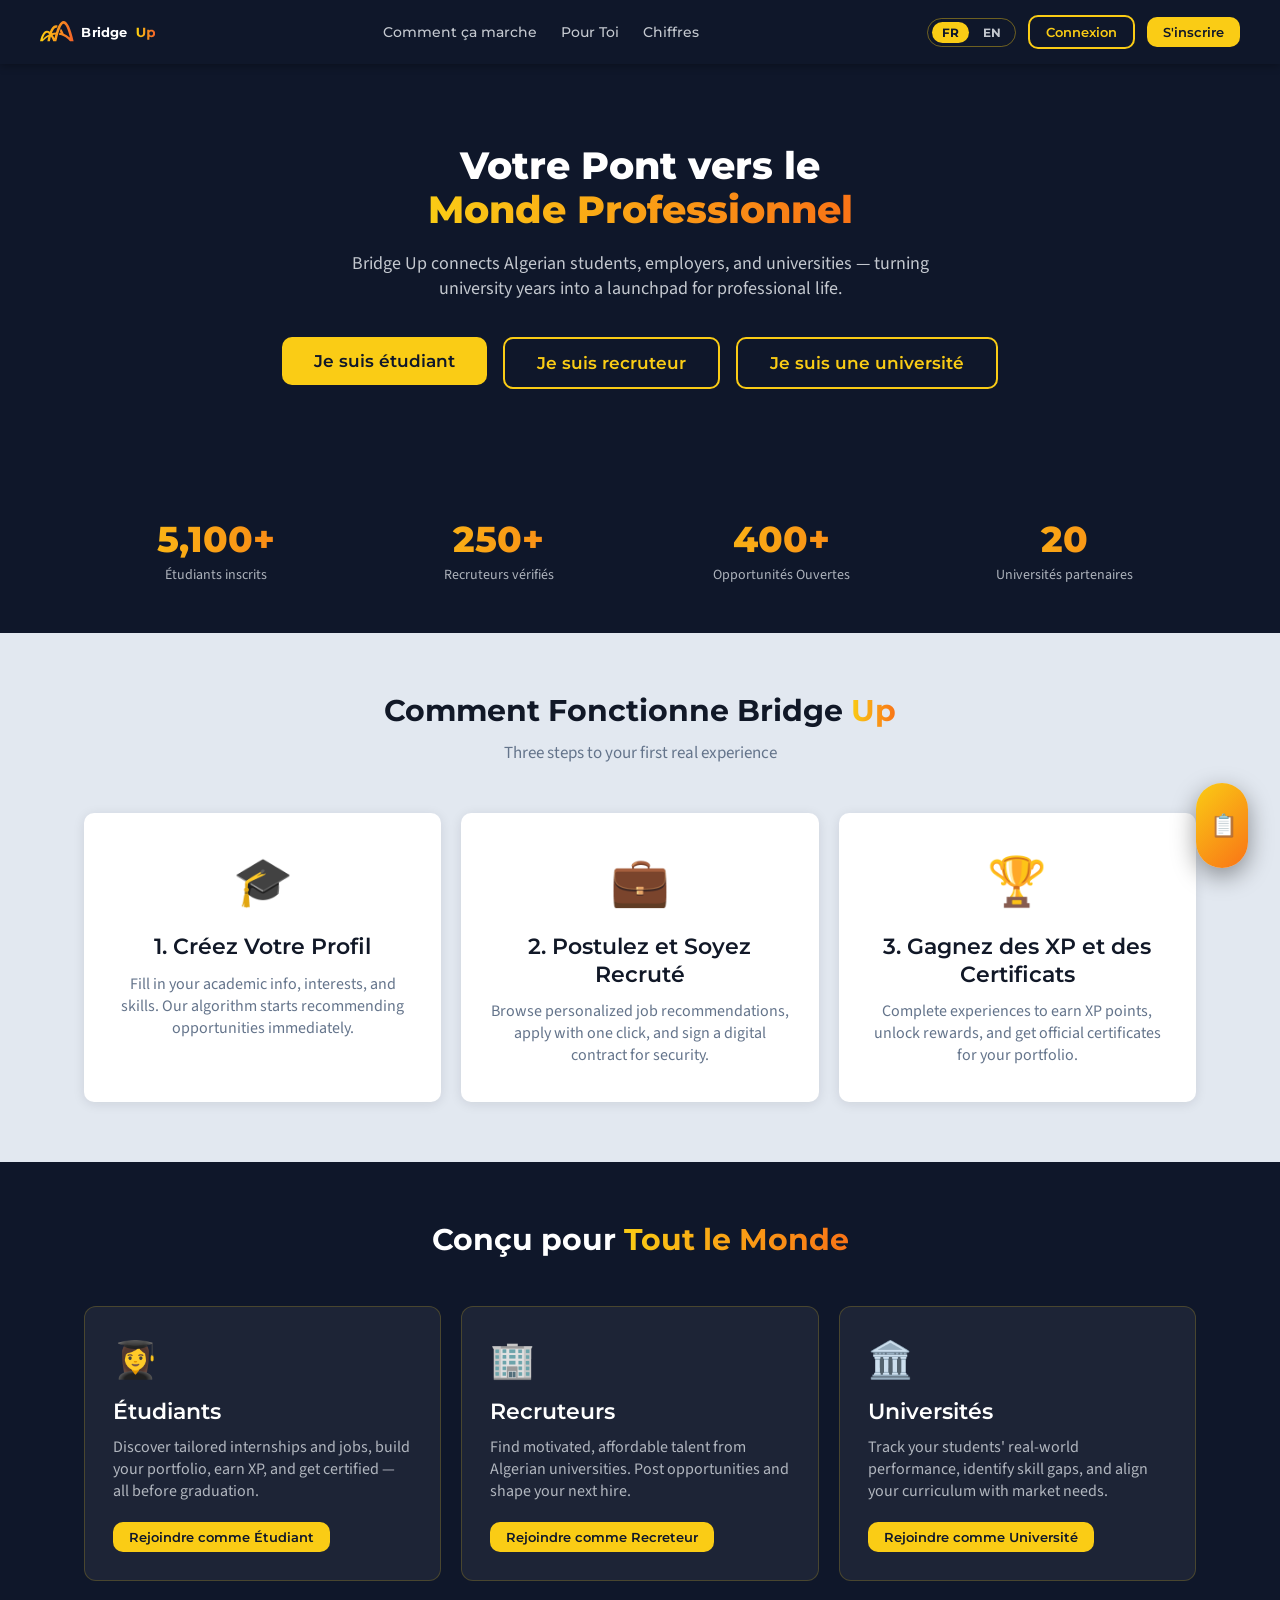
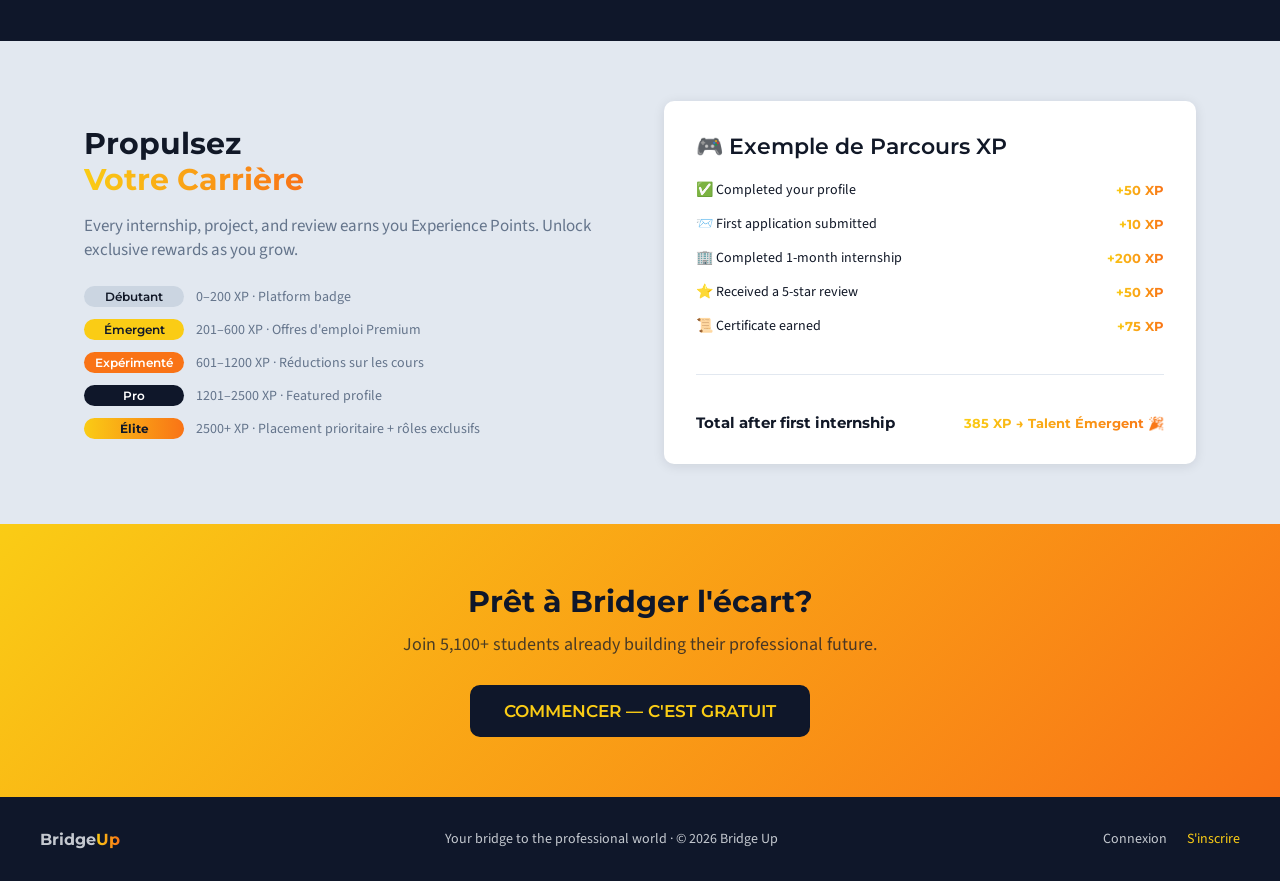
<file: index.html>
<!DOCTYPE html>
<html lang="en">

<head>
  <meta charset="UTF-8" />
  <meta name="viewport" content="width=device-width,initial-scale=1.0" />
  <title>Bridge Up — Your Bridge to the Professional World</title>
  <link rel="stylesheet" href="css/style.css" />
</head>

<body>

  <!-- NAVBAR -->
  <nav class="navbar">
    <div class="nav-brand">
      <svg id="Layer_2" data-name="Layer 2" xmlns="http://www.w3.org/2000/svg"
        xmlns:xlink="http://www.w3.org/1999/xlink" viewBox="0 0 1708.12 444.99" style="height:38px; padding-top:8px;">
        <defs>
          <style>
            .cls-1 {
              fill: url(#linear-gradient-2);
            }

            .cls-2 {
              letter-spacing: 0em;
            }

            .cls-3 {
              fill: url(#linear-gradient-3);
            }

            .cls-4 {
              fill: #fff;
              font-family: Montserrat-Bold, Montserrat;
              font-size: 200px;
              font-weight: 700;
            }

            .cls-5 {
              fill: url(#linear-gradient);
            }
          </style>
          <linearGradient id="linear-gradient" x1="0" y1="150.65" x2="498.5" y2="150.65" gradientUnits="userSpaceOnUse">
            <stop offset="0" stop-color="#fed10e" />
            <stop offset="1" stop-color="#f36129" />
          </linearGradient>
          <linearGradient id="linear-gradient-2" x1="1434.32" y1="187.85" x2="1708.12" y2="187.85"
            xlink:href="#linear-gradient" />
          <linearGradient id="linear-gradient-3" x1="1434.32" y1="187.85" x2="1708.12" y2="187.85"
            xlink:href="#linear-gradient" />
        </defs>
        <g id="Layer_1-2" data-name="Layer 1">
          <g>
            <path class="cls-5"
              d="M349.91,0c-54.11,0-94.7,102.27-113.15,171.58-20.82,0-41.27,5.66-60.2,11.63,15.29-43.63,36.17-84.38,61-84.38,3.62.04,7.22.9,10.77,2.4l13.68-31.37c-8.55-3.64-18.01-6.3-27.44-5.43-39.2,0-67.96,45.59-87.91,96.77-13.16-10.53-27.54-17.2-43.02-17.2-59.38,0-87.34,91.85-103.64,157.3h44.26s27.57-37.09,79.44-66.33c-9.36,37.52-13.63,66.33-13.63,66.33h36.22s5.56-32.58,15.87-71.59c11.4,18.3,23.33,41.86,35.04,71.59h46.78S297.02,41.73,349.45,39.9c37.92-1.33,76.59,130.55,94.43,206-33.86-25.15-61.58-44.21-92.58-56.74h-.01c-10.82-24.02-24.7-52.56-41.52-76.3l-15.06,40.63c7.04,12.46,11.35,22.23,11.53,22.66-5.75-1.04-11.69-1.92-17.87-2.61l-8.13,30.17c109.45,16.21,164.68,97.59,164.68,97.59h53.58C456.08,102.27,404.94,0,349.91,0ZM133.5,199.45c-55.17,28.8-92.37,69.59-92.37,69.59,11.29-37.37,33.2-93.85,62.51-93.85,7.28,0,18.35,5.64,31.48,19.04.92.94,1.86,1.93,2.81,2.95-1.49.75-2.96,1.5-4.43,2.27ZM213.71,255.52c-7.31-14.18-16.16-30.66-26.42-46.52,12.83-3.4,26.48-5.97,40.92-7.42-5.66,20.61-10.46,39.31-14.5,53.94Z" />
            <text class="cls-4" transform="translate(612.04 238.45)">
              <tspan x="0" y="0">B</tspan>
              <tspan class="cls-2" x="153" y="0">r</tspan>
              <tspan x="238.4" y="0">idge</tspan>
            </text>
            <g>
              <path class="cls-1"
                d="M1497.72,240.85c-19.87,0-35.4-5.53-46.6-16.6-11.2-11.07-16.8-26.87-16.8-47.4v-78.4h32.4v77.2c0,13.33,2.73,22.93,8.2,28.8,5.46,5.87,13.13,8.8,23,8.8s17.53-2.93,23-8.8c5.46-5.87,8.2-15.47,8.2-28.8v-77.2h32v78.4c0,20.53-5.6,36.33-16.8,47.4-11.2,11.07-26.73,16.6-46.6,16.6Z" />
              <path class="cls-3"
                d="M1590.92,277.25v-146.4h29.8v22l-.6,32,2,31.8v60.6h-31.2ZM1654.52,240.05c-9.07,0-17-2-23.8-6s-12.1-10.1-15.9-18.3-5.7-18.57-5.7-31.1,1.8-23.07,5.4-31.2c3.6-8.13,8.8-14.2,15.6-18.2,6.8-4,14.93-6,24.4-6,10.13,0,19.23,2.3,27.3,6.9,8.07,4.6,14.47,11.03,19.2,19.3,4.73,8.27,7.1,18,7.1,29.2s-2.37,21.13-7.1,29.4c-4.73,8.27-11.13,14.67-19.2,19.2-8.07,4.53-17.17,6.8-27.3,6.8ZM1649.12,214.45c5.2,0,9.83-1.2,13.9-3.6,4.07-2.4,7.33-5.83,9.8-10.3,2.47-4.46,3.7-9.77,3.7-15.9s-1.23-11.6-3.7-16c-2.47-4.4-5.73-7.8-9.8-10.2-4.07-2.4-8.7-3.6-13.9-3.6s-9.87,1.2-14,3.6c-4.13,2.4-7.4,5.8-9.8,10.2-2.4,4.4-3.6,9.73-3.6,16s1.2,11.43,3.6,15.9c2.4,4.47,5.67,7.9,9.8,10.3,4.13,2.4,8.8,3.6,14,3.6Z" />
            </g>
          </g>
        </g>
      </svg>
    </div>
    <div class="nav-links">
      <a href="#how">How it Works</a>
      <a href="#personas">For You</a>
      <a href="#stats">Numbers</a>
    </div>
    <div class="nav-actions">
      <div id="lang-toggle"></div>
      <a href="login.html"><button class="btn btn-outline btn-sm">Login</button></a>
      <a href="register.html"><button class="btn btn-primary btn-sm">Get Started</button></a>
    </div>
  </nav>

  <!-- HERO -->
  <section class="hero">
    <h1>Your Bridge to the<br><span class="grad-text">Professional World</span></h1>
    <p>Bridge Up connects Algerian students, employers, and universities — turning university years into a launchpad for
      professional life.</p>
    <div class="hero-actions">
      <a href="register.html?role=student"><button class="btn btn-primary btn-lg">I'm a Student</button></a>
      <a href="register.html?role=recruiter"><button class="btn btn-outline btn-lg">I'm a Recruiter</button></a>
      <a href="register.html?role=university"><button class="btn btn-outline btn-lg">I'm a University</button></a>
    </div>
  </section>

  <!-- STATS STRIP -->
  <section style="background:#0F172A;padding:48px 0;" id="stats">
    <div class="container grid-4" style="text-align:center">
      <div>
        <div
          style="font-family:Montserrat,sans-serif;font-weight:800;font-size:36px;background:linear-gradient(90deg,#FACC15,#F97316);-webkit-background-clip:text;-webkit-text-fill-color:transparent;background-clip:text"
          id="counter-students">5,100+</div>
        <div style="color:rgba(241,245,249,0.7);font-size:14px;margin-top:4px">Students Registered</div>
      </div>
      <div>
        <div
          style="font-family:Montserrat,sans-serif;font-weight:800;font-size:36px;background:linear-gradient(90deg,#FACC15,#F97316);-webkit-background-clip:text;-webkit-text-fill-color:transparent;background-clip:text">
          250+</div>
        <div style="color:rgba(241,245,249,0.7);font-size:14px;margin-top:4px">Verified Recruiters</div>
      </div>
      <div>
        <div
          style="font-family:Montserrat,sans-serif;font-weight:800;font-size:36px;background:linear-gradient(90deg,#FACC15,#F97316);-webkit-background-clip:text;-webkit-text-fill-color:transparent;background-clip:text">
          400+</div>
        <div style="color:rgba(241,245,249,0.7);font-size:14px;margin-top:4px">Open Opportunities</div>
      </div>
      <div>
        <div
          style="font-family:Montserrat,sans-serif;font-weight:800;font-size:36px;background:linear-gradient(90deg,#FACC15,#F97316);-webkit-background-clip:text;-webkit-text-fill-color:transparent;background-clip:text">
          20</div>
        <div style="color:rgba(241,245,249,0.7);font-size:14px;margin-top:4px">Partner Universities</div>
      </div>
    </div>
  </section>

  <!-- HOW IT WORKS -->
  <section class="section" id="how">
    <div class="container">
      <div style="text-align:center;margin-bottom:48px">
        <h2>How Bridge <span class="grad-text">Up</span> Works</h2>
        <p style="color:#64748B;margin-top:12px;font-size:17px">Three steps to your first real experience</p>
      </div>
      <div class="grid-3">
        <div class="card" style="text-align:center;padding:36px 28px">
          <div style="font-size:48px;margin-bottom:16px">🎓</div>
          <h3 style="margin-bottom:12px">1. Create Your Profile</h3>
          <p style="color:#64748B">Fill in your academic info, interests, and skills. Our algorithm starts recommending
            opportunities immediately.</p>
        </div>
        <div class="card" style="text-align:center;padding:36px 28px">
          <div style="font-size:48px;margin-bottom:16px">💼</div>
          <h3 style="margin-bottom:12px">2. Apply & Get Hired</h3>
          <p style="color:#64748B">Browse personalized job recommendations, apply with one click, and sign a digital
            contract for security.</p>
        </div>
        <div class="card" style="text-align:center;padding:36px 28px">
          <div style="font-size:48px;margin-bottom:16px">🏆</div>
          <h3 style="margin-bottom:12px">3. Earn XP & Certificates</h3>
          <p style="color:#64748B">Complete experiences to earn XP points, unlock rewards, and get official certificates
            for your portfolio.</p>
        </div>
      </div>
    </div>
  </section>

  <!-- FOR EACH PERSONA -->
  <section class="section" id="personas" style="background:var(--blue)">
    <div class="container">
      <div style="text-align:center;margin-bottom:48px">
        <h2 style="color:#fff">Built for <span class="grad-text">Everyone</span></h2>
      </div>
      <div class="grid-3">
        <div
          style="background:rgba(255,255,255,0.06);border-radius:12px;padding:28px;border:1px solid rgba(250,204,21,0.2)">
          <div style="font-size:36px;margin-bottom:12px">👩‍🎓</div>
          <h3 style="color:#fff;margin-bottom:10px">Students</h3>
          <p style="color:rgba(241,245,249,0.7);margin-bottom:20px">Discover tailored internships and jobs, build your
            portfolio, earn XP, and get certified — all before graduation.</p>
          <a href="register.html?role=student"><button class="btn btn-primary btn-sm">JOIN AS STUDENT</button></a>
        </div>
        <div
          style="background:rgba(255,255,255,0.06);border-radius:12px;padding:28px;border:1px solid rgba(250,204,21,0.2)">
          <div style="font-size:36px;margin-bottom:12px">🏢</div>
          <h3 style="color:#fff;margin-bottom:10px">Recruiters</h3>
          <p style="color:rgba(241,245,249,0.7);margin-bottom:20px">Find motivated, affordable talent from Algerian
            universities. Post opportunities and shape your next hire.</p>
          <a href="register.html?role=recruiter"><button class="btn btn-primary btn-sm">Join as Recruiter</button></a>
        </div>
        <div
          style="background:rgba(255,255,255,0.06);border-radius:12px;padding:28px;border:1px solid rgba(250,204,21,0.2)">
          <div style="font-size:36px;margin-bottom:12px">🏛️</div>
          <h3 style="color:#fff;margin-bottom:10px">Universities</h3>
          <p style="color:rgba(241,245,249,0.7);margin-bottom:20px">Track your students' real-world performance,
            identify skill gaps, and align your curriculum with market needs.</p>
          <a href="register.html?role=university"><button class="btn btn-primary btn-sm">Join as University</button></a>
        </div>
      </div>
    </div>
  </section>

  <!-- XP GAMIFICATION SECTION -->
  <section class="section">
    <div class="container">
      <div class="grid-2" style="align-items:center;gap:48px">
        <div>
          <h2>Level Up Your<br><span class="grad-text">Career Game</span></h2>
          <p style="color:#64748B;margin:16px 0 24px;font-size:17px">Every internship, project, and review earns you
            Experience Points. Unlock exclusive rewards as you grow.</p>
          <div style="display:flex;flex-direction:column;gap:12px">
            <div style="display:flex;align-items:center;gap:12px"><span class="badge badge-gray"
                style="min-width:100px;text-align:center">Starter</span><span style="font-size:14px;color:#64748B">0–200
                XP · Platform badge</span></div>
            <div style="display:flex;align-items:center;gap:12px"><span class="badge badge-yellow"
                style="min-width:100px;text-align:center">Rising Talent</span><span
                style="font-size:14px;color:#64748B">201–600 XP · Premium job listings</span></div>
            <div style="display:flex;align-items:center;gap:12px"><span class="badge badge-orange"
                style="min-width:100px;text-align:center">Experienced</span><span
                style="font-size:14px;color:#64748B">601–1200 XP · Course discounts</span></div>
            <div style="display:flex;align-items:center;gap:12px"><span class="badge badge-blue"
                style="min-width:100px;text-align:center">Pro</span><span style="font-size:14px;color:#64748B">1201–2500
                XP · Featured profile</span></div>
            <div style="display:flex;align-items:center;gap:12px"><span
                style="background:linear-gradient(90deg,#FACC15,#F97316);color:var(--blue);padding:3px 10px;border-radius:20px;font-size:12px;font-weight:700;min-width:100px;text-align:center;font-family:Montserrat,sans-serif">Elite</span><span
                style="font-size:14px;color:#64748B">2500+ XP · Priority placement + exclusive roles</span></div>
          </div>
        </div>
        <div class="card" style="padding:32px">
          <h3 style="margin-bottom:20px">🎮 Sample XP Journey</h3>
          <div style="display:flex;flex-direction:column;gap:14px">
            <div style="display:flex;justify-content:space-between;align-items:center;font-size:14px"><span>✅ Completed
                your profile</span><span class="job-xp">+50 XP</span></div>
            <div style="display:flex;justify-content:space-between;align-items:center;font-size:14px"><span>📨 First
                application submitted</span><span class="job-xp">+10 XP</span></div>
            <div style="display:flex;justify-content:space-between;align-items:center;font-size:14px"><span>🏢 Completed
                1-month internship</span><span class="job-xp">+200 XP</span></div>
            <div style="display:flex;justify-content:space-between;align-items:center;font-size:14px"><span>⭐ Received a
                5-star review</span><span class="job-xp">+50 XP</span></div>
            <div style="display:flex;justify-content:space-between;align-items:center;font-size:14px"><span>📜
                Certificate earned</span><span class="job-xp">+75 XP</span></div>
            <hr class="divider" />
            <div
              style="display:flex;justify-content:space-between;align-items:center;font-size:15px;font-family:Montserrat,sans-serif;font-weight:700">
              <span>Total after first internship</span><span class="job-xp">385 XP → Rising Talent 🎉</span></div>
          </div>
        </div>
      </div>
    </div>
  </section>

  <!-- CTA -->
  <section style="background:linear-gradient(135deg,#FACC15,#F97316);padding:60px 24px;text-align:center">
    <h2 style="color:var(--blue);margin-bottom:12px">Ready to bridge the gap?</h2>
    <p style="color:rgba(15,23,42,0.75);font-size:18px;margin-bottom:28px">Join 5,100+ students already building their
      professional future.</p>
    <a href="register.html"><button class="btn btn-dark btn-lg">GET STARTED — IT'S FREE</button></a>
  </section>

  <!-- FOOTER -->
  <footer
    style="background:var(--blue);color:var(--muted);padding:32px 40px;display:flex;justify-content:space-between;align-items:center;flex-wrap:wrap;gap:16px">
    <div style="font-family:Montserrat,sans-serif;font-weight:700;font-size:16px">Bridge<span
        style="background:linear-gradient(90deg,#FACC15,#F97316);-webkit-background-clip:text;-webkit-text-fill-color:transparent;background-clip:text">Up</span>
    </div>
    <div style="font-size:14px">Your bridge to the professional world · © 2026 Bridge Up</div>
    <div style="display:flex;gap:20px;font-size:14px">
      <a href="login.html" style="color:var(--muted)">Login</a>
      <a href="register.html" style="color:var(--yellow)">Get Started</a>
    </div>
  </footer>
  <script src="translations.js"></script>
  <script src="db.js"></script>
  <script src="app.js"></script>
  <script>
    I18N.init();

    // Inject the toggle into the hardcoded navbar
    const toggleContainer = document.getElementById('lang-toggle');
    if (toggleContainer) {
      toggleContainer.innerHTML = buildLangToggle();
    }

    // Redirect if already logged in
    window.addEventListener("DOMContentLoaded", () => {
      const session = Auth.get();
      if (session) {
        if (session.role === "student") window.location.href = "student-dashboard.html";
        else if (session.role === "recruiter") window.location.href = "recruiter-dashboard.html";
        else if (session.role === "university") window.location.href = "university-dashboard.html";
      }
    });
  </script>
</body>

</html>
</file>
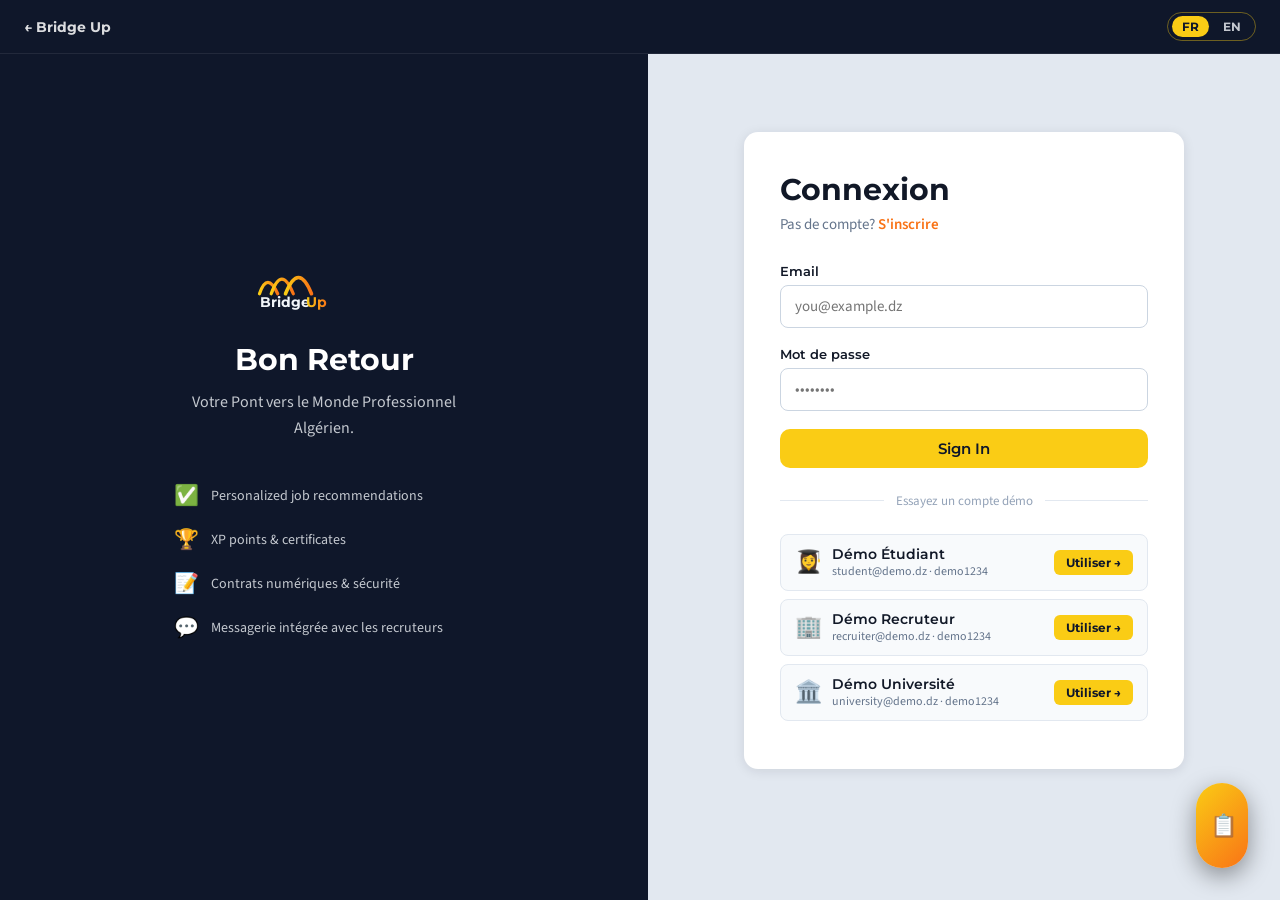
<file: certificate.html>
<!DOCTYPE html>
<html lang="en">

<head>
    <meta charset="UTF-8" />
    <meta name="viewport" content="width=device-width,initial-scale=1.0" />
    <title>Certificate — Bridge Up</title>
    <link rel="stylesheet" href="css/style.css" />
    <style>
        @media print {

            .navbar,
            .btn,
            .no-print {
                display: none !important;
            }

            body {
                background: #fff;
            }

            .certificate-card {
                box-shadow: none;
                border: 3px solid #FACC15;
            }
        }

        .cert-grid {
            display: grid;
            grid-template-columns: repeat(auto-fill, minmax(320px, 1fr));
            gap: 20px;
            margin-bottom: 32px;
        }

        .cert-thumb {
            background: var(--card);
            border-radius: 12px;
            box-shadow: var(--shadow);
            padding: 20px;
            border-left: 4px solid var(--yellow);
            display: flex;
            align-items: center;
            gap: 16px;
            cursor: pointer;
            transition: transform .2s, box-shadow .2s;
        }

        .cert-thumb:hover {
            transform: translateY(-2px);
            box-shadow: 0 6px 20px rgba(15, 23, 42, 0.13);
        }
    </style>
</head>

<body>
    <div id="nav" class="no-print"></div>
    <div class="page-content">

        <!-- LIST VIEW -->
        <div id="listView">
            <div class="section-header" style="margin-bottom:24px">
                <div>
                    <h2>My Certificates</h2>
                    <p style="color:#64748B;margin-top:4px;font-size:15px">Official proof of your completed engagements
                        on Bridge Up.</p>
                </div>
                <div style="display:flex;gap:10px">
                    <select id="certFilter" onchange="filterCerts()"
                        style="padding:8px 14px;border:1.5px solid #CBD5E1;border-radius:8px;font-size:13px;outline:none">
                        <option value="">All Types</option>
                        <option>Internship</option>
                        <option>Freelance Project</option>
                        <option>Part-time</option>
                    </select>
                </div>
            </div>

            <div class="cert-grid" id="certGrid"></div>

            <div style="background:linear-gradient(135deg,#FFFBEB,#FFF7ED);border:1.5px solid var(--yellow);border-radius:12px;padding:24px;text-align:center"
                class="no-print">
                <div style="font-size:36px;margin-bottom:10px">🏆</div>
                <h3 style="margin-bottom:8px">Earn More Certificates</h3>
                <p style="color:#64748B;font-size:14px;margin-bottom:16px">Apply to opportunities, complete them, and
                    collect official certificates for your portfolio.</p>
                <a href="job-listing.html"><button class="btn btn-primary">Browse Opportunities →</button></a>
            </div>
        </div>

        <!-- DETAIL VIEW (printable) -->
        <div id="detailView" style="display:none">
            <div class="no-print" style="display:flex;align-items:center;gap:12px;margin-bottom:24px">
                <button class="btn btn-ghost btn-sm" onclick="showList()">← Back</button>
                <div style="display:flex;gap:10px;margin-left:auto">
                    <button class="btn btn-outline btn-sm" onclick="window.print()">🖨️ Print / PDF</button>
                    <button class="btn btn-primary btn-sm" onclick="showToast('Certificate link copied!','success')">🔗
                        Share Link</button>
                </div>
            </div>

            <div class="certificate-card">
                <!-- Header decoration -->
                <div style="display:flex;justify-content:space-between;align-items:flex-start;margin-bottom:32px">
                    <svg xmlns="http://www.w3.org/2000/svg" viewBox="0 0 220 80" fill="none" style="height:36px">
                        <defs>
                            <linearGradient id="gL" x1="0%" y1="0%" x2="100%" y2="0%">
                                <stop offset="0%" stop-color="#FACC15" />
                                <stop offset="100%" stop-color="#F97316" />
                            </linearGradient>
                        </defs>
                        <path d="M10 55 Q22 20 38 55" stroke="url(#gL)" stroke-width="5" fill="none"
                            stroke-linecap="round" />
                        <path d="M28 55 Q44 10 62 55" stroke="url(#gL)" stroke-width="5" fill="none"
                            stroke-linecap="round" />
                        <path d="M50 55 Q70 5 90 55" stroke="url(#gL)" stroke-width="5.5" fill="none"
                            stroke-linecap="round" /><text x="10" y="75" font-family="Montserrat,sans-serif"
                            font-weight="700" font-size="22" fill="#0F172A">Bridge</text><text x="82" y="75"
                            font-family="Montserrat,sans-serif" font-weight="700" font-size="22"
                            fill="url(#gL)">Up</text>
                    </svg>
                    <div style="text-align:right">
                        <div
                            style="font-size:11px;color:#94A3B8;font-family:Montserrat,sans-serif;font-weight:600;letter-spacing:.5px">
                            CERTIFICATE ID</div>
                        <div style="font-family:Montserrat,sans-serif;font-weight:700;font-size:13px;color:var(--blue)"
                            id="certId">–</div>
                    </div>
                </div>

                <!-- Badge -->
                <div style="display:flex;justify-content:center;margin-bottom:24px">
                    <div
                        style="width:90px;height:90px;border-radius:50%;background:linear-gradient(135deg,var(--yellow),var(--orange));display:flex;align-items:center;justify-content:center;font-size:40px;box-shadow:0 4px 20px rgba(249,115,22,0.35)">
                        🏅</div>
                </div>

                <!-- Title -->
                <div
                    style="font-size:13px;letter-spacing:2px;text-transform:uppercase;color:#94A3B8;font-family:Montserrat,sans-serif;font-weight:600;margin-bottom:10px">
                    Certificate of Completion</div>
                <p style="font-size:15px;color:#64748B;margin-bottom:6px">This certifies that</p>
                <h1 style="font-size:32px;font-family:Montserrat,sans-serif;font-weight:800;color:var(--blue);margin-bottom:6px"
                    id="certStudentName">–</h1>
                <p style="font-size:15px;color:#64748B;margin-bottom:6px">has successfully completed</p>
                <h2 style="font-size:24px;font-family:Montserrat,sans-serif;font-weight:700;margin-bottom:4px"
                    id="certRole">–</h2>
                <div style="font-size:15px;color:#64748B;margin-bottom:4px">at <strong id="certCompany">–</strong></div>
                <div style="font-size:14px;color:#94A3B8;margin-bottom:28px" id="certDuration">–</div>

                <!-- XP badge -->
                <div
                    style="display:inline-flex;align-items:center;gap:8px;background:linear-gradient(90deg,#FACC15,#F97316);padding:8px 20px;border-radius:30px;margin-bottom:28px">
                    <span style="font-size:16px">⚡</span>
                    <span style="font-family:Montserrat,sans-serif;font-weight:700;font-size:15px;color:var(--blue)"
                        id="certXP">+0 XP Earned</span>
                </div>

                <!-- Skills -->
                <div style="margin-bottom:28px">
                    <div
                        style="font-size:12px;color:#94A3B8;font-family:Montserrat,sans-serif;font-weight:600;letter-spacing:.5px;margin-bottom:8px">
                        SKILLS DEMONSTRATED</div>
                    <div id="certSkills" style="display:flex;justify-content:center;flex-wrap:wrap;gap:6px"></div>
                </div>

                <!-- Signatures -->
                <div
                    style="display:flex;justify-content:space-around;flex-wrap:wrap;gap:24px;border-top:1px solid #E2E8F0;padding-top:24px;margin-bottom:16px">
                    <div style="text-align:center">
                        <div
                            style="font-family:'Montserrat',sans-serif;font-size:18px;font-weight:700;color:var(--orange);font-style:italic;margin-bottom:6px">
                            Bridge Up</div>
                        <div style="width:80px;height:1px;background:#CBD5E1;margin:0 auto 6px"></div>
                        <div style="font-size:12px;color:#94A3B8">Platform Director</div>
                    </div>
                    <div style="text-align:center">
                        <div style="font-family:'Montserrat',sans-serif;font-size:18px;font-weight:700;color:var(--blue);font-style:italic;margin-bottom:6px"
                            id="certRecruiterSig">–</div>
                        <div style="width:80px;height:1px;background:#CBD5E1;margin:0 auto 6px"></div>
                        <div style="font-size:12px;color:#94A3B8">Employer Representative</div>
                    </div>
                </div>

                <!-- Footer -->
                <div
                    style="background:#F8FAFC;border-radius:8px;padding:12px 16px;font-size:12px;color:#94A3B8;text-align:center;line-height:1.6">
                    This certificate is issued by Bridge Up and is verifiable at <strong
                        style="color:var(--blue)">bridgeup.dz/verify/<span id="certIdFoot">–</span></strong><br />
                    Issued on <span id="certIssuedDate">–</span> · Valid indefinitely
                </div>
            </div>
        </div>
    </div>

    <div id="toast-container"></div>
    <script src="translations.js"></script>
    <script src="db.js"></script>
    <script src="app.js"></script>
    <script>
        I18N.init();
        let student, certs = [];

        window.addEventListener("DOMContentLoaded", () => {
            const s = Auth.requireAuth(["student"]); if (!s) return;
            document.getElementById("nav").innerHTML = buildNavbar("My Profile", "student");
            student = BridgeDB.getStudentById(s.id) || BridgeDB.students[0];
            const TYPES = ["Internship", "Freelance Project", "Part-time", "Internship", "Internship"];
            certs = Array.from({ length: Math.max(student.certificates, 3) }, (_, i) => {
                const job = BridgeDB.jobs[i * 30 % BridgeDB.jobs.length];
                return { id: `BU-CERT-${Date.now().toString().slice(-6)}-${i}`, title: job.title, company: job.company, type: TYPES[i % TYPES.length], duration: job.duration, xp: job.xpReward, skills: job.requiredSkills, recruiter: BridgeDB.getRecruiterById(job.recruiterId)?.name || "Company HR", issued: `2026-0${Math.min(i + 1, 9)}-15`, idx: i };
            });
            renderCertList(certs);
            const params = new URLSearchParams(location.search);
            if (params.get("show")) openCert(parseInt(params.get("show")) || 0);
        });

        function renderCertList(list) {
            document.getElementById("certGrid").innerHTML = list.map((c, i) => `
    <div class="cert-thumb" onclick="openCert(${c.idx})">
      <div style="width:52px;height:52px;border-radius:12px;background:linear-gradient(135deg,var(--yellow),var(--orange));display:flex;align-items:center;justify-content:center;font-size:26px;flex-shrink:0">🏅</div>
      <div style="flex:1">
        <div style="font-family:Montserrat,sans-serif;font-weight:700;font-size:15px;margin-bottom:3px">${c.title}</div>
        <div style="font-size:13px;color:#64748B;margin-bottom:6px">${c.company} · ${c.type}</div>
        <div style="display:flex;align-items:center;gap:10px">
          <span class="job-xp">+${c.xp} XP</span>
          <span style="font-size:12px;color:#94A3B8">Issued ${c.issued}</span>
        </div>
      </div>
      <button class="btn btn-outline btn-sm no-print" onclick="event.stopPropagation();openCert(${c.idx})">View →</button>
    </div>`).join("") || `<div class="empty-state" style="grid-column:1/-1"><p>No certificates yet. Complete an engagement to earn your first one!</p></div>`;
        }

        function openCert(idx) {
            const c = certs[idx]; if (!c) return;
            document.getElementById("listView").style.display = "none";
            document.getElementById("detailView").style.display = "block";
            const cid = c.id;
            document.getElementById("certId").textContent = cid;
            document.getElementById("certIdFoot").textContent = cid;
            document.getElementById("certStudentName").textContent = student.name;
            document.getElementById("certRole").textContent = c.title;
            document.getElementById("certCompany").textContent = c.company;
            document.getElementById("certDuration").textContent = `Duration: ${c.duration}`;
            document.getElementById("certXP").textContent = `+${c.xp} XP Earned`;
            document.getElementById("certSkills").innerHTML = c.skills.map(s => `<span class="tag">${s}</span>`).join("");
            document.getElementById("certRecruiterSig").textContent = c.recruiter;
            document.getElementById("certIssuedDate").textContent = new Date(c.issued).toLocaleDateString("en-GB", { day: "2-digit", month: "long", year: "numeric" });
        }

        function showList() {
            document.getElementById("listView").style.display = "block";
            document.getElementById("detailView").style.display = "none";
        }

        function filterCerts() {
            const f = document.getElementById("certFilter").value;
            renderCertList(f ? certs.filter(c => c.type === f) : certs);
        }
    </script>
</body>

</html>
</file>
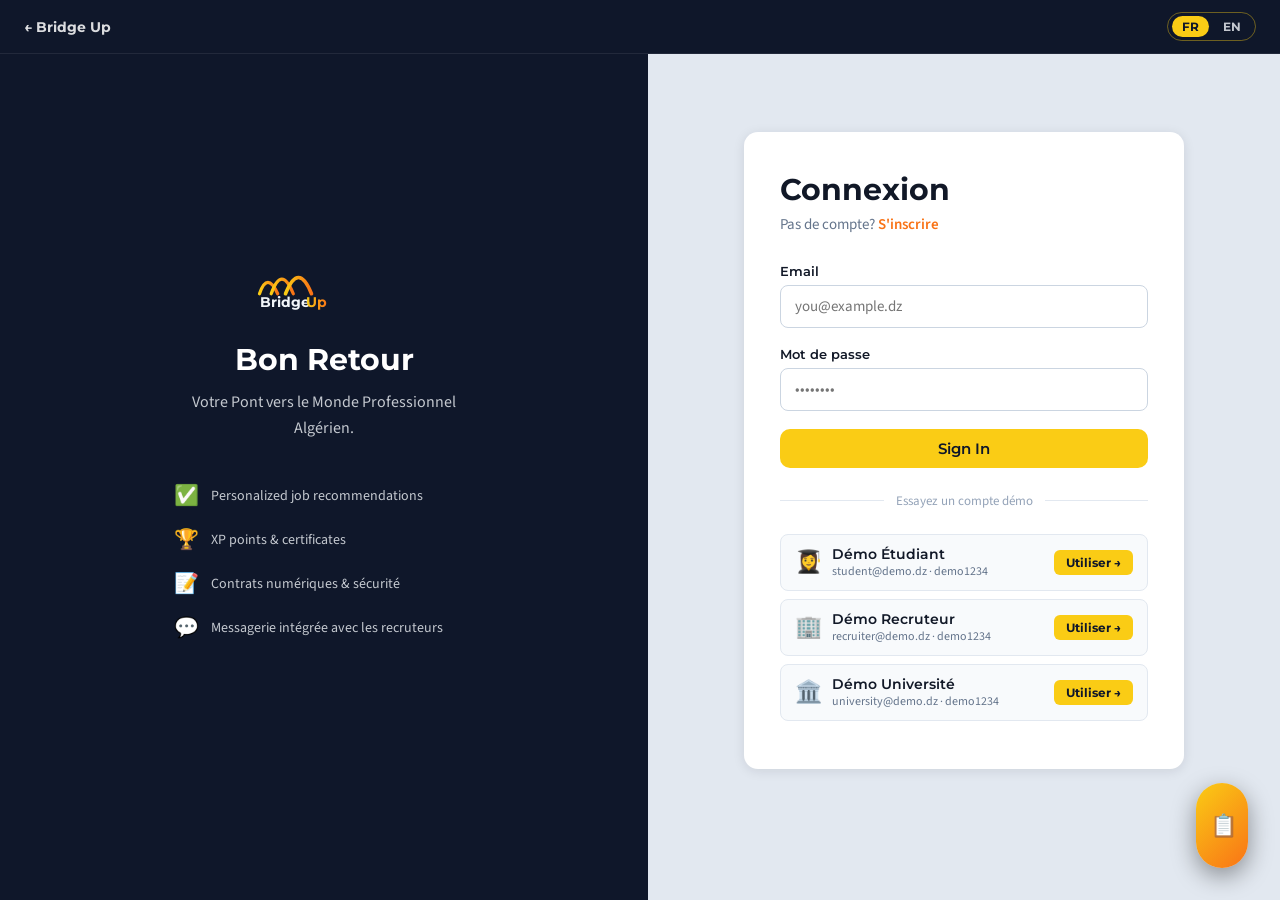
<file: chat.html>
<!DOCTYPE html>
<html lang="en">

<head>
    <meta charset="UTF-8" />
    <meta name="viewport" content="width=device-width,initial-scale=1.0" />
    <title>Messages — Bridge Up</title>
    <link rel="stylesheet" href="css/style.css" />
</head>

<body>
    <div id="nav"></div>
    <div class="chat-layout">
        <div class="chat-sidebar">
            <div style="padding:16px;border-bottom:1px solid #E2E8F0">
                <input type="text" id="contactSearch" placeholder="Search conversations…"
                    style="width:100%;padding:8px 12px;border:1.5px solid #CBD5E1;border-radius:20px;font-size:13px;outline:none"
                    oninput="filterContacts()" />
            </div>
            <div id="contactList"></div>
        </div>
        <div class="chat-main">
            <div
                style="background:var(--card);border-bottom:1px solid #E2E8F0;padding:14px 20px;display:flex;align-items:center;gap:12px">
                <div id="chatHeaderAvatar" class="avatar avatar-sm" style="display:inline-flex"></div>
                <div>
                    <div style="font-family:Montserrat,sans-serif;font-weight:700;font-size:15px" id="chatHeaderName">
                        Select a conversation</div>
                    <div style="font-size:12px;color:var(--success)" id="chatHeaderStatus"></div>
                </div>
            </div>
            <div class="chat-messages" id="chatMessages">
                <div style="text-align:center;color:#94A3B8;margin:auto;padding:40px 20px">
                    <div style="font-size:48px;margin-bottom:12px">💬</div>
                    <p>Select a conversation to start messaging</p>
                </div>
            </div>
            <div class="chat-input-bar">
                <input type="text" id="msgInput" placeholder="Type a message…"
                    onkeydown="if(event.key==='Enter')sendMsg()" />
                <button class="btn btn-ghost btn-sm" onclick="showToast('File attachment coming soon.','info')"
                    title="Attach file">📎</button>
                <button class="btn btn-primary btn-sm" onclick="sendMsg()">Send</button>
            </div>
        </div>
    </div>
    <div id="toast-container"></div>
    <script src="translations.js"></script>
    <script src="db.js"></script>
    <script src="app.js"></script>
    <script>
        I18N.init();
        const CONVOS = [
            { id: 1, name: "Djezzy HR Team", role: "Recruiter", msgs: [{ me: false, text: "Hello! We reviewed your application for the Marketing Intern position.", time: "10:20 AM" }, { me: true, text: "Hi! Thank you so much for reaching out. I'm very excited about this opportunity.", time: "10:25 AM" }, { me: false, text: "We'd like to schedule an interview. Are you available this week?", time: "10:26 AM" }, { me: true, text: "Absolutely! I'm available Tuesday and Thursday afternoon.", time: "10:28 AM" }, { me: false, text: "Perfect. We'll confirm via email. Please bring your CV and portfolio.", time: "10:30 AM" }], unread: 2 },
            { id: 2, name: "Sonatrach Recruitment", role: "Recruiter", msgs: [{ me: false, text: "Your profile came up in our talent search for engineering interns.", time: "Yesterday" }, { me: true, text: "Thank you! I would love to learn more about the opportunity.", time: "Yesterday" }, { me: false, text: "We're looking for students with AutoCAD experience. Do you have that?", time: "Yesterday" }], unread: 1 },
            { id: 3, name: "Cevital HR", role: "Recruiter", msgs: [{ me: true, text: "Hello, I applied to the Finance Analyst Intern position last week.", time: "Mon" }, { me: false, text: "Hi! Yes, we received your application. We'll review it shortly.", time: "Mon" }], unread: 0 },
            { id: 4, name: "Université Badji Mokhtar", role: "University", msgs: [{ me: false, text: "Hello! We noticed you've been very active on Bridge Up. Keep it up!", time: "Sun" }, { me: true, text: "Thank you! The platform has been incredibly helpful.", time: "Sun" }], unread: 0 },
            { id: 5, name: "Amine Benali", role: "Student", msgs: [{ me: false, text: "Hey, did you apply to the Djezzy internship too?", time: "Sat" }, { me: true, text: "Yes! Did you get a response?", time: "Sat" }, { me: false, text: "Not yet. Let's keep each other posted.", time: "Sat" }], unread: 0 },
        ];
        let activeConvo = null;

        window.addEventListener("DOMContentLoaded", () => {
            const s = Auth.requireAuth(["student", "recruiter", "university"]); if (!s) return;
            document.getElementById("nav").innerHTML = buildNavbar("Messages", s.role);
            renderContacts(CONVOS);
        });

        function renderContacts(list) {
            document.getElementById("contactList").innerHTML = list.map(c => `
    <div class="chat-contact ${activeConvo?.id === c.id ? 'active' : ''}" onclick="openConvo(${c.id})">
      <div class="avatar avatar-sm" style="display:inline-flex">${avatarInitials(c.name)}</div>
      <div style="flex:1;min-width:0">
        <div style="font-family:Montserrat,sans-serif;font-weight:600;font-size:14px;white-space:nowrap;overflow:hidden;text-overflow:ellipsis">${c.name}</div>
        <div style="font-size:12px;color:#94A3B8;white-space:nowrap;overflow:hidden;text-overflow:ellipsis">${c.msgs[c.msgs.length - 1].text}</div>
      </div>
      ${c.unread ? `<div class="unread">${c.unread}</div>` : ""}
    </div>`).join("");
        }

        function openConvo(id) {
            activeConvo = CONVOS.find(c => c.id === id); if (!activeConvo) return;
            activeConvo.unread = 0;
            renderContacts(CONVOS);
            document.getElementById("chatHeaderAvatar").textContent = avatarInitials(activeConvo.name);
            document.getElementById("chatHeaderName").textContent = activeConvo.name;
            document.getElementById("chatHeaderStatus").textContent = "● Online";
            renderMessages();
        }

        function renderMessages() {
            document.getElementById("chatMessages").innerHTML = activeConvo.msgs.map(m => `
    <div class="msg ${m.me ? 'me' : 'them'}">
      <div class="msg-bubble">${m.text}</div>
      <div class="msg-time">${m.time}</div>
    </div>`).join("");
            document.getElementById("chatMessages").scrollTop = 9999;
        }

        function sendMsg() {
            const inp = document.getElementById("msgInput"), txt = inp.value.trim();
            if (!txt || !activeConvo) return;
            activeConvo.msgs.push({ me: true, text: txt, time: new Date().toLocaleTimeString([], { hour: "2-digit", minute: "2-digit" }) });
            inp.value = ""; renderMessages();
            setTimeout(() => {
                const replies = ["Got it, thanks!", "Sure, I'll get back to you shortly.", "That sounds great!", "Let me check and confirm.", "Perfect, talk soon!"];
                activeConvo.msgs.push({ me: false, text: replies[Math.floor(Math.random() * replies.length)], time: new Date().toLocaleTimeString([], { hour: "2-digit", minute: "2-digit" }) });
                renderMessages();
            }, 1200);
        }

        function filterContacts() {
            const q = document.getElementById("contactSearch").value.toLowerCase();
            renderContacts(CONVOS.filter(c => c.name.toLowerCase().includes(q)));
        }
    </script>
</body>

</html>
</file>
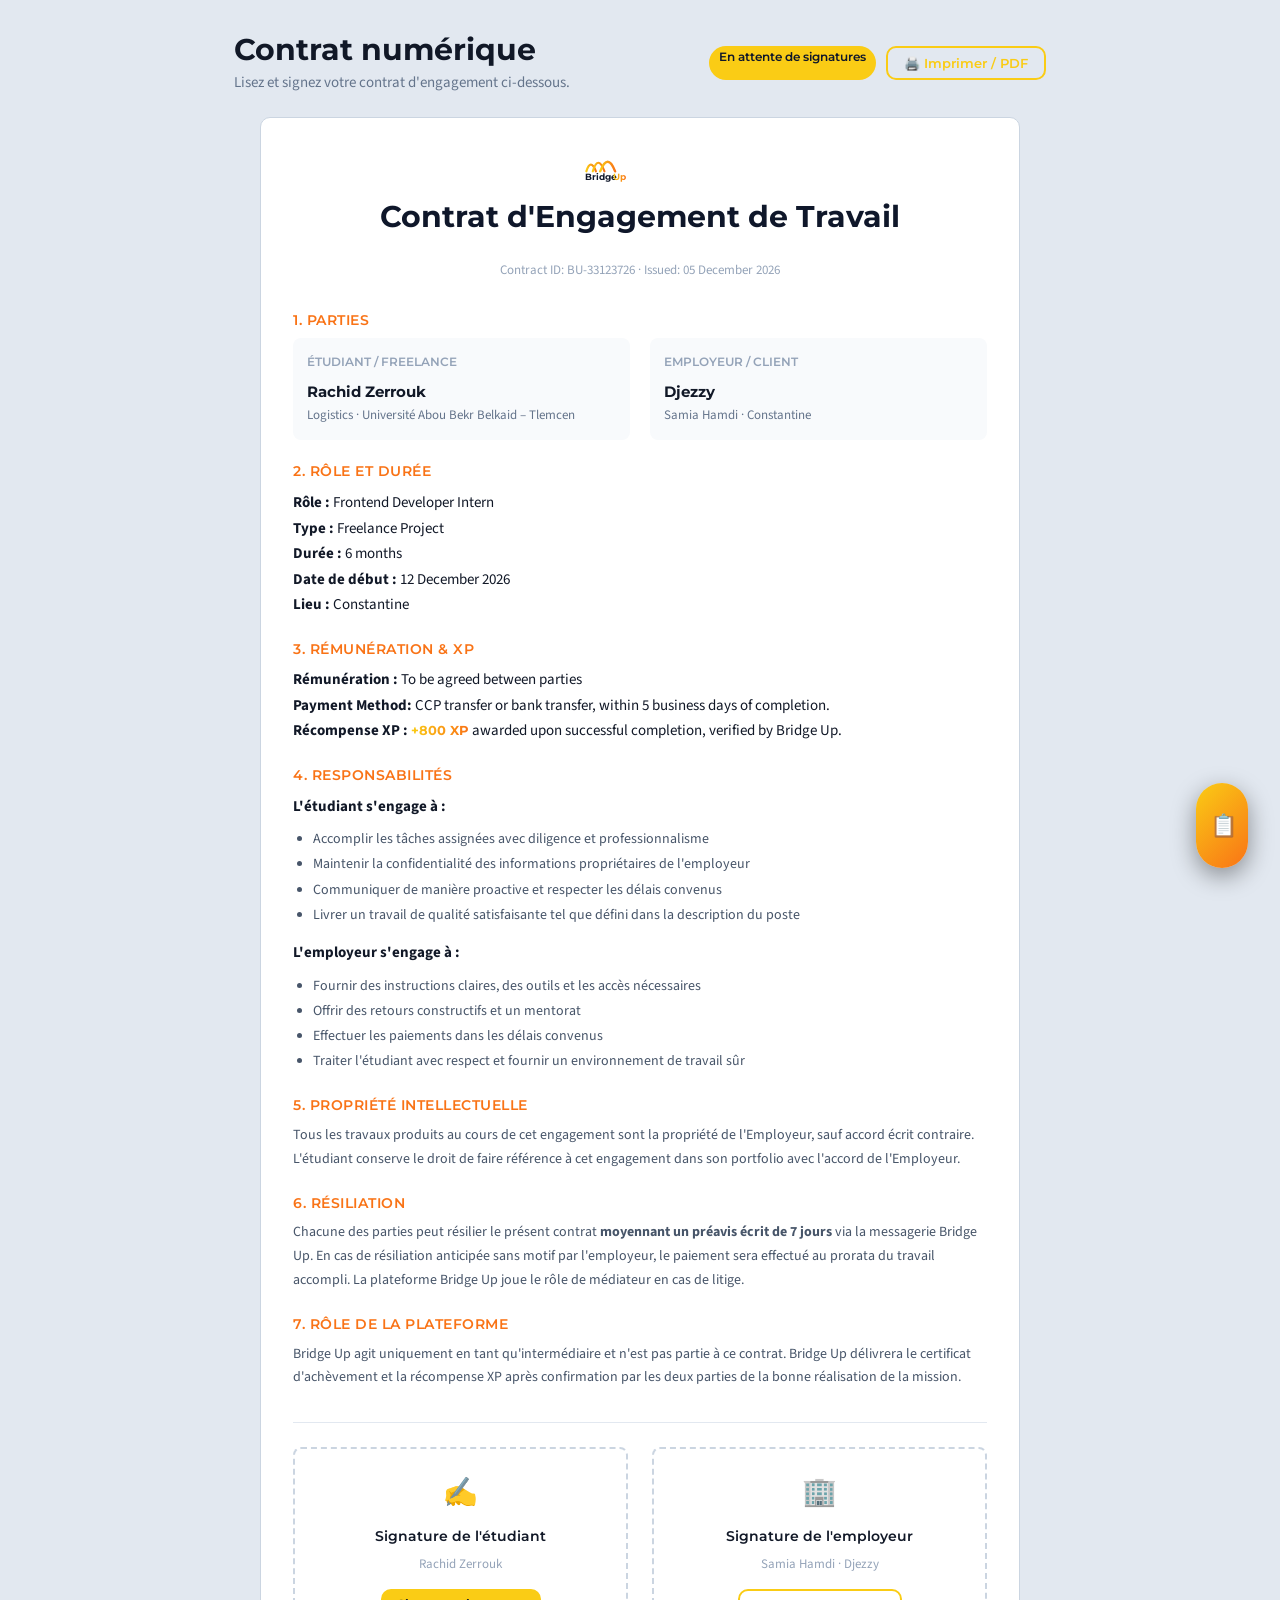
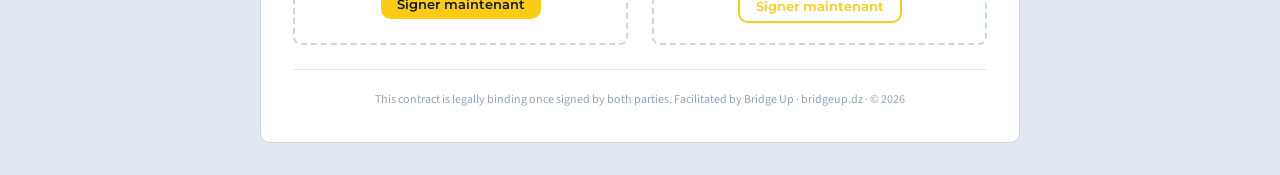
<file: contract.html>
<!DOCTYPE html>
<html lang="en">

<head>
    <meta charset="UTF-8" />
    <meta name="viewport" content="width=device-width,initial-scale=1.0" />
    <title>Contract — Bridge Up</title>
    <link rel="stylesheet" href="css/style.css" />
</head>

<body>
    <div id="nav"></div>
    <div class="page-content" style="max-width:860px">
        <div
            style="display:flex;align-items:center;justify-content:space-between;flex-wrap:wrap;gap:12px;margin-bottom:24px">
            <div>
                <h2>Digital Contract</h2>
                <p style="color:#64748B;margin-top:4px;font-size:15px">Review and sign your engagement contract below.
                </p>
            </div>
            <div style="display:flex;gap:10px">
                <span id="contractStatus" class="badge badge-yellow">Awaiting Signatures</span>
                <button class="btn btn-outline btn-sm" onclick="printContract()">🖨️ Print / PDF</button>
            </div>
        </div>
        <div class="contract-box">
            <div style="text-align:center;margin-bottom:28px">
                <svg xmlns="http://www.w3.org/2000/svg" viewBox="0 0 220 60" fill="none"
                    style="height:32px;margin-bottom:8px">
                    <defs>
                        <linearGradient id="gL" x1="0%" y1="0%" x2="100%" y2="0%">
                            <stop offset="0%" stop-color="#FACC15" />
                            <stop offset="100%" stop-color="#F97316" />
                        </linearGradient>
                    </defs>
                    <path d="M10 40 Q18 15 28 40" stroke="url(#gL)" stroke-width="4" fill="none"
                        stroke-linecap="round" />
                    <path d="M22 40 Q32 8 44 40" stroke="url(#gL)" stroke-width="4" fill="none"
                        stroke-linecap="round" />
                    <path d="M36 40 Q50 4 64 40" stroke="url(#gL)" stroke-width="4.5" fill="none"
                        stroke-linecap="round" /><text x="8" y="56" font-family="Montserrat,sans-serif"
                        font-weight="700" font-size="16" fill="#0F172A">Bridge</text><text x="60" y="56"
                        font-family="Montserrat,sans-serif" font-weight="700" font-size="16" fill="url(#gL)">Up</text>
                </svg>
                <h2>Work Engagement Contract</h2>
                <div style="font-size:13px;color:#94A3B8;margin-top:4px">Contract ID: BU-<span id="contractId">–</span>
                    · Issued: <span id="contractDate">–</span></div>
            </div>

            <div class="contract-section">
                <h4>1. Parties</h4>
                <div class="grid-2">
                    <div style="background:#F8FAFC;border-radius:8px;padding:14px">
                        <div
                            style="font-size:12px;color:#94A3B8;font-family:Montserrat,sans-serif;font-weight:600;margin-bottom:6px">
                            STUDENT / FREELANCER</div>
                        <div style="font-family:Montserrat,sans-serif;font-weight:700" id="cStudent">–</div>
                        <div style="font-size:13px;color:#64748B" id="cStudentDetail">–</div>
                    </div>
                    <div style="background:#F8FAFC;border-radius:8px;padding:14px">
                        <div
                            style="font-size:12px;color:#94A3B8;font-family:Montserrat,sans-serif;font-weight:600;margin-bottom:6px">
                            EMPLOYER / CLIENT</div>
                        <div style="font-family:Montserrat,sans-serif;font-weight:700" id="cEmployer">–</div>
                        <div style="font-size:13px;color:#64748B" id="cEmployerDetail">–</div>
                    </div>
                </div>
            </div>

            <div class="contract-section">
                <h4>2. Role & Duration</h4>
                <p><strong>Role:</strong> <span id="cRole">–</span></p>
                <p><strong>Type:</strong> <span id="cType">–</span></p>
                <p><strong>Duration:</strong> <span id="cDuration">–</span></p>
                <p><strong>Start Date:</strong> <span id="cStart">–</span></p>
                <p><strong>Location:</strong> <span id="cLocation">–</span></p>
            </div>

            <div class="contract-section">
                <h4>3. Compensation & XP</h4>
                <p><strong>Compensation:</strong> <span id="cComp">–</span></p>
                <p><strong>Payment Method:</strong> CCP transfer or bank transfer, within 5 business days of completion.
                </p>
                <p><strong>XP Reward:</strong> <span id="cXP" class="job-xp">–</span> awarded upon successful
                    completion, verified by Bridge Up.</p>
            </div>

            <div class="contract-section">
                <h4>4. Responsibilities</h4>
                <p><strong>Student agrees to:</strong></p>
                <ul style="margin:8px 0 0 20px;color:#475569;font-size:14px;line-height:1.8">
                    <li>Complete assigned tasks diligently and professionally</li>
                    <li>Maintain confidentiality of employer's proprietary information</li>
                    <li>Communicate proactively and meet agreed deadlines</li>
                    <li>Deliver work of satisfactory quality as defined in the job description</li>
                </ul>
                <p style="margin-top:12px"><strong>Employer agrees to:</strong></p>
                <ul style="margin:8px 0 0 20px;color:#475569;font-size:14px;line-height:1.8">
                    <li>Provide clear instructions, tools, and necessary access</li>
                    <li>Offer constructive feedback and mentorship</li>
                    <li>Make timely payment as agreed</li>
                    <li>Treat the student with respect and provide a safe work environment</li>
                </ul>
            </div>

            <div class="contract-section">
                <h4>5. Intellectual Property</h4>
                <p style="color:#475569;font-size:14px;line-height:1.7">All work produced during this engagement is the
                    property of the Employer, unless otherwise agreed in writing. The Student retains the right to
                    reference this engagement in their portfolio with the Employer's consent.</p>
            </div>

            <div class="contract-section">
                <h4>6. Termination</h4>
                <p style="color:#475569;font-size:14px;line-height:1.7">Either party may terminate this contract with
                    <strong>7 days written notice</strong> via Bridge Up messaging. Early termination without cause by
                    the Employer will result in pro-rated payment for work completed. The Bridge Up platform serves as
                    mediator in any disputes.</p>
            </div>

            <div class="contract-section">
                <h4>7. Platform Role</h4>
                <p style="color:#475569;font-size:14px;line-height:1.7">Bridge Up acts as a facilitator only and is not
                    a party to this contract. Bridge Up will issue the Certificate of Completion and XP reward upon
                    confirmation from both parties that the engagement was successfully completed.</p>
            </div>

            <div class="sign-area">
                <div class="sign-box" id="signStudent">
                    <div style="font-size:28px;margin-bottom:8px">✍️</div>
                    <div style="font-family:Montserrat,sans-serif;font-weight:600;font-size:14px;margin-bottom:4px">
                        Student Signature</div>
                    <div style="font-size:13px;color:#94A3B8;margin-bottom:14px" id="signStudentName">–</div>
                    <button class="btn btn-primary btn-sm" id="signStudentBtn" onclick="sign('student')">Sign
                        Now</button>
                    <div id="signStudentStatus" style="display:none;margin-top:8px">
                        <div
                            style="color:var(--success);font-weight:700;font-family:Montserrat,sans-serif;font-size:13px">
                            ✅ Signed</div>
                        <div style="font-size:12px;color:#94A3B8" id="signStudentDate"></div>
                    </div>
                </div>
                <div class="sign-box" id="signEmployer">
                    <div style="font-size:28px;margin-bottom:8px">🏢</div>
                    <div style="font-family:Montserrat,sans-serif;font-weight:600;font-size:14px;margin-bottom:4px">
                        Employer Signature</div>
                    <div style="font-size:13px;color:#94A3B8;margin-bottom:14px" id="signEmployerName">–</div>
                    <button class="btn btn-outline btn-sm" id="signEmployerBtn" onclick="sign('employer')">Sign
                        Now</button>
                    <div id="signEmployerStatus" style="display:none;margin-top:8px">
                        <div
                            style="color:var(--success);font-weight:700;font-family:Montserrat,sans-serif;font-size:13px">
                            ✅ Signed</div>
                        <div style="font-size:12px;color:#94A3B8" id="signEmployerDate"></div>
                    </div>
                </div>
            </div>

            <div style="text-align:center;margin-top:24px;padding-top:20px;border-top:1px solid #E2E8F0">
                <div style="font-size:12px;color:#94A3B8">This contract is legally binding once signed by both parties.
                    Facilitated by Bridge Up · bridgeup.dz · © 2026</div>
            </div>
        </div>
    </div>

    <!-- FULLY SIGNED MODAL -->
    <div class="modal-overlay" id="signedModal">
        <div class="modal" style="text-align:center">
            <div style="font-size:64px;margin-bottom:16px">🎊</div>
            <h2 style="margin-bottom:10px">Contract Fully Signed!</h2>
            <p style="color:#64748B;margin-bottom:8px">Both parties have signed. The engagement is now officially
                active.</p>
            <p style="color:#64748B;margin-bottom:24px">A certificate will be issued automatically upon completion.</p>
            <div style="display:flex;gap:10px;justify-content:center;flex-wrap:wrap">
                <button class="btn btn-outline" onclick="location.href='student-dashboard.html'">Go to
                    Dashboard</button>
                <button class="btn btn-primary" onclick="location.href='chat.html'">💬 Message Employer</button>
            </div>
        </div>
    </div>

    <div id="toast-container"></div>
    <script src="translations.js"></script>
    <script src="db.js"></script>
    <script src="app.js"></script>
    <script>
        I18N.init();
        let signed = { student: false, employer: false };

        window.addEventListener("DOMContentLoaded", () => {
            const s = Auth.get();
            document.getElementById("nav").innerHTML = buildNavbar("", s ? s.role : "");

            const params = new URLSearchParams(location.search);
            const jobId = params.get("job") || BridgeDB.jobs[0].id;
            const job = BridgeDB.getJobById(jobId) || BridgeDB.jobs[0];
            const student = BridgeDB.getStudentById(s?.id) || BridgeDB.students[0];
            const recruiter = BridgeDB.getRecruiterById(job.recruiterId) || BridgeDB.recruiters[0];

            document.getElementById("contractId").textContent = `${Date.now().toString().slice(-8)}`;
            document.getElementById("contractDate").textContent = new Date().toLocaleDateString("en-GB", { day: "2-digit", month: "long", year: "numeric" });
            document.getElementById("cStudent").textContent = student.name;
            document.getElementById("cStudentDetail").textContent = `${student.field} · ${student.university}`;
            document.getElementById("cEmployer").textContent = recruiter.company;
            document.getElementById("cEmployerDetail").textContent = `${recruiter.name} · ${recruiter.city}`;
            document.getElementById("cRole").textContent = job.title;
            document.getElementById("cType").textContent = job.type;
            document.getElementById("cDuration").textContent = job.duration;
            document.getElementById("cLocation").textContent = job.location;
            document.getElementById("cComp").textContent = job.type === "Internship" ? "Unpaid internship (educational engagement)" : "To be agreed between parties";
            document.getElementById("cXP").textContent = `+${job.xpReward} XP`;
            document.getElementById("cStart").textContent = new Date(Date.now() + 7 * 86400000).toLocaleDateString("en-GB", { day: "2-digit", month: "long", year: "numeric" });
            document.getElementById("signStudentName").textContent = student.name;
            document.getElementById("signEmployerName").textContent = recruiter.name + " · " + recruiter.company;
        });

        function sign(party) {
            const now = new Date().toLocaleString("en-GB", { day: "2-digit", month: "short", year: "numeric", hour: "2-digit", minute: "2-digit" });
            signed[party] = true;
            if (party === "student") {
                document.getElementById("signStudentBtn").style.display = "none";
                document.getElementById("signStudentStatus").style.display = "block";
                document.getElementById("signStudentDate").textContent = now;
                document.getElementById("signStudent").classList.add("signed");
                showToast("You've signed the contract! ✅", "success");
            } else {
                document.getElementById("signEmployerBtn").style.display = "none";
                document.getElementById("signEmployerStatus").style.display = "block";
                document.getElementById("signEmployerDate").textContent = now;
                document.getElementById("signEmployer").classList.add("signed");
                showToast("Employer signature recorded! ✅", "success");
            }
            if (signed.student && signed.employer) {
                document.getElementById("contractStatus").textContent = "Fully Signed ✅";
                document.getElementById("contractStatus").className = "badge badge-green";
                setTimeout(() => openModal("signedModal"), 600);
            } else {
                document.getElementById("contractStatus").textContent = "Partially Signed";
                document.getElementById("contractStatus").className = "badge badge-orange";
            }
        }

        function printContract() { window.print(); showToast("Opening print dialog…", "info"); }
    </script>
</body>

</html>
</file>
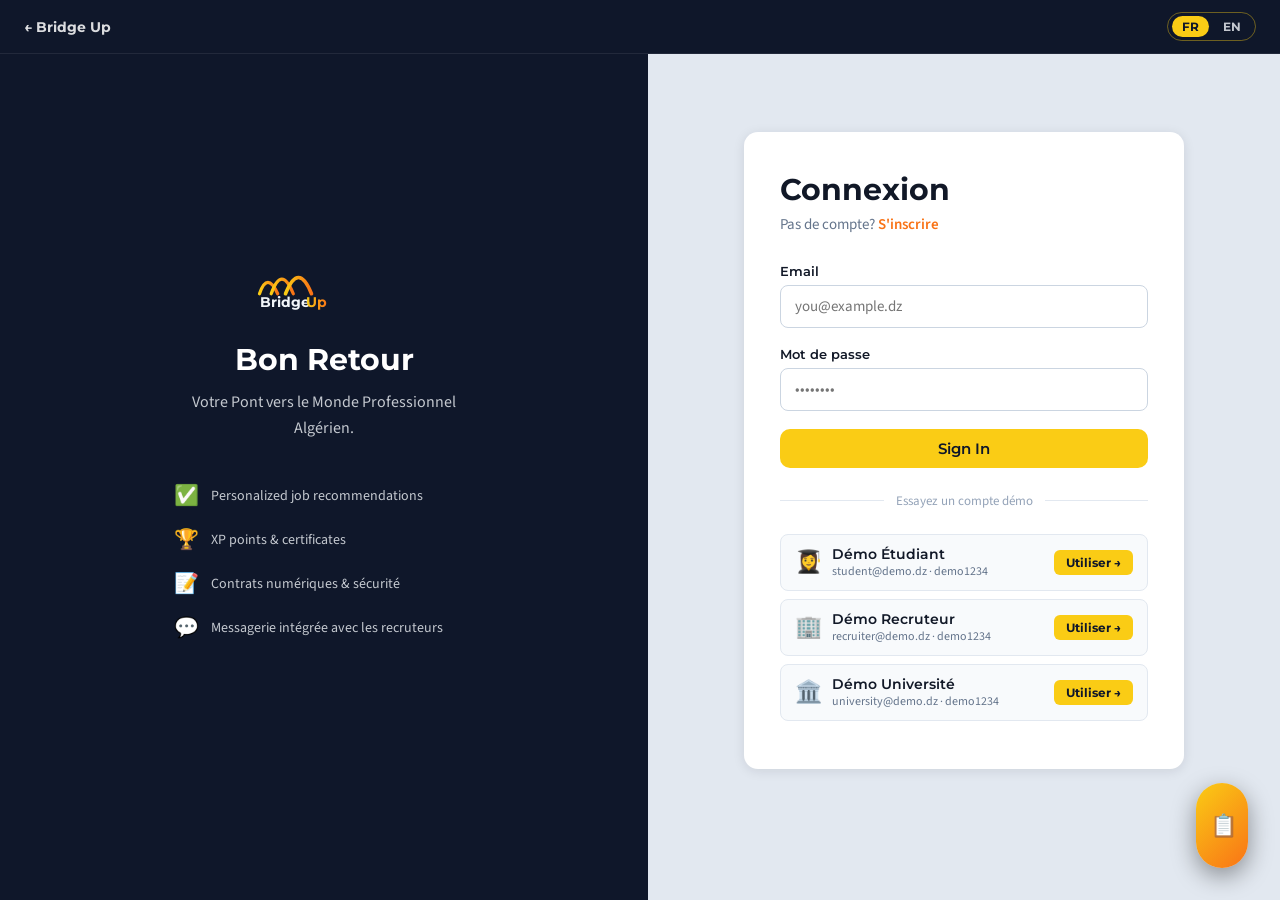
<file: job-listing.html>
<!DOCTYPE html>
<html lang="en">

<head>
    <meta charset="UTF-8" />
    <meta name="viewport" content="width=device-width,initial-scale=1.0" />
    <title>Job Listing — Bridge Up</title>
    <link rel="stylesheet" href="css/style.css" />
</head>

<body>
    <div id="nav"></div>
    <div class="page-content">
        <!-- Browse mode (no ?id) -->
        <div id="browseMode">
            <div class="section-header" style="margin-bottom:16px">
                <h2>Explore Opportunities</h2>
            </div>
            <div style="display:flex;gap:12px;flex-wrap:wrap;margin-bottom:16px">
                <div class="search-bar" style="flex:1;min-width:240px">
                    <svg width="18" height="18" viewBox="0 0 24 24" fill="none" stroke="currentColor" stroke-width="2">
                        <circle cx="11" cy="11" r="8" />
                        <line x1="21" y1="21" x2="16.65" y2="16.65" />
                    </svg>
                    <input type="text" id="bSearch" placeholder="Search jobs, companies, skills…"
                        oninput="doSearch()" />
                </div>
                <select id="bType" onchange="doSearch()"
                    style="padding:10px 14px;border:1.5px solid #CBD5E1;border-radius:30px;font-size:14px;outline:none">
                    <option value="">All Types</option>
                    <option>Internship</option>
                    <option>Part-time</option>
                    <option>Remote</option>
                    <option>Freelance Project</option>
                    <option>Full-time</option>
                </select>
                <select id="bField" onchange="doSearch()"
                    style="padding:10px 14px;border:1.5px solid #CBD5E1;border-radius:30px;font-size:14px;outline:none">
                    <option value="">All Fields</option>
                    <option>Marketing</option>
                    <option>Computer Science</option>
                    <option>Finance</option>
                    <option>Law</option>
                    <option>HR</option>
                    <option>Engineering</option>
                    <option>Design</option>
                </select>
                <select id="bLoc" onchange="doSearch()"
                    style="padding:10px 14px;border:1.5px solid #CBD5E1;border-radius:30px;font-size:14px;outline:none">
                    <option value="">All Locations</option>
                    <option>Alger</option>
                    <option>Oran</option>
                    <option>Constantine</option>
                    <option>Annaba</option>
                    <option>Sétif</option>
                    <option>Remote</option>
                </select>
            </div>
            <div style="color:#64748B;font-size:14px;margin-bottom:16px" id="resultCount"></div>
            <div id="browseGrid" class="grid-2"></div>
        </div>

        <!-- Detail mode (?id=...) -->
        <div id="detailMode" style="display:none">
            <button onclick="goBack()" class="btn btn-ghost btn-sm" style="margin-bottom:20px">← Back to
                listings</button>
            <div class="grid-2" style="align-items:start">
                <div>
                    <div class="card" style="margin-bottom:16px">
                        <div
                            style="display:flex;align-items:flex-start;justify-content:space-between;gap:12px;margin-bottom:16px">
                            <div>
                                <div style="background:linear-gradient(135deg,var(--blue),#1E3A5F);width:56px;height:56px;border-radius:12px;display:flex;align-items:center;justify-content:center;color:#fff;font-family:Montserrat,sans-serif;font-weight:700;font-size:18px;margin-bottom:12px"
                                    id="companyLogo">–</div>
                                <h2 id="dTitle" style="margin-bottom:4px">–</h2>
                                <div style="color:#64748B;font-size:15px" id="dCompany">–</div>
                            </div>
                            <span id="dTypeBadge" class="badge"></span>
                        </div>
                        <div style="display:flex;flex-wrap:wrap;gap:12px;margin-bottom:16px;font-size:14px;color:#475569"
                            id="dMeta"></div>
                        <div id="dTagsRow" style="display:flex;flex-wrap:wrap;gap:8px;margin-bottom:20px"></div>
                        <div
                            style="display:flex;align-items:center;justify-content:space-between;padding:14px 16px;background:linear-gradient(90deg,#FFFBEB,#FFF7ED);border-radius:10px;margin-bottom:20px">
                            <div>
                                <div
                                    style="font-size:13px;color:#64748B;font-family:Montserrat,sans-serif;font-weight:600">
                                    XP Reward</div>
                                <div id="dXP" class="job-xp" style="font-size:22px"></div>
                            </div>
                            <div>
                                <div
                                    style="font-size:13px;color:#64748B;font-family:Montserrat,sans-serif;font-weight:600">
                                    Applicants</div>
                                <div id="dApps"
                                    style="font-size:22px;font-family:Montserrat,sans-serif;font-weight:700;color:var(--blue)">
                                    –</div>
                            </div>
                            <div>
                                <div
                                    style="font-size:13px;color:#64748B;font-family:Montserrat,sans-serif;font-weight:600">
                                    Deadline</div>
                                <div id="dDeadline"
                                    style="font-size:14px;font-family:Montserrat,sans-serif;font-weight:600;color:var(--blue)">
                                    –</div>
                            </div>
                        </div>
                        <button class="btn btn-primary" style="width:100%;justify-content:center;font-size:16px"
                            onclick="openModal('applyModal')">🚀 Apply Now</button>
                    </div>
                    <div class="card">
                        <h3 style="margin-bottom:14px">About the Company</h3>
                        <div style="display:flex;align-items:center;gap:14px;margin-bottom:12px">
                            <div style="background:linear-gradient(135deg,var(--blue),#1E3A5F);width:44px;height:44px;border-radius:8px;display:flex;align-items:center;justify-content:center;color:#fff;font-family:Montserrat,sans-serif;font-weight:700;font-size:14px"
                                id="cLogo2">–</div>
                            <div>
                                <div style="font-family:Montserrat,sans-serif;font-weight:700" id="cName">–</div>
                                <div style="font-size:13px;color:#64748B" id="cIndustry">–</div>
                            </div>
                        </div>
                        <p style="font-size:14px;color:#475569;line-height:1.6" id="cDesc">–</p>
                    </div>
                </div>
                <div>
                    <div class="card" style="margin-bottom:16px">
                        <h3 style="margin-bottom:14px">📋 Job Description</h3>
                        <p id="dDesc" style="color:#475569;line-height:1.7;font-size:15px">–</p>
                    </div>
                    <div class="card" style="margin-bottom:16px">
                        <h3 style="margin-bottom:14px">🛠️ Required Skills</h3>
                        <div id="dSkills" style="display:flex;flex-wrap:wrap;gap:8px"></div>
                    </div>
                    <div class="card">
                        <h3 style="margin-bottom:14px">🎯 Similar Opportunities</h3>
                        <div id="similarJobs"></div>
                    </div>
                </div>
            </div>
        </div>
    </div>

    <!-- APPLY MODAL -->
    <div class="modal-overlay" id="applyModal">
        <div class="modal">
            <div class="modal-header">
                <h3>Apply for <span id="applyJobTitle">this job</span></h3><button class="modal-close"
                    onclick="closeModal('applyModal')">×</button>
            </div>
            <p style="font-size:14px;color:#64748B;margin-bottom:16px">Your profile and CV will be automatically
                attached. Add an optional message to the recruiter.</p>
            <div class="form-group"><label>Cover Letter / Message (optional)</label><textarea id="coverLetter"
                    placeholder="Hi, I'm very excited about this opportunity because…"
                    style="min-height:120px"></textarea></div>
            <div style="display:flex;gap:10px;justify-content:flex-end">
                <button class="btn btn-ghost" onclick="closeModal('applyModal')">Cancel</button>
                <button class="btn btn-primary" onclick="submitApp()">🚀 Submit Application</button>
            </div>
        </div>
    </div>

    <!-- SUCCESS MODAL -->
    <div class="modal-overlay" id="successModal">
        <div class="modal" style="text-align:center">
            <div style="font-size:64px;margin-bottom:16px">🎉</div>
            <h2 style="margin-bottom:10px">Application Sent!</h2>
            <p style="color:#64748B;margin-bottom:8px">Your application has been submitted successfully.</p>
            <p style="color:#64748B;margin-bottom:24px">You earned <span class="job-xp" style="font-size:16px">+10
                    XP</span> for your first application!</p>
            <div style="display:flex;gap:10px;justify-content:center;flex-wrap:wrap">
                <button class="btn btn-outline" onclick="location.href='student-dashboard.html'">Back to
                    Dashboard</button>
                <button class="btn btn-primary" onclick="closeModal('successModal')">Browse More Jobs</button>
            </div>
        </div>
    </div>

    <div id="toast-container"></div>
    <script src="translations.js"></script>
    <script src="db.js"></script>
    <script src="app.js"></script>
    <script>
        I18N.init();
        let currentJob = null;

        window.addEventListener("DOMContentLoaded", () => {
            const s = Auth.requireAuth(["student", "recruiter"]); if (!s) return;
            document.getElementById("nav").innerHTML = buildNavbar("Explore Jobs", s.role);
            const params = new URLSearchParams(location.search);
            const id = params.get("id");
            if (id) { showDetail(id); } else { showBrowse(); }
        });

        function showBrowse() {
            document.getElementById("browseMode").style.display = "block";
            document.getElementById("detailMode").style.display = "none";
            doSearch();
        }

        function doSearch() {
            const q = document.getElementById("bSearch").value, t = document.getElementById("bType").value, f = document.getElementById("bField").value, l = document.getElementById("bLoc").value;
            const results = BridgeDB.searchJobs(q, { type: t || undefined, field: f || undefined, location: l || undefined }).slice(0, 40);
            document.getElementById("resultCount").textContent = `${results.length} opportunities found`;
            document.getElementById("browseGrid").innerHTML = results.length ? results.map(renderJobCard).join("") : `<div class="empty-state" style="grid-column:1/-1"><p>No jobs match your search. Try different filters.</p></div>`;
        }

        function showDetail(id) {
            const job = BridgeDB.getJobById(id);
            if (!job) { showBrowse(); return; }
            currentJob = job;
            document.getElementById("browseMode").style.display = "none";
            document.getElementById("detailMode").style.display = "block";
            document.getElementById("dTitle").textContent = job.title;
            document.getElementById("dCompany").textContent = job.company;
            document.getElementById("companyLogo").textContent = job.company.slice(0, 2).toUpperCase();
            document.getElementById("cLogo2").textContent = job.company.slice(0, 2).toUpperCase();
            document.getElementById("cName").textContent = job.company;
            document.getElementById("cIndustry").textContent = job.industry + " · " + job.city;
            document.getElementById("cDesc").textContent = `${job.company} is a leading organization in ${job.industry} committed to nurturing young Algerian talent.`;
            document.getElementById("dTypeBadge").textContent = job.type;
            document.getElementById("dTypeBadge").className = `badge ${job.type === 'Internship' ? 'badge-blue' : job.type === 'Freelance Project' ? 'badge-orange' : 'badge-gray'}`;
            document.getElementById("dMeta").innerHTML = `<span>📍 ${job.location}</span><span>⏱ ${job.duration}</span><span>🏭 ${job.industry}</span>`;
            document.getElementById("dXP").textContent = `+${job.xpReward} XP`;
            document.getElementById("dApps").textContent = job.applications;
            document.getElementById("dDeadline").textContent = job.deadline;
            document.getElementById("dDesc").textContent = job.description;
            document.getElementById("dSkills").innerHTML = job.requiredSkills.map(s => `<span class="tag">${s}</span>`).join("");
            document.getElementById("dTagsRow").innerHTML = job.requiredSkills.map(s => `<span class="tag">${s}</span>`).join("");
            document.getElementById("applyJobTitle").textContent = job.title;
            const similar = BridgeDB.jobs.filter(j => j.open && j.field === job.field && j.id !== job.id).slice(0, 3);
            document.getElementById("similarJobs").innerHTML = similar.map(j => `<div style="display:flex;align-items:center;justify-content:space-between;padding:10px 0;border-bottom:1px solid #F1F5F9;cursor:pointer" onclick="showDetail('${j.id}')"><div><div style="font-family:Montserrat,sans-serif;font-weight:600;font-size:14px">${j.title}</div><div style="font-size:12px;color:#64748B">${j.company}</div></div><span class="job-xp">+${j.xpReward} XP</span></div>`).join("") || `<p style="color:#94A3B8;font-size:14px">No similar jobs found.</p>`;
        }

        function submitApp() {
            if (!currentJob) return;
            const s = Auth.get();
            const cover = document.getElementById("coverLetter").value;
            BridgeDB.applyToJob(s.id, currentJob.id, cover);
            closeModal("applyModal");
            openModal("successModal");
            document.getElementById("dApps").textContent = currentJob.applications;
        }

        function goBack() { history.back(); }
    </script>
</body>

</html>
</file>
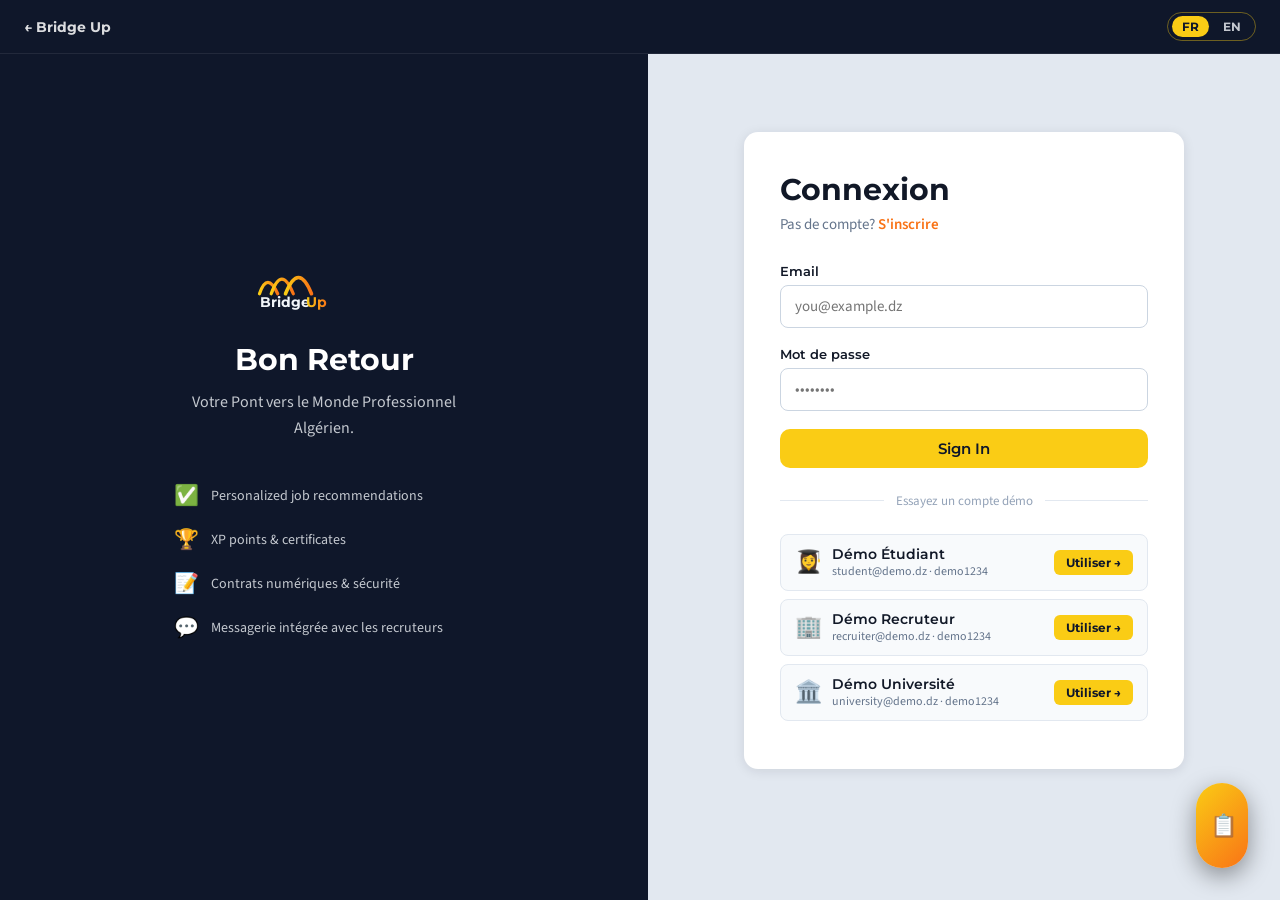
<file: login.html>
<!DOCTYPE html>
<html lang="en">

<head>
    <meta charset="UTF-8" />
    <meta name="viewport" content="width=device-width,initial-scale=1.0" />
    <title>Login — Bridge Up</title>
    <link rel="stylesheet" href="css/style.css" />
    <style>
        .login-wrap {
            min-height: 100vh;
            display: flex;
        }

        .login-left {
            flex: 1;
            background: var(--blue);
            display: flex;
            flex-direction: column;
            align-items: center;
            justify-content: center;
            padding: 48px 40px;
            text-align: center;
        }

        .login-right {
            flex: 1;
            display: flex;
            align-items: center;
            justify-content: center;
            padding: 40px 32px;
        }

        .login-box {
            background: var(--card);
            border-radius: 14px;
            box-shadow: var(--shadow);
            padding: 40px 36px;
            width: 100%;
            max-width: 440px;
        }

        .demo-pill {
            display: flex;
            align-items: center;
            gap: 10px;
            background: #F8FAFC;
            border: 1.5px solid #E2E8F0;
            border-radius: 8px;
            padding: 10px 14px;
            cursor: pointer;
            transition: border-color .2s;
            margin-bottom: 8px;
        }

        .demo-pill:hover {
            border-color: var(--yellow);
        }

        .use-btn {
            margin-left: auto;
            background: var(--yellow);
            color: var(--blue);
            border: none;
            border-radius: 6px;
            padding: 5px 12px;
            font-size: 12px;
            font-weight: 700;
            cursor: pointer;
            font-family: Montserrat, sans-serif;
        }

        @media(max-width:768px) {
            .login-left {
                display: none;
            }
        }
    </style>
</head>

<body>
    <div id="auth-topbar" style="position: absolute; width: 100%"></div>
    <div class="login-wrap">
        <div class="login-left">
            <svg xmlns="http://www.w3.org/2000/svg" viewBox="0 0 220 80" fill="none"
                style="height:52px;margin-bottom:32px">
                <defs>
                    <linearGradient id="gL" x1="0%" y1="0%" x2="100%" y2="0%">
                        <stop offset="0%" stop-color="#FACC15" />
                        <stop offset="100%" stop-color="#F97316" />
                    </linearGradient>
                </defs>
                <path d="M10 55 Q22 20 38 55" stroke="url(#gL)" stroke-width="5" fill="none" stroke-linecap="round" />
                <path d="M28 55 Q44 10 62 55" stroke="url(#gL)" stroke-width="5" fill="none" stroke-linecap="round" />
                <path d="M50 55 Q70 5 90 55" stroke="url(#gL)" stroke-width="5.5" fill="none" stroke-linecap="round" />
                <text x="10" y="75" font-family="Montserrat,sans-serif" font-weight="700" font-size="22"
                    fill="#F1F5F9">Bridge</text><text x="82" y="75" font-family="Montserrat,sans-serif"
                    font-weight="700" font-size="22" fill="url(#gL)">Up</text>
            </svg>
            <h2 style="color:#fff;margin-bottom:12px">Welcome back.</h2>
            <p style="color:var(--muted);font-size:16px;line-height:1.6;max-width:320px">Your bridge to Algeria's
                professional world.</p>
            <div style="margin-top:40px;display:flex;flex-direction:column;gap:16px;width:100%;max-width:300px">
                <div style="display:flex;align-items:center;gap:12px;color:var(--muted);font-size:14px"><span
                        style="color:var(--yellow);font-size:20px">✅</span> Personalized job recommendations</div>
                <div style="display:flex;align-items:center;gap:12px;color:var(--muted);font-size:14px"><span
                        style="color:var(--yellow);font-size:20px">🏆</span> XP points & certificates</div>
                <div style="display:flex;align-items:center;gap:12px;color:var(--muted);font-size:14px"><span
                        style="color:var(--yellow);font-size:20px">📝</span> Digital contracts & security</div>
                <div style="display:flex;align-items:center;gap:12px;color:var(--muted);font-size:14px"><span
                        style="color:var(--yellow);font-size:20px">💬</span> In-app chat with recruiters</div>
            </div>
        </div>
        <div class="login-right">
            <div class="login-box">
                <h2 style="margin-bottom:6px">Sign In</h2>
                <p style="color:#64748B;margin-bottom:28px;font-size:15px">No account? <a href="register.html"
                        style="color:var(--orange);font-weight:600">Get Started</a></p>
                <form id="loginForm">
                    <div class="form-group"><label>Email</label><input type="email" id="loginEmail"
                            placeholder="you@example.dz" required /></div>
                    <div class="form-group"><label>Password</label><input type="password" id="loginPassword"
                            placeholder="••••••••" required /><span class="form-error" id="loginError">Invalid email or
                            password.</span></div>
                    <button type="submit" class="btn btn-primary" style="width:100%;justify-content:center">Sign
                        In</button>
                </form>
                <div style="display:flex;align-items:center;gap:12px;margin:24px 0">
                    <hr style="flex:1;border:none;border-top:1px solid #E2E8F0" /><span
                        style="font-size:13px;color:#94A3B8;white-space:nowrap">Try a demo account</span>
                    <hr style="flex:1;border:none;border-top:1px solid #E2E8F0" />
                </div>
                <div class="demo-pill" onclick="fillDemo('student@demo.dz','demo1234')"><span
                        style="font-size:22px">👩‍🎓</span>
                    <div>
                        <div style="font-family:Montserrat,sans-serif;font-weight:600;font-size:14px">Student Demo</div>
                        <div style="font-size:12px;color:#64748B">student@demo.dz · demo1234</div>
                    </div><button class="use-btn">Use →</button>
                </div>
                <div class="demo-pill" onclick="fillDemo('recruiter@demo.dz','demo1234')"><span
                        style="font-size:22px">🏢</span>
                    <div>
                        <div style="font-family:Montserrat,sans-serif;font-weight:600;font-size:14px">Recruiter Demo
                        </div>
                        <div style="font-size:12px;color:#64748B">recruiter@demo.dz · demo1234</div>
                    </div><button class="use-btn">Use →</button>
                </div>
                <div class="demo-pill" onclick="fillDemo('university@demo.dz','demo1234')"><span
                        style="font-size:22px">🏛️</span>
                    <div>
                        <div style="font-family:Montserrat,sans-serif;font-weight:600;font-size:14px">University Demo
                        </div>
                        <div style="font-size:12px;color:#64748B">university@demo.dz · demo1234</div>
                    </div><button class="use-btn">Use →</button>
                </div>
            </div>
        </div>
    </div>
    <div id="toast-container"></div>
    <script src="translations.js"></script>
    <script src="db.js"></script>
    <script src="app.js"></script>
    <script>
        I18N.init();
        buildAuthPageBar();
        window.addEventListener("DOMContentLoaded", () => { const s = Auth.get(); if (s) go(s.role); });
        function fillDemo(e, p) { document.getElementById("loginEmail").value = e; document.getElementById("loginPassword").value = p; showToast("Demo credentials filled — click Sign In!", "info"); }
        document.getElementById("loginForm").addEventListener("submit", function (e) {
            e.preventDefault();
            const email = document.getElementById("loginEmail").value.trim(), pass = document.getElementById("loginPassword").value;
            const r = BridgeDB.login(email, pass);
            if (r.success) { Auth.save({ role: r.role, id: r.id, email }); showToast("Welcome back!", "success"); setTimeout(() => go(r.role), 800); }
            else document.getElementById("loginError").style.display = "block";
        });
        function go(role) { location.href = role === "student" ? "student-dashboard.html" : role === "recruiter" ? "recruiter-dashboard.html" : "university-dashboard.html"; }
    </script>
</body>

</html>
</file>
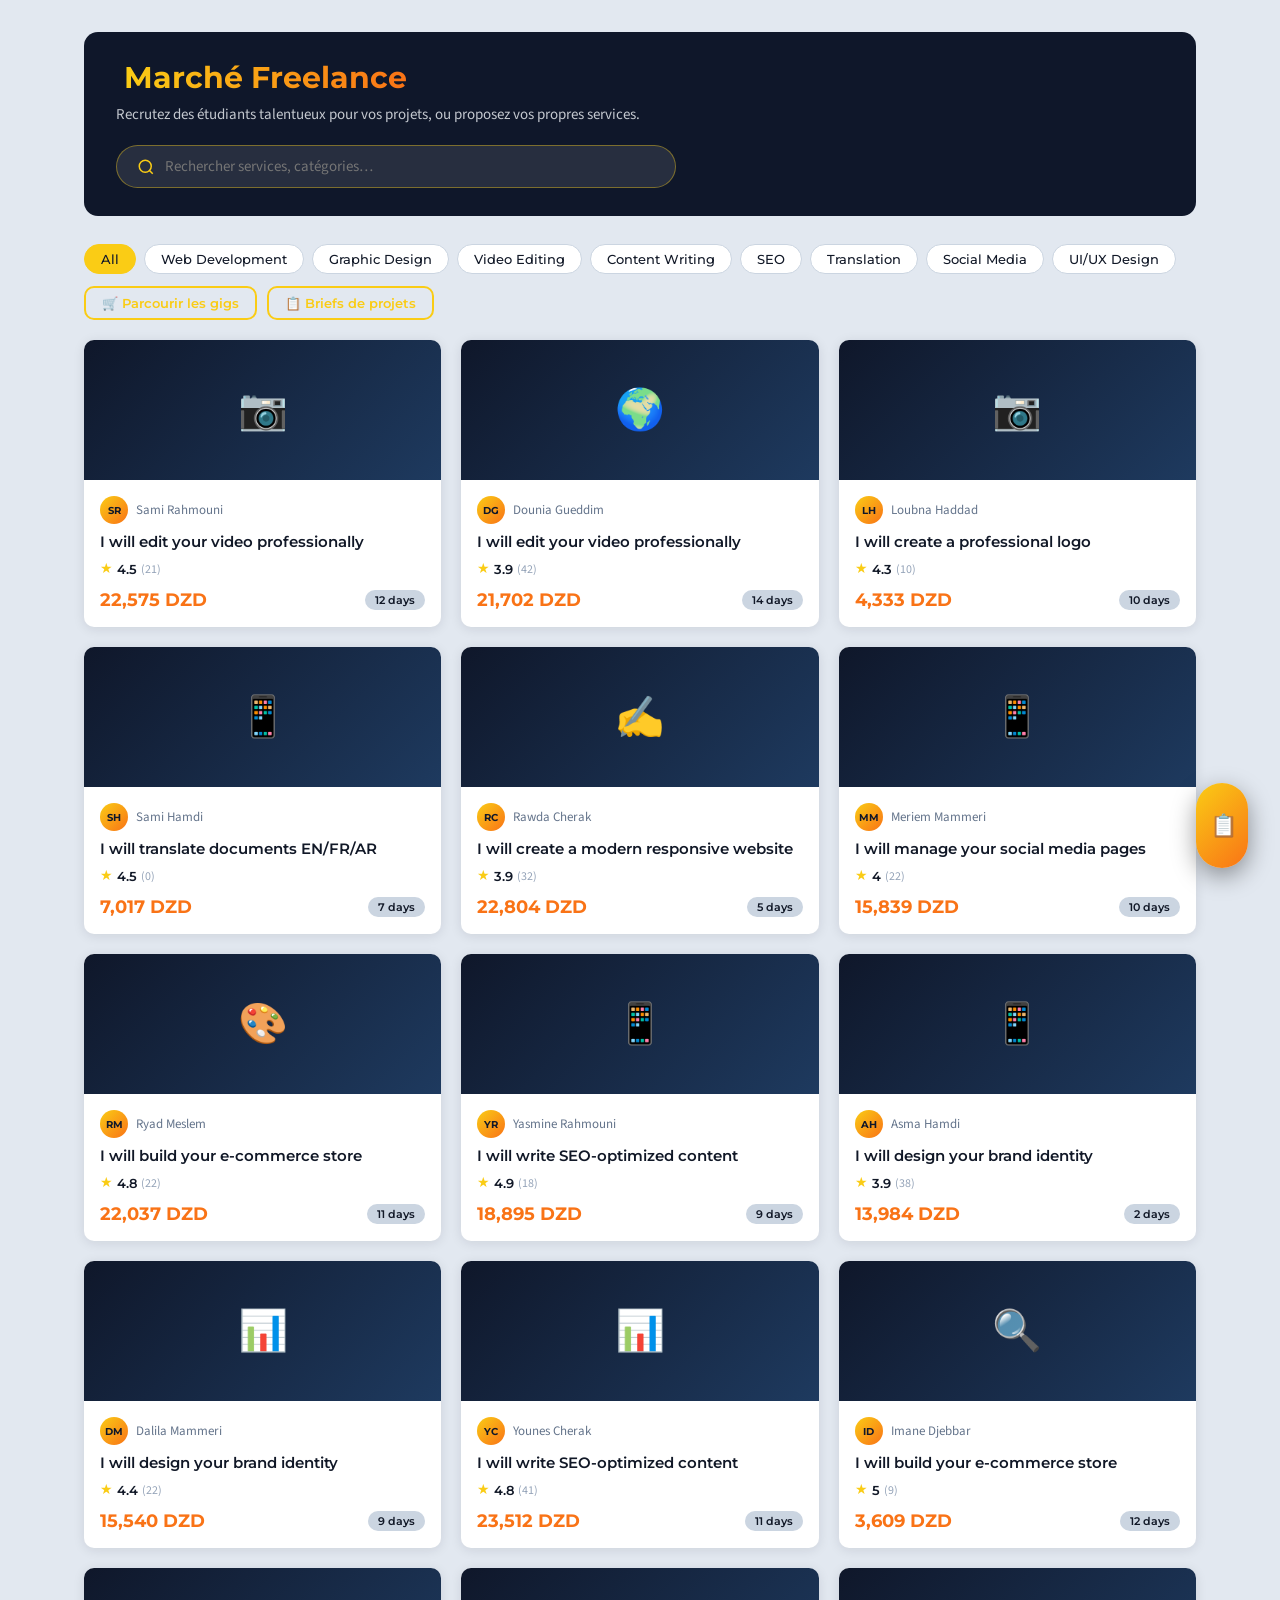
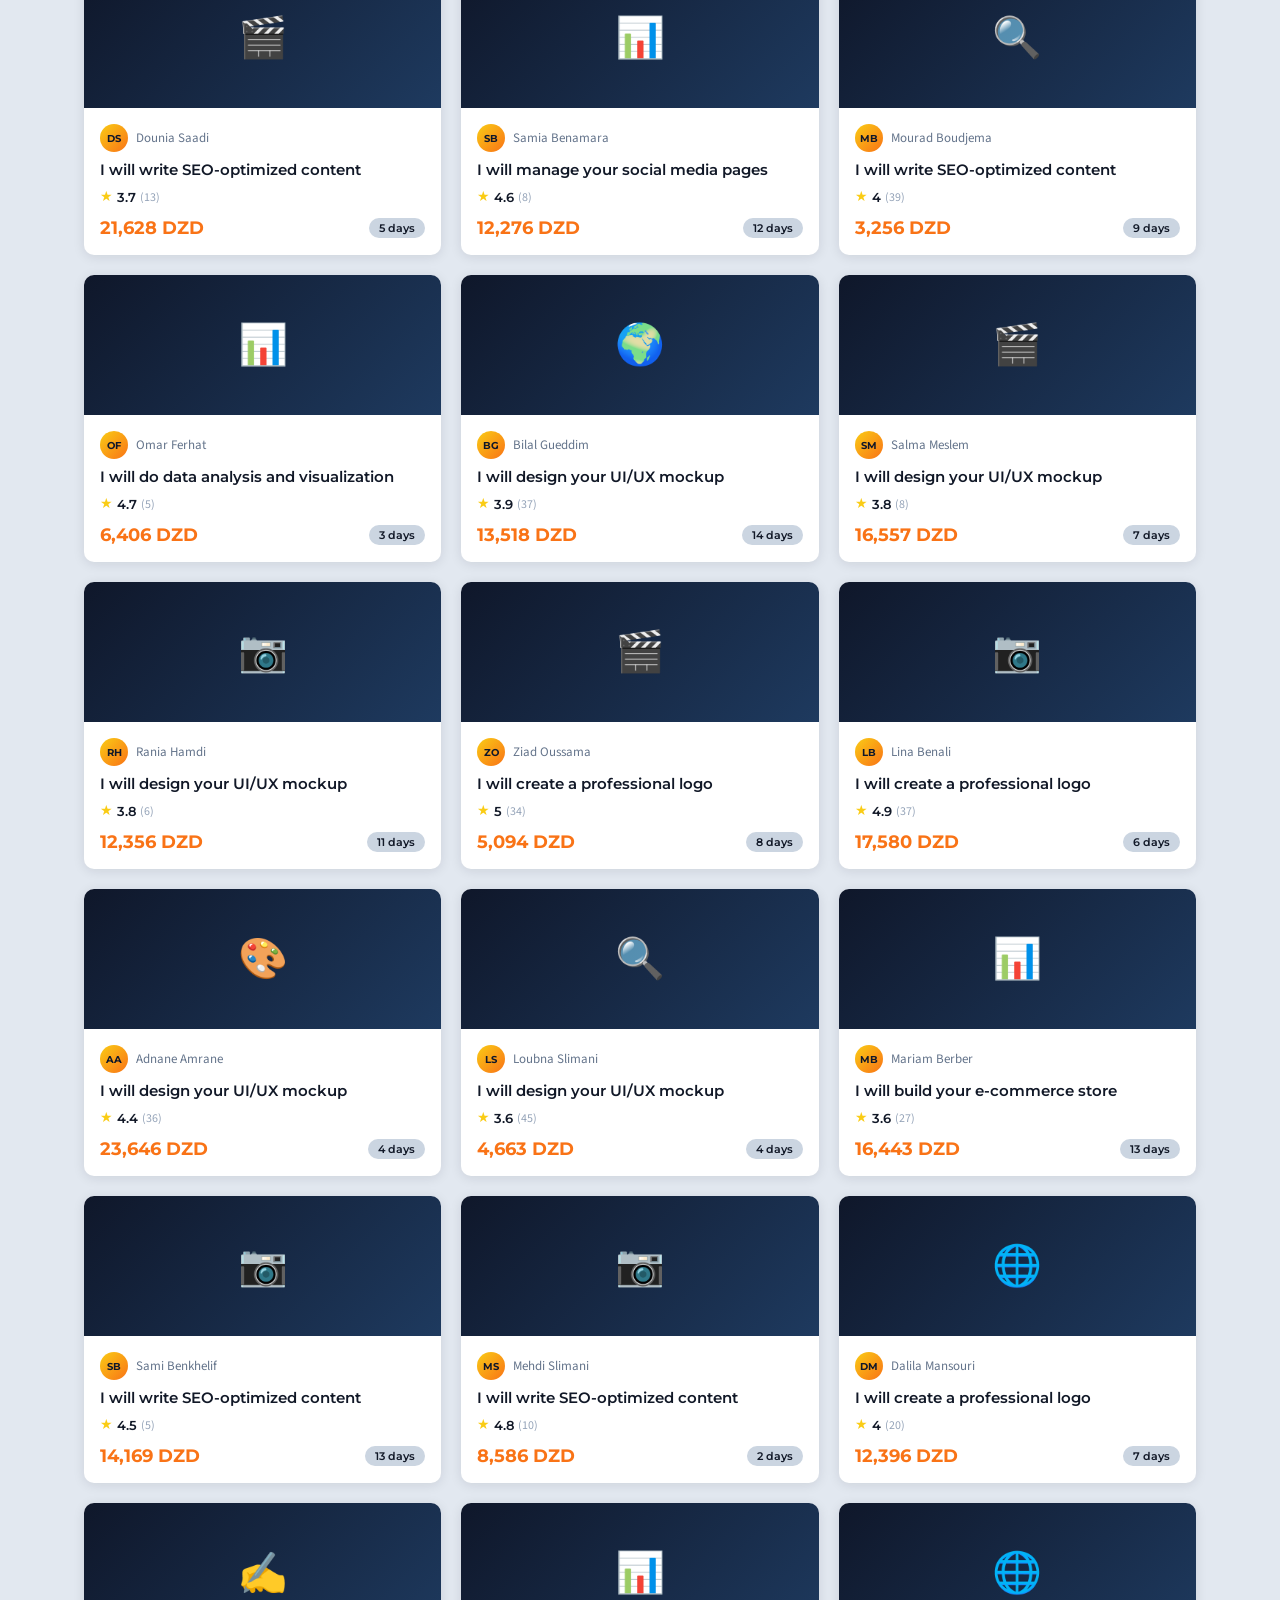
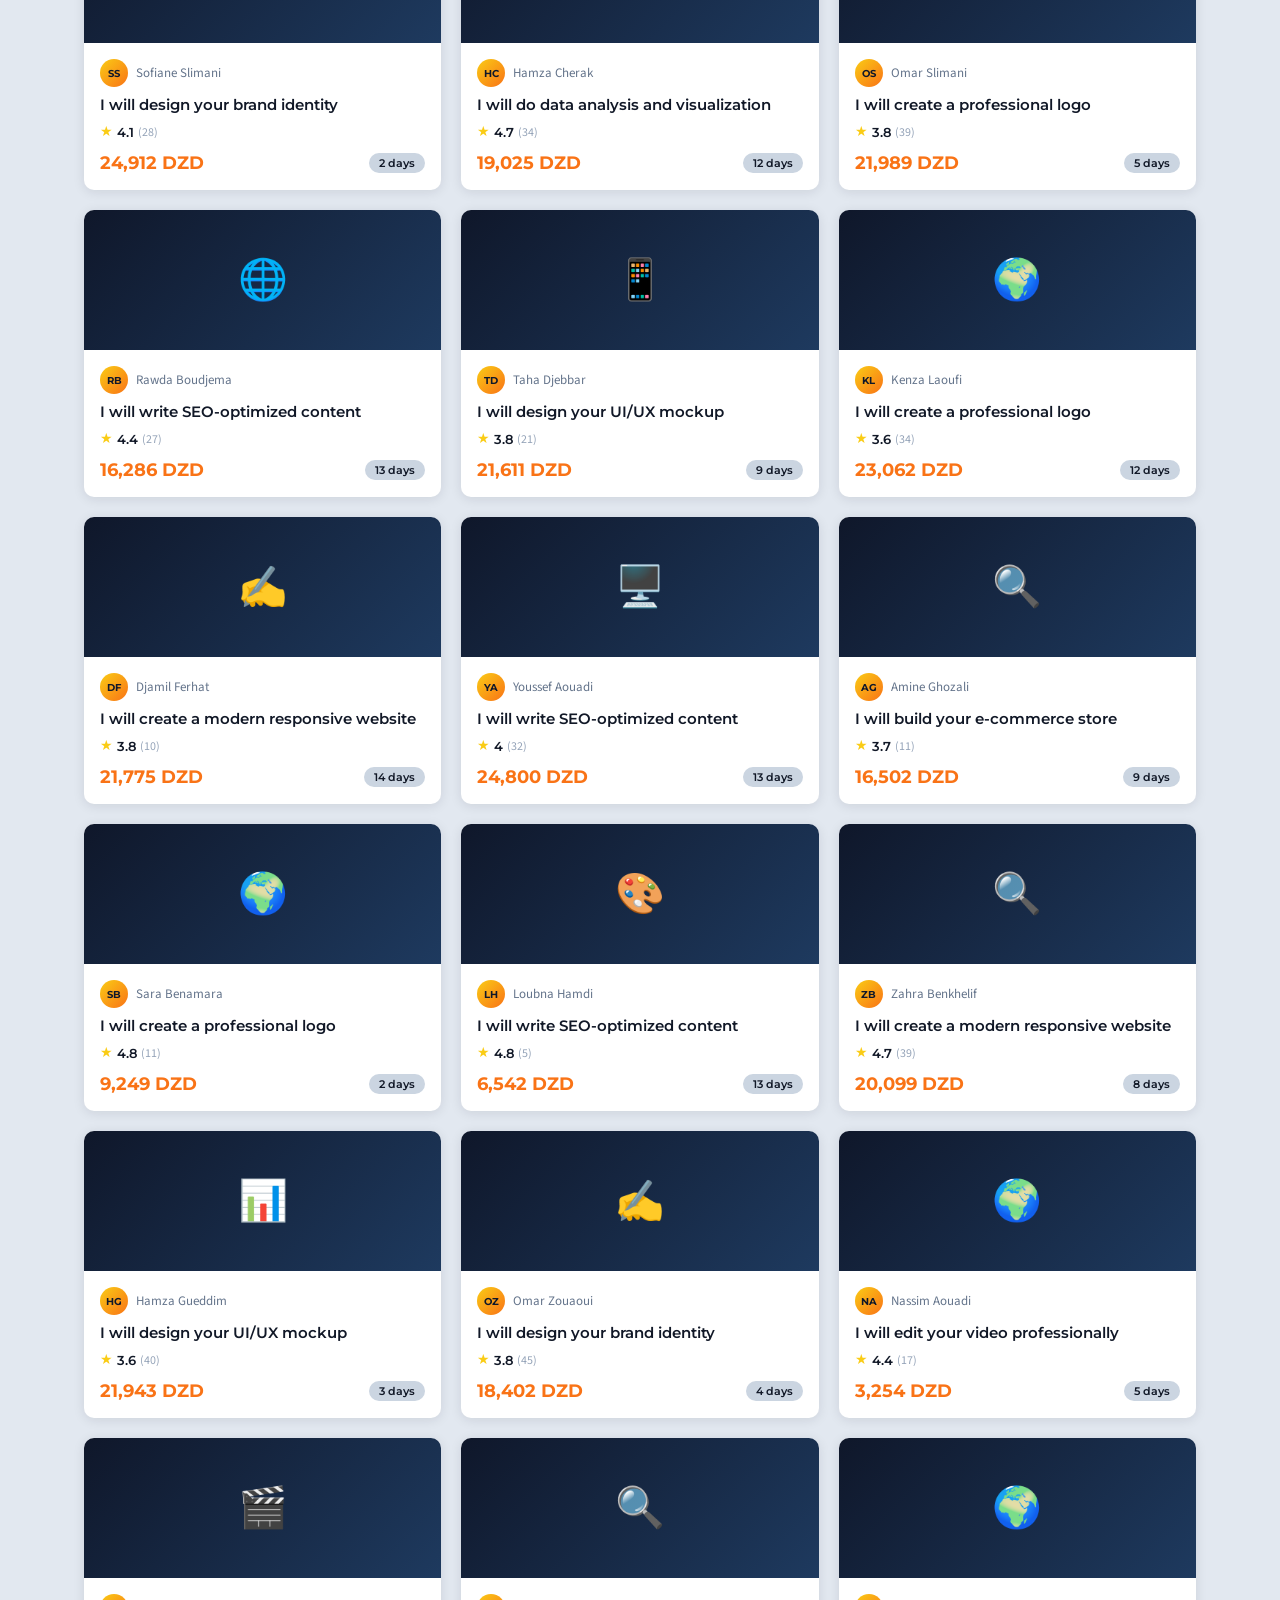
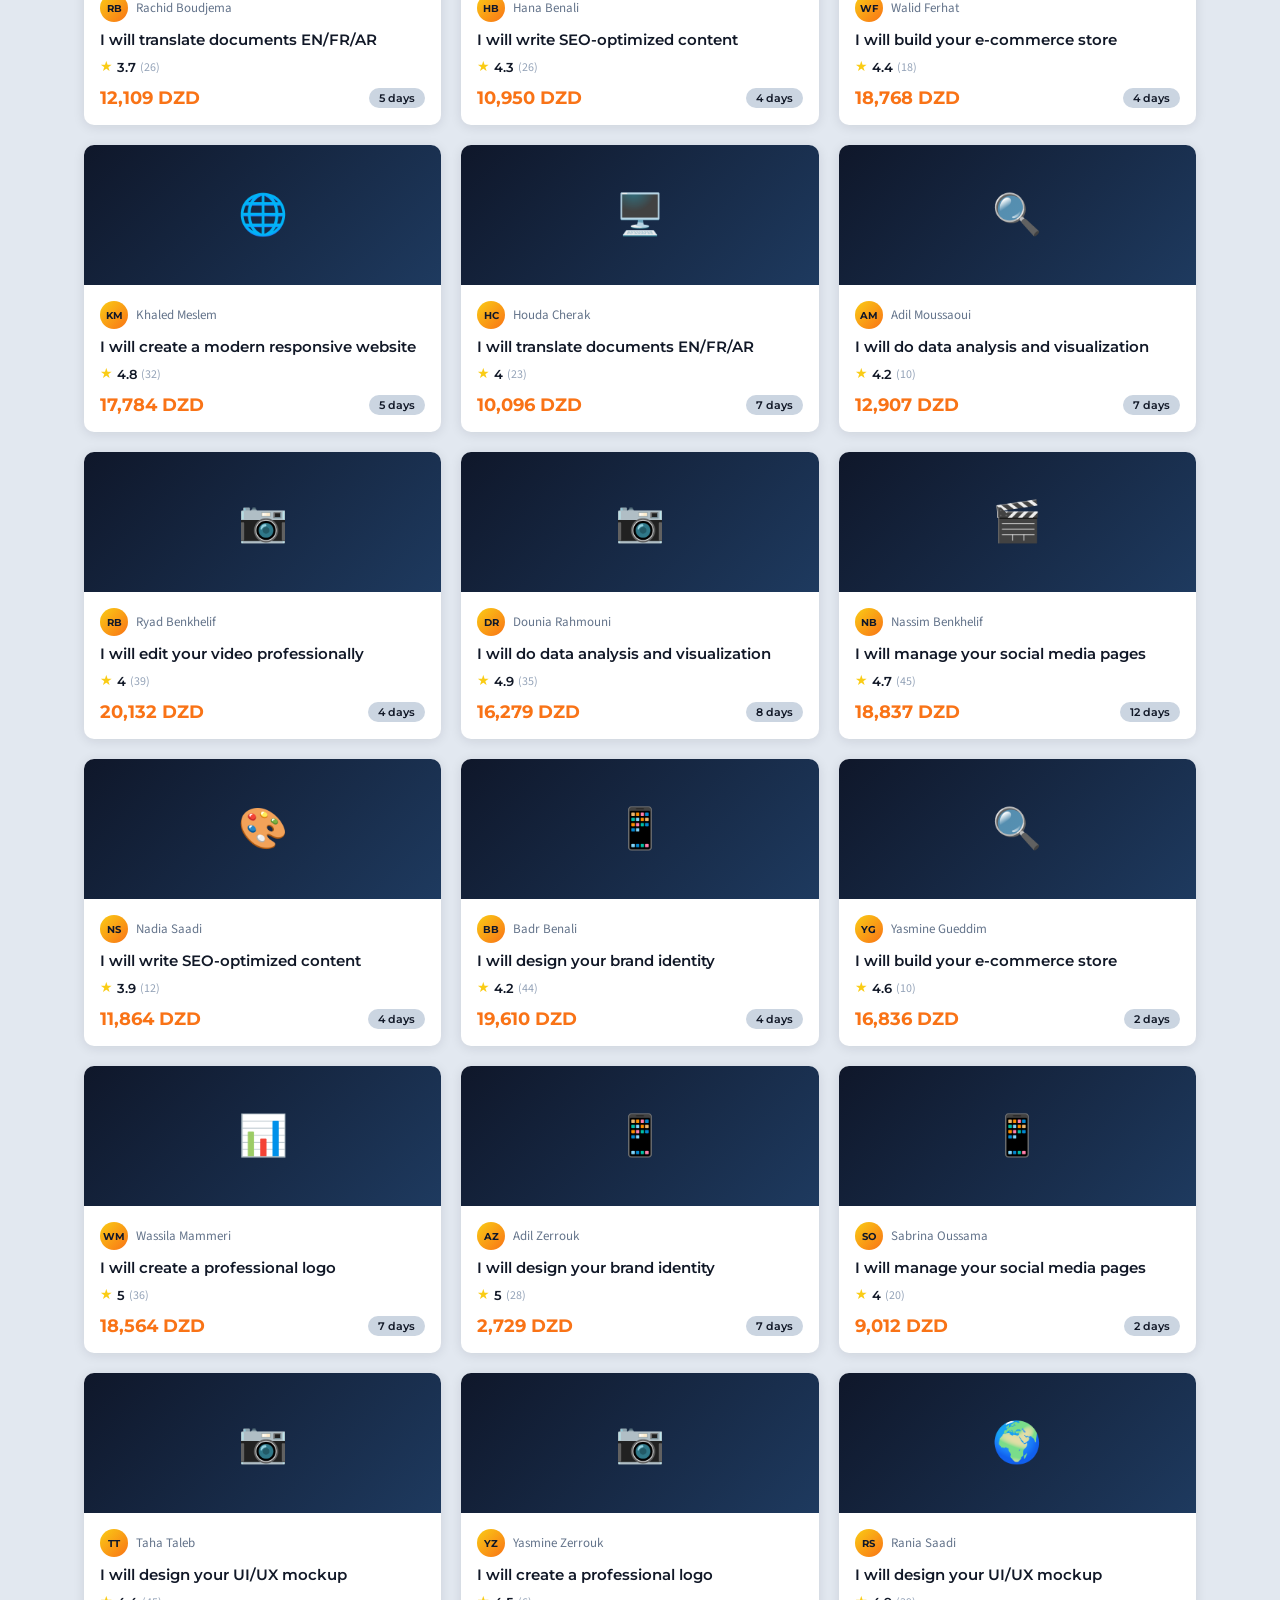
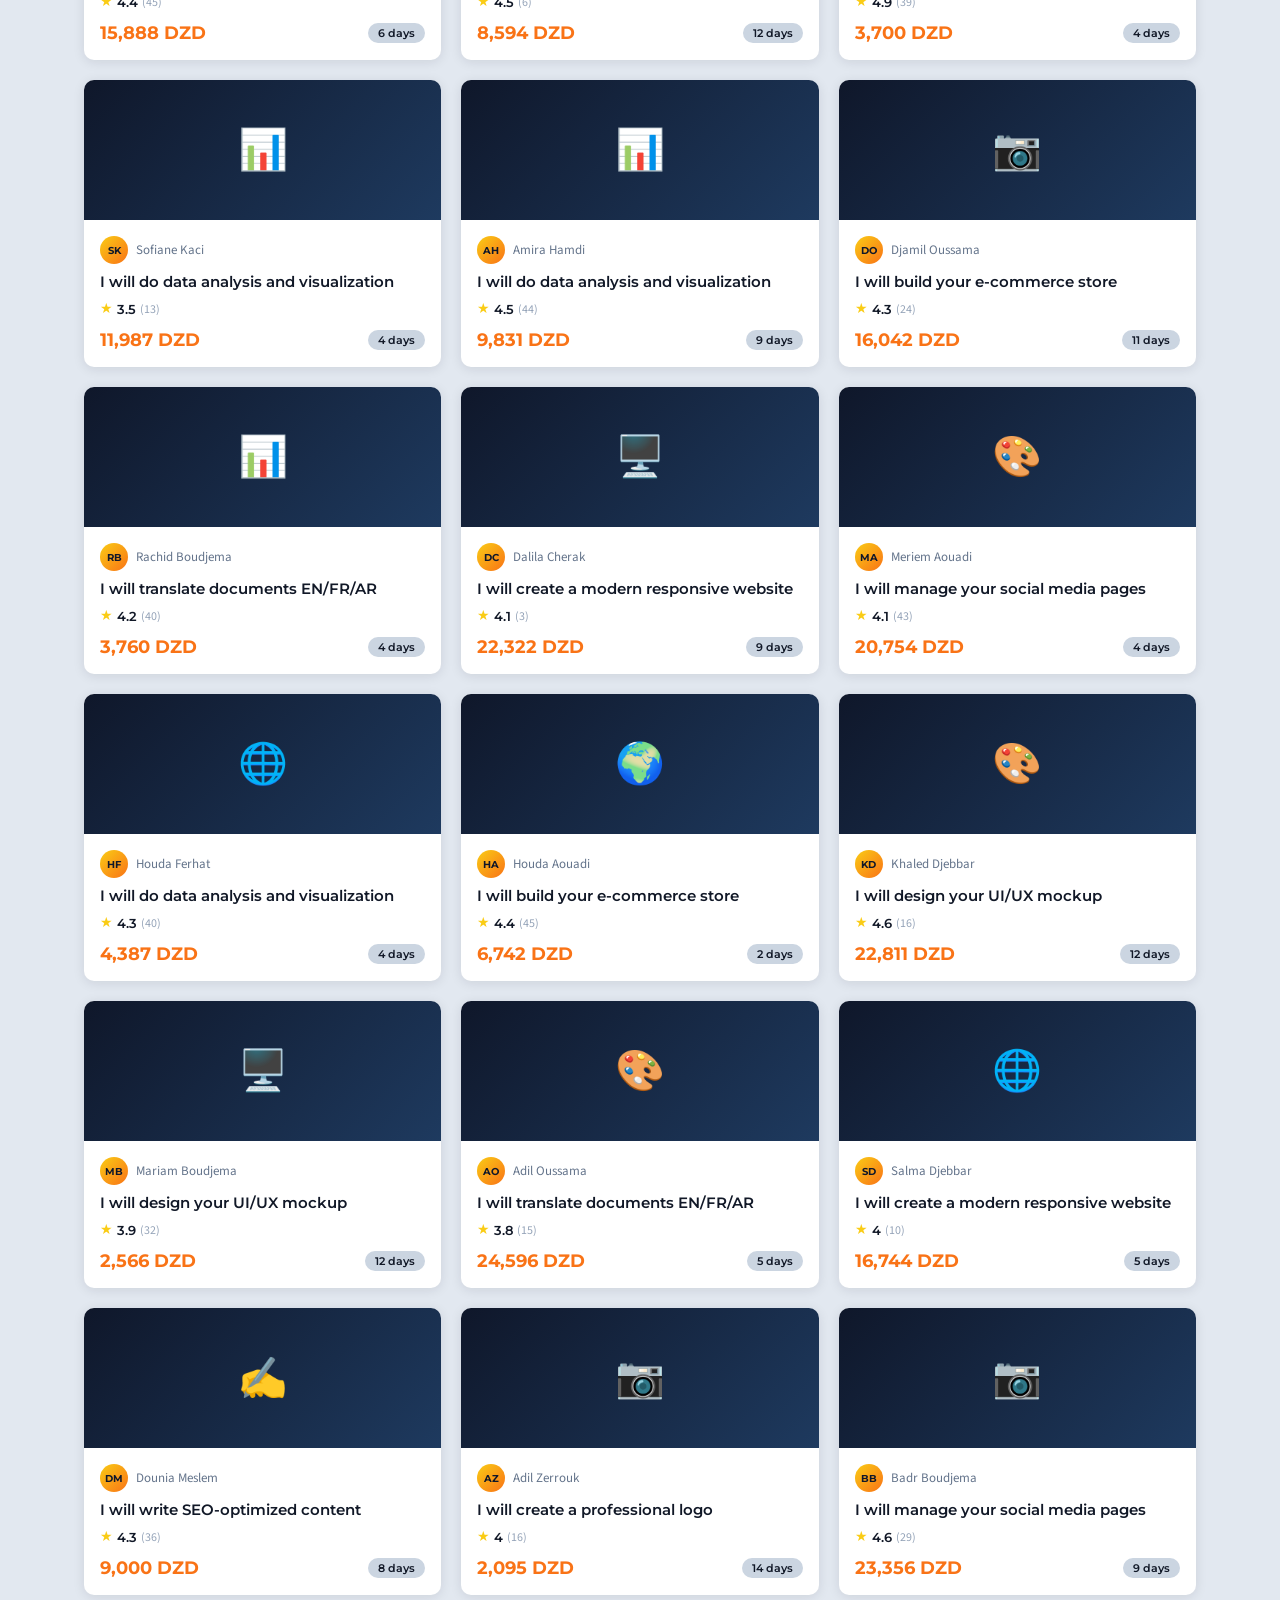
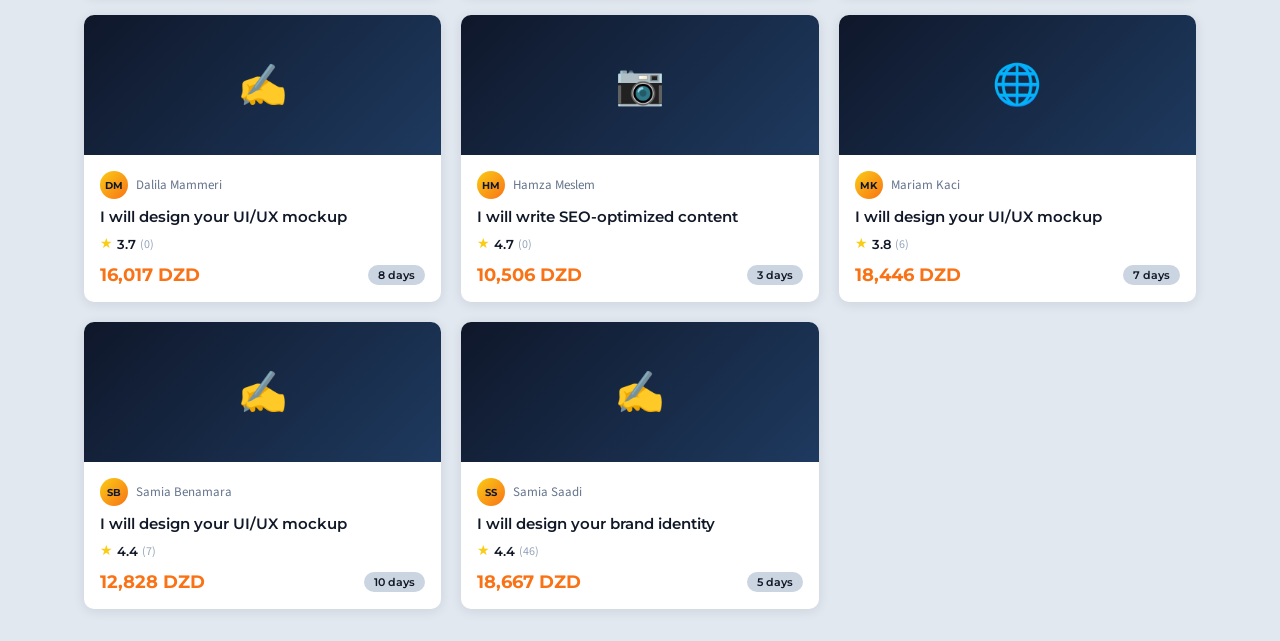
<file: marketplace.html>
<!DOCTYPE html>
<html lang="en">

<head>
    <meta charset="UTF-8" />
    <meta name="viewport" content="width=device-width,initial-scale=1.0" />
    <title>Marketplace — Bridge Up</title>
    <link rel="stylesheet" href="css/style.css" />
</head>

<body>
    <div id="nav"></div>
    <div class="page-content">
        <div style="background:var(--blue);border-radius:14px;padding:28px 32px;margin-bottom:28px">
            <h2 style="color:#fff;margin-bottom:8px">Freelance <span class="grad-text">Marketplace</span></h2>
            <p style="color:var(--muted);font-size:15px;margin-bottom:20px">Hire talented students for your projects, or
                offer your own services.</p>
            <div class="search-bar"
                style="max-width:560px;background:rgba(255,255,255,0.1);border-color:rgba(250,204,21,0.4)">
                <svg width="18" height="18" viewBox="0 0 24 24" fill="none" stroke="#FACC15" stroke-width="2">
                    <circle cx="11" cy="11" r="8" />
                    <line x1="21" y1="21" x2="16.65" y2="16.65" />
                </svg>
                <input type="text" id="mSearch" placeholder="Search services, categories…"
                    style="background:transparent;color:#fff" oninput="filterGigs()" />
            </div>
        </div>
        <div
            style="display:flex;align-items:center;justify-content:space-between;flex-wrap:wrap;gap:12px;margin-bottom:20px">
            <div class="filter-row" style="margin:0" id="catRow"></div>
            <div style="display:flex;gap:10px">
                <button class="btn btn-outline btn-sm" onclick="showTab('gigs')">🛒 Browse Gigs</button>
                <button class="btn btn-outline btn-sm" onclick="showTab('briefs')">📋 Project Briefs</button>
                <button class="btn btn-primary btn-sm" id="createBtn" onclick="openModal('createGigModal')">+ Create
                    Gig</button>
            </div>
        </div>
        <div id="tab-gigs">
            <div id="gigsGrid" class="grid-3"></div>
        </div>
        <div id="tab-briefs" style="display:none">
            <div style="display:flex;justify-content:space-between;align-items:center;margin-bottom:16px">
                <h3>Open Project Briefs</h3>
                <button class="btn btn-primary btn-sm" onclick="openModal('postBriefModal')">+ Post a Brief</button>
            </div>
            <div id="briefsList"></div>
        </div>
    </div>

    <!-- GIG DETAIL MODAL -->
    <div class="modal-overlay" id="gigModal">
        <div class="modal" style="max-width:560px">
            <div class="modal-header">
                <h3 id="gigModalTitle">Gig</h3><button class="modal-close" onclick="closeModal('gigModal')">×</button>
            </div>
            <div id="gigModalBody"></div>
            <div style="display:flex;gap:10px;margin-top:20px;justify-content:flex-end">
                <button class="btn btn-ghost" onclick="closeModal('gigModal')">Close</button>
                <button class="btn btn-primary" onclick="hireGig()">💼 Hire Now</button>
            </div>
        </div>
    </div>

    <!-- CREATE GIG MODAL -->
    <div class="modal-overlay" id="createGigModal">
        <div class="modal">
            <div class="modal-header">
                <h3>Create a New Gig</h3><button class="modal-close" onclick="closeModal('createGigModal')">×</button>
            </div>
            <div class="form-group"><label>Gig Title</label><input type="text" id="gTitle" placeholder="I will…" />
            </div>
            <div class="form-group"><label>Category</label><select id="gCat">
                    <option>Web Development</option>
                    <option>Graphic Design</option>
                    <option>Video Editing</option>
                    <option>Content Writing</option>
                    <option>SEO</option>
                    <option>Translation</option>
                    <option>Social Media</option>
                    <option>UI/UX Design</option>
                </select></div>
            <div class="form-group"><label>Price (DZD)</label><input type="number" id="gPrice"
                    placeholder="e.g. 5000" /></div>
            <div class="form-group"><label>Turnaround Time</label><input type="text" id="gTime"
                    placeholder="e.g. 5 days" /></div>
            <div class="form-group"><label>Description</label><textarea id="gDesc"
                    placeholder="Describe what you offer…"></textarea></div>
            <div style="display:flex;gap:10px;justify-content:flex-end">
                <button class="btn btn-ghost" onclick="closeModal('createGigModal')">Cancel</button>
                <button class="btn btn-primary" onclick="publishGig()">🚀 Publish Gig</button>
            </div>
        </div>
    </div>

    <!-- POST BRIEF MODAL -->
    <div class="modal-overlay" id="postBriefModal">
        <div class="modal">
            <div class="modal-header">
                <h3>Post a Project Brief</h3><button class="modal-close"
                    onclick="closeModal('postBriefModal')">×</button>
            </div>
            <div class="form-group"><label>Project Title</label><input type="text" id="bTitle"
                    placeholder="e.g. Build a landing page for my startup" /></div>
            <div class="form-group"><label>Budget Range (DZD)</label>
                <div style="display:flex;gap:8px"><input type="number" id="bMin" placeholder="Min" /><input
                        type="number" id="bMax" placeholder="Max" /></div>
            </div>
            <div class="form-group"><label>Deadline</label><input type="date" id="bDeadline" /></div>
            <div class="form-group"><label>Description</label><textarea id="bDesc"
                    placeholder="Describe your project requirements…"></textarea></div>
            <div style="display:flex;gap:10px;justify-content:flex-end">
                <button class="btn btn-ghost" onclick="closeModal('postBriefModal')">Cancel</button>
                <button class="btn btn-primary" onclick="publishBrief()">📋 Post Brief</button>
            </div>
        </div>
    </div>

    <div id="toast-container"></div>
    <script src="translations.js"></script>
    <script src="db.js"></script>
    <script src="app.js"></script>
    <script>
        I18N.init();
        const CATS = ["All", "Web Development", "Graphic Design", "Video Editing", "Content Writing", "SEO", "Translation", "Social Media", "UI/UX Design"];
        const EMOJIS = { "Web Development": "🌐", "Graphic Design": "🎨", "Video Editing": "🎬", "Content Writing": "✍️", "SEO": "🔍", "Translation": "🌍", "Social Media": "📱", "UI/UX Design": "🖥️", "Photography": "📷", "Data Entry": "📊" };
        let briefs = [];

        window.addEventListener("DOMContentLoaded", () => {
            const s = Auth.get();
            document.getElementById("nav").innerHTML = buildNavbar("Marketplace", s ? s.role : "");
            document.getElementById("catRow").innerHTML = CATS.map(c => `<div class="filter-chip ${c === 'All' ? 'active' : ''}" onclick="filterGigsByCat('${c}',this)">${c}</div>`).join("");
            renderGigs(BridgeDB.gigs);
            briefs = generateBriefs(); renderBriefs();
            if (!s || s.role !== "student") document.getElementById("createBtn").style.display = "none";
        });

        function renderGigs(list) {
            document.getElementById("gigsGrid").innerHTML = list.map(g => `
    <div class="gig-card" onclick="openGig('${g.id}')">
      <div class="gig-card-img">${EMOJIS[g.category] || "⭐"}</div>
      <div class="gig-card-body">
        <div style="display:flex;align-items:center;gap:8px;margin-bottom:8px">
          <div class="avatar avatar-sm" style="display:inline-flex;width:28px;height:28px;font-size:10px">${avatarInitials(g.freelancerName)}</div>
          <span style="font-size:13px;color:#64748B">${g.freelancerName}</span>
        </div>
        <div class="gig-card-title">${g.title}</div>
        <div style="display:flex;align-items:center;gap:4px;margin-bottom:10px">
          <span style="color:var(--yellow);font-size:14px">★</span>
          <span style="font-size:13px;font-weight:600;font-family:Montserrat,sans-serif">${g.rating}</span>
          <span style="font-size:12px;color:#94A3B8">(${g.reviews})</span>
        </div>
        <div style="display:flex;align-items:center;justify-content:space-between">
          <div class="gig-price">${g.price.toLocaleString()} DZD</div>
          <span class="badge badge-gray" style="font-size:11px">${g.turnaround}</span>
        </div>
      </div>
    </div>`).join("") || `<div class="empty-state" style="grid-column:1/-1"><p>No gigs found.</p></div>`;
        }

        function openGig(id) {
            const g = BridgeDB.gigs.find(x => x.id === id); if (!g) return;
            document.getElementById("gigModalTitle").textContent = g.title;
            document.getElementById("gigModalBody").innerHTML = `
    <div style="display:flex;align-items:center;gap:12px;margin-bottom:16px">
      <div class="avatar avatar-md" style="display:inline-flex">${avatarInitials(g.freelancerName)}</div>
      <div><div style="font-family:Montserrat,sans-serif;font-weight:700">${g.freelancerName}</div><div style="display:flex;align-items:center;gap:4px"><span style="color:var(--yellow)">★</span><span style="font-size:14px;font-weight:600;font-family:Montserrat,sans-serif">${g.rating}</span><span style="font-size:13px;color:#94A3B8">(${g.reviews} reviews)</span></div></div>
    </div>
    <span class="badge badge-blue" style="margin-bottom:12px;display:inline-block">${g.category}</span>
    <p style="font-size:14px;color:#475569;line-height:1.6;margin-bottom:16px">${g.description}</p>
    <div style="background:#F8FAFC;border-radius:8px;padding:14px;margin-bottom:16px">
      <div style="display:flex;justify-content:space-between;align-items:center">
        <div><div style="font-size:12px;color:#94A3B8;font-family:Montserrat,sans-serif">PRICE</div><div class="gig-price">${g.price.toLocaleString()} DZD</div></div>
        <div><div style="font-size:12px;color:#94A3B8;font-family:Montserrat,sans-serif">TURNAROUND</div><div style="font-family:Montserrat,sans-serif;font-weight:600">${g.turnaround}</div></div>
      </div>
    </div>
    <div><div style="font-size:13px;font-weight:600;font-family:Montserrat,sans-serif;margin-bottom:8px">✅ Deliverables</div>${g.deliverables.map(d => `<div style="font-size:14px;color:#475569;padding:4px 0">• ${d}</div>`).join("")}</div>`;
            openModal("gigModal");
        }

        function hireGig() { closeModal("gigModal"); showToast("Request sent! The freelancer will contact you shortly. 🎉", "success"); }

        function filterGigsByCat(cat, el) {
            document.querySelectorAll("#catRow .filter-chip").forEach(c => c.classList.remove("active")); el.classList.add("active");
            const q = document.getElementById("mSearch").value.toLowerCase();
            let list = BridgeDB.gigs;
            if (cat !== "All") list = list.filter(g => g.category === cat);
            if (q) list = list.filter(g => g.title.toLowerCase().includes(q) || g.category.toLowerCase().includes(q));
            renderGigs(list);
        }

        function filterGigs() {
            const q = document.getElementById("mSearch").value.toLowerCase();
            const ac = document.querySelector("#catRow .active")?.textContent || "All";
            let list = BridgeDB.gigs;
            if (ac !== "All") list = list.filter(g => g.category === ac);
            if (q) list = list.filter(g => g.title.toLowerCase().includes(q) || g.freelancerName.toLowerCase().includes(q));
            renderGigs(list);
        }

        function generateBriefs() {
            return Array.from({ length: 12 }, (_, i) => ({ id: "BR" + i, title: ["Build a landing page", "Design a logo", "Edit a promotional video", "Write blog content", "Manage Instagram for 1 month", "Translate 10 pages FR→AR", "Create UI mockup for app", "SEO audit for website", "Build an e-commerce store", "Data entry and cleanup", "Create pitch deck", "Develop REST API"][i], budget: { min: 3000 + i * 1000, max: 8000 + i * 2000 }, deadline: `2026-0${4 + Math.floor(i / 4)}-${String(10 + i).padStart(2, "0")}`, desc: "Looking for a skilled freelancer to help with this project. Previous experience required. Payments via CCP or bank transfer.", proposals: Math.floor(Math.random() * 15), client: `${["Mohamed", "Sofiane", "Rania", "Karim", "Nadia"][i % 5]} ${["Benali", "Bouzidi", "Hamdi", "Kaci", "Mammeri"][i % 5]}` }));
        }

        function renderBriefs() {
            document.getElementById("briefsList").innerHTML = briefs.map(b => `
    <div class="card card-sm" style="margin-bottom:12px;display:flex;align-items:center;justify-content:space-between;flex-wrap:wrap;gap:12px">
      <div style="flex:1">
        <div style="font-family:Montserrat,sans-serif;font-weight:700;font-size:15px;margin-bottom:4px">${b.title}</div>
        <div style="font-size:13px;color:#64748B;margin-bottom:6px">${b.desc.slice(0, 80)}…</div>
        <div style="display:flex;gap:12px;font-size:13px;color:#94A3B8"><span>👤 ${b.client}</span><span>📅 ${b.deadline}</span><span>📊 ${b.proposals} proposals</span></div>
      </div>
      <div style="display:flex;flex-direction:column;align-items:flex-end;gap:8px">
        <div style="font-family:Montserrat,sans-serif;font-weight:700;color:var(--orange)">${b.budget.min.toLocaleString()} – ${b.budget.max.toLocaleString()} DZD</div>
        <button class="btn btn-primary btn-sm" onclick="showToast('Proposal sent! 🎉','success')">Submit Proposal</button>
      </div>
    </div>`).join("");
        }

        function publishGig() {
            const t = document.getElementById("gTitle").value, p = document.getElementById("gPrice").value;
            if (!t || !p) { showToast("Please fill in all required fields.", "error"); return; }
            closeModal("createGigModal"); showToast("Gig published! 🎉 It's now live on the marketplace.", "success");
        }

        function publishBrief() {
            const t = document.getElementById("bTitle").value;
            if (!t) { showToast("Please add a project title.", "error"); return; }
            closeModal("postBriefModal"); showToast("Project brief posted! Freelancers will start submitting proposals.", "success");
        }

        function showTab(n) { document.getElementById("tab-gigs").style.display = n === "gigs" ? "block" : "none"; document.getElementById("tab-briefs").style.display = n === "briefs" ? "block" : "none"; }
    </script>
</body>

</html>
</file>
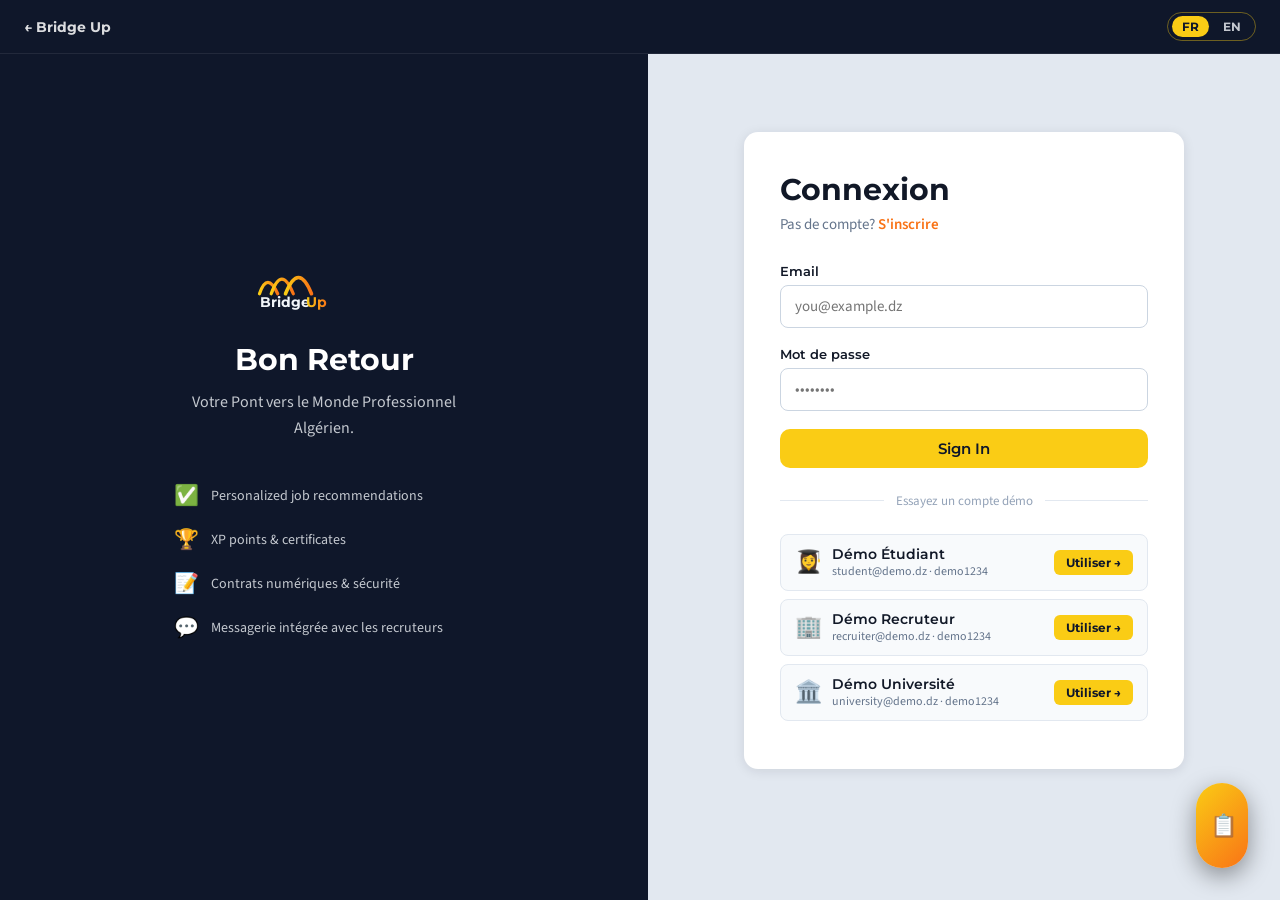
<file: recruiter-dashboard.html>
<!DOCTYPE html>
<html lang="en">

<head>
    <meta charset="UTF-8" />
    <meta name="viewport" content="width=device-width,initial-scale=1.0" />
    <title>Recruiter Dashboard — Bridge Up</title>
    <link rel="stylesheet" href="css/style.css" />
</head>

<body>
    <div id="nav"></div>
    <div class="page-content">
        <div
            style="background:var(--blue);border-radius:14px;padding:28px 32px;margin-bottom:28px;display:flex;align-items:center;justify-content:space-between;flex-wrap:wrap;gap:16px">
            <div>
                <div style="color:var(--muted);font-size:14px;margin-bottom:4px">Recruiter Dashboard</div>
                <h2 style="color:#fff;margin-bottom:2px" id="rName">–</h2>
                <div style="color:var(--muted);font-size:14px" id="rCompany">–</div>
            </div>
            <a href="recruiter-post-job.html"><button class="btn btn-primary">+ Post a New Opportunity</button></a>
        </div>
        <div class="grid-4" style="margin-bottom:28px">
            <div class="stat-card">
                <div class="stat-icon">📋</div>
                <div class="stat-val" id="stPosted">–</div>
                <div class="stat-label">Posted Jobs</div>
            </div>
            <div class="stat-card">
                <div class="stat-icon">📨</div>
                <div class="stat-val" id="stApps">–</div>
                <div class="stat-label">Applications</div>
            </div>
            <div class="stat-card">
                <div class="stat-icon">✅</div>
                <div class="stat-val" id="stActive">–</div>
                <div class="stat-label">Active Listings</div>
            </div>
            <div class="stat-card">
                <div class="stat-icon">🎓</div>
                <div class="stat-val" id="stHired">–</div>
                <div class="stat-label">Hired</div>
            </div>
        </div>
        <div class="layout-sidebar">
            <div class="sidebar">
                <div class="sidebar-item active" onclick="showTab('apps',this)">📨 Applications</div>
                <div class="sidebar-item" onclick="showTab('listings',this)">📋 My Listings</div>
                <div class="sidebar-item" onclick="showTab('talent',this)">🔍 Browse Talent</div>
                <div class="sidebar-item" onclick="location.href='recruiter-post-job.html'">➕ Post New Job</div>
                <div class="sidebar-item" onclick="location.href='chat.html'">💬 Messages</div>
                <div class="sidebar-item" onclick="location.href='contract.html'">📝 Contracts</div>
            </div>
            <div>
                <!-- APPLICATIONS -->
                <div id="tab-apps">
                    <div class="section-header" style="margin-bottom:16px">
                        <h2>Applications Inbox</h2>
                        <div style="display:flex;gap:8px">
                            <div class="filter-chip active" onclick="filterApps('all',this)">All</div>
                            <div class="filter-chip" onclick="filterApps('pending',this)">Pending</div>
                            <div class="filter-chip" onclick="filterApps('accepted',this)">Accepted</div>
                            <div class="filter-chip" onclick="filterApps('rejected',this)">Rejected</div>
                        </div>
                    </div>
                    <div id="appsList"></div>
                </div>
                <!-- LISTINGS -->
                <div id="tab-listings" style="display:none">
                    <div class="section-header" style="margin-bottom:16px">
                        <h2>My Job Listings</h2>
                    </div>
                    <div id="listingsList"></div>
                </div>
                <!-- TALENT -->
                <div id="tab-talent" style="display:none">
                    <div class="section-header" style="margin-bottom:16px">
                        <h2>Talent Pool</h2>
                    </div>
                    <div style="display:flex;gap:10px;margin-bottom:16px;flex-wrap:wrap">
                        <div class="search-bar" style="flex:1">
                            <svg width="18" height="18" viewBox="0 0 24 24" fill="none" stroke="currentColor"
                                stroke-width="2">
                                <circle cx="11" cy="11" r="8" />
                                <line x1="21" y1="21" x2="16.65" y2="16.65" />
                            </svg>
                            <input type="text" id="tSearch" placeholder="Search by name, skill, field…"
                                oninput="filterTalent()" />
                        </div>
                        <select id="tField" onchange="filterTalent()"
                            style="padding:8px 14px;border:1.5px solid #CBD5E1;border-radius:8px;font-size:13px;outline:none">
                            <option value="">All Fields</option>
                            <option>Marketing</option>
                            <option>Computer Science</option>
                            <option>Finance</option>
                            <option>Law</option>
                            <option>HR</option>
                            <option>Engineering</option>
                            <option>Design</option>
                        </select>
                        <select id="tLevel" onchange="filterTalent()"
                            style="padding:8px 14px;border:1.5px solid #CBD5E1;border-radius:8px;font-size:13px;outline:none">
                            <option value="">All Levels</option>
                            <option>Starter</option>
                            <option>Rising Talent</option>
                            <option>Experienced</option>
                            <option>Pro</option>
                            <option>Elite</option>
                        </select>
                    </div>
                    <div id="talentGrid" class="grid-3"></div>
                </div>
            </div>
        </div>
    </div>

    <!-- APPLICANT MODAL -->
    <div class="modal-overlay" id="appModal">
        <div class="modal" style="max-width:600px">
            <div class="modal-header">
                <h3 id="appModalName">Applicant</h3><button class="modal-close"
                    onclick="closeModal('appModal')">×</button>
            </div>
            <div id="appModalBody"></div>
            <div style="display:flex;gap:10px;margin-top:20px;justify-content:flex-end">
                <button class="btn btn-danger btn-sm" onclick="decide('rejected')">✗ Reject</button>
                <button class="btn btn-success btn-sm" onclick="decide('accepted')">✓ Accept & Send Contract</button>
            </div>
        </div>
    </div>

    <div id="toast-container"></div>
    <script src="translations.js"></script>
    <script src="db.js"></script>
    <script src="app.js"></script>
    <script>
        I18N.init();
        let recruiter, myJobs = [], apps = [], selApp = null;

        window.addEventListener("DOMContentLoaded", () => {
            const s = Auth.requireAuth(["recruiter"]); if (!s) return;
            document.getElementById("nav").innerHTML = buildNavbar("Dashboard", "recruiter");
            recruiter = BridgeDB.getRecruiterById(s.id) || BridgeDB.recruiters[0];
            document.getElementById("rName").textContent = recruiter.name;
            document.getElementById("rCompany").textContent = recruiter.company + " · " + recruiter.industry;
            myJobs = BridgeDB.jobs.filter(j => j.recruiterId === recruiter.id);
            if (!myJobs.length) myJobs = BridgeDB.jobs.slice(0, 8).map(j => ({ ...j, company: recruiter.company, recruiterId: recruiter.id }));
            apps = BridgeDB.students.slice(0, 30).map((s, i) => ({ student: s, job: myJobs[i % myJobs.length], status: ["pending", "pending", "pending", "accepted", "rejected"][i % 5], date: `2026-03-${String(Math.max(1, 18 - i)).padStart(2, "0")}`, cover: "I am very excited about this opportunity. My background in " + s.field + " makes me a strong candidate.", id: "APP" + i }));
            document.getElementById("stPosted").textContent = myJobs.length;
            document.getElementById("stApps").textContent = apps.length;
            document.getElementById("stActive").textContent = myJobs.filter(j => j.open).length;
            document.getElementById("stHired").textContent = apps.filter(a => a.status === "accepted").length;
            renderApps(apps); renderListings(); renderTalent(BridgeDB.students.slice(0, 24));
        });

        function renderApps(list) {
            document.getElementById("appsList").innerHTML = list.map((a, i) => `
    <div class="card card-sm" style="display:flex;align-items:center;gap:14px;margin-bottom:12px;cursor:pointer" onclick="openApp(${apps.indexOf(a)})">
      <div class="avatar avatar-md" style="display:inline-flex">${avatarInitials(a.student.name)}</div>
      <div style="flex:1">
        <div style="font-family:Montserrat,sans-serif;font-weight:700;font-size:15px">${a.student.name}</div>
        <div style="font-size:13px;color:#64748B">${a.student.field} · ${a.student.year}</div>
        <div style="font-size:12px;color:#94A3B8;margin-top:2px">Applied to: <strong>${a.job.title}</strong> · ${a.date}</div>
      </div>
      <div style="display:flex;flex-direction:column;align-items:flex-end;gap:6px">
        <span class="badge ${a.status === 'accepted' ? 'badge-green' : a.status === 'rejected' ? 'badge-gray' : 'badge-yellow'}">${a.status.charAt(0).toUpperCase() + a.status.slice(1)}</span>
        <span class="badge badge-blue">${a.student.level}</span>
      </div>
    </div>`).join("") || `<div class="empty-state"><p>No applications found.</p></div>`;
        }

        function filterApps(s, el) { document.querySelectorAll("#tab-apps .filter-chip").forEach(c => c.classList.remove("active")); el.classList.add("active"); renderApps(s === "all" ? apps : apps.filter(a => a.status === s)); }

        function openApp(i) {
            selApp = apps[i]; const s = selApp.student;
            document.getElementById("appModalName").textContent = s.name;
            document.getElementById("appModalBody").innerHTML = `
    <div style="display:flex;align-items:center;gap:14px;margin-bottom:16px">
      <div class="avatar avatar-lg" style="display:inline-flex">${avatarInitials(s.name)}</div>
      <div><div style="font-family:Montserrat,sans-serif;font-size:16px;font-weight:700">${s.name}</div><div style="color:#64748B;font-size:14px">${s.field} · ${s.university}</div><div style="margin-top:8px">${renderXPBar(s.xp)}</div></div>
    </div>
    <div style="background:#F8FAFC;border-radius:8px;padding:14px;margin-bottom:14px"><div style="font-size:13px;font-weight:600;font-family:Montserrat,sans-serif;margin-bottom:6px">Cover Letter</div><p style="font-size:14px;color:#475569;line-height:1.6">${selApp.cover}</p></div>
    <div style="display:flex;gap:8px;flex-wrap:wrap;margin-bottom:12px">${s.skills.map(sk => `<span class="tag">${sk}</span>`).join("")}</div>
    <div style="font-size:13px;color:#64748B">📊 ${s.applications} applications · ✅ ${s.completedJobs} completed · 📜 ${s.certificates} certificates</div>`;
            openModal("appModal");
        }

        function decide(status) {
            if (!selApp) return;
            selApp.status = status; closeModal("appModal"); renderApps(apps);
            document.getElementById("stHired").textContent = apps.filter(a => a.status === "accepted").length;
            if (status === "accepted") { showToast("Application accepted! Contract sent to student. 📝", "success"); setTimeout(() => location.href = "contract.html", 1500); }
            else showToast("Application rejected.", "info");
        }

        function renderListings() {
            document.getElementById("listingsList").innerHTML = myJobs.map(j => `
    <div class="card card-sm" style="display:flex;align-items:center;justify-content:space-between;flex-wrap:wrap;gap:12px;margin-bottom:12px">
      <div><div style="font-family:Montserrat,sans-serif;font-weight:700;font-size:15px">${j.title}</div><div style="font-size:13px;color:#64748B;margin-top:3px">${j.type} · ${j.location} · ${j.duration}</div><div style="font-size:12px;color:#94A3B8;margin-top:2px">${j.applications} applicants · Deadline: ${j.deadline}</div></div>
      <div style="display:flex;align-items:center;gap:10px">
        <span class="badge ${j.open ? 'badge-green' : 'badge-gray'}">${j.open ? 'Open' : 'Closed'}</span>
        <button class="btn btn-outline btn-sm" onclick="location.href='job-listing.html?id=${j.id}'">View</button>
        <button class="btn btn-ghost btn-sm" onclick="toggleJ(this,'${j.id}')">${j.open ? 'Close' : 'Reopen'}</button>
      </div>
    </div>`).join("");
        }

        function toggleJ(btn, id) { const j = BridgeDB.getJobById(id) || myJobs.find(x => x.id === id); if (j) { j.open = !j.open; btn.textContent = j.open ? 'Close' : 'Reopen'; } showToast(`Listing ${j.open ? 'reopened' : 'closed'}.`, "info"); }

        function renderTalent(list) {
            document.getElementById("talentGrid").innerHTML = list.map(s => `
    <div class="card card-sm" style="cursor:pointer">
      <div style="display:flex;align-items:center;gap:10px;margin-bottom:10px">
        <div class="avatar avatar-sm" style="display:inline-flex">${avatarInitials(s.name)}</div>
        <div><div style="font-family:Montserrat,sans-serif;font-weight:600;font-size:14px">${s.name}</div><div style="font-size:12px;color:#64748B">${s.field}</div></div>
      </div>
      ${renderXPBar(s.xp)}
      <div style="display:flex;flex-wrap:wrap;gap:4px;margin-top:8px">${s.skills.slice(0, 3).map(sk => `<span class="tag" style="font-size:11px;padding:2px 8px">${sk}</span>`).join("")}</div>
      <div style="display:flex;gap:8px;margin-top:10px">
        <button class="btn btn-outline btn-sm" style="flex:1;justify-content:center" onclick="location.href='chat.html'">💬 Message</button>
        <button class="btn btn-primary btn-sm" style="flex:1;justify-content:center" onclick="showToast('Profile saved to shortlist!','success')">⭐ Save</button>
      </div>
    </div>`).join("");
        }

        function filterTalent() {
            const q = document.getElementById("tSearch").value.toLowerCase(), f = document.getElementById("tField").value, l = document.getElementById("tLevel").value;
            let r = BridgeDB.students;
            if (q) r = r.filter(s => s.name.toLowerCase().includes(q) || s.skills.some(sk => sk.toLowerCase().includes(q)) || s.field.toLowerCase().includes(q));
            if (f) r = r.filter(s => s.field === f);
            if (l) r = r.filter(s => s.level === l);
            renderTalent(r.slice(0, 24));
        }

        function showTab(n, el) { document.querySelectorAll('[id^="tab-"]').forEach(t => t.style.display = "none"); document.getElementById("tab-" + n).style.display = "block"; document.querySelectorAll(".sidebar-item").forEach(s => s.classList.remove("active")); if (el) el.classList.add("active"); }
    </script>
</body>

</html>
</file>
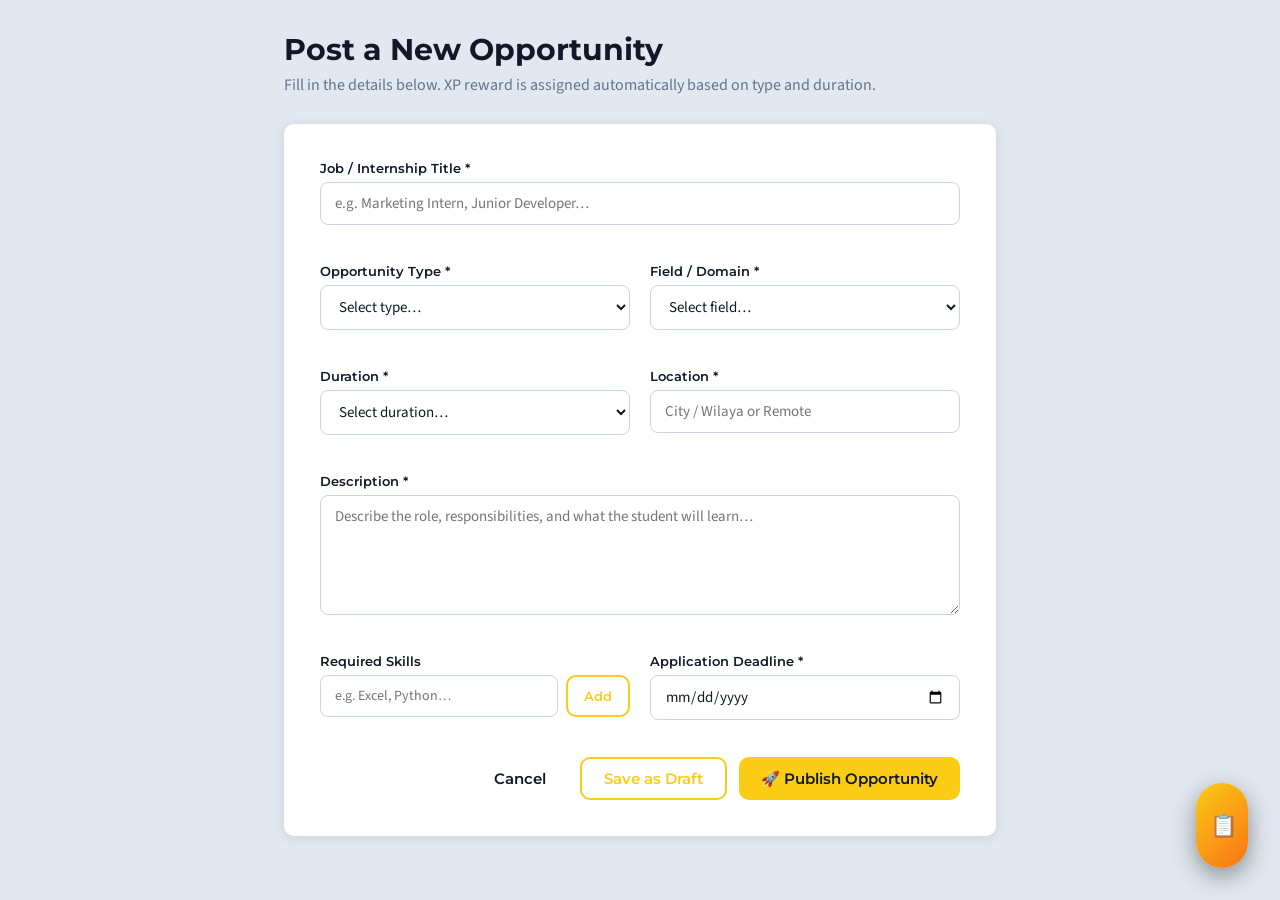
<file: recruiter-post-job.html>
<!DOCTYPE html>
<html lang="en">

<head>
    <meta charset="UTF-8" />
    <meta name="viewport" content="width=device-width,initial-scale=1.0" />
    <title>Post a Job — Bridge Up</title>
    <link rel="stylesheet" href="css/style.css" />
</head>

<body>
    <div id="nav"></div>
    <div class="page-content" style="max-width:760px">
        <div style="margin-bottom:28px">
            <h2>Post a New Opportunity</h2>
            <p style="color:#64748B;margin-top:6px">Fill in the details below. XP reward is assigned automatically based
                on type and duration.</p>
        </div>
        <div class="card" style="padding:36px">
            <div class="grid-2">
                <div class="form-group" style="grid-column:1/-1"><label>Job / Internship Title *</label><input
                        type="text" id="jTitle" placeholder="e.g. Marketing Intern, Junior Developer…" required /></div>
                <div class="form-group"><label>Opportunity Type *</label>
                    <select id="jType" onchange="calcXP()">
                        <option value="">Select type…</option>
                        <option>Internship</option>
                        <option>Part-time</option>
                        <option>Remote</option>
                        <option>Freelance Project</option>
                        <option>Full-time</option>
                    </select>
                </div>
                <div class="form-group"><label>Field / Domain *</label>
                    <select id="jField">
                        <option value="">Select field…</option>
                        <option>Marketing</option>
                        <option>Computer Science</option>
                        <option>Finance</option>
                        <option>Law</option>
                        <option>HR</option>
                        <option>Engineering</option>
                        <option>Design</option>
                        <option>Medicine</option>
                        <option>Architecture</option>
                        <option>Journalism</option>
                        <option>Economics</option>
                        <option>Accounting</option>
                        <option>Management</option>
                        <option>Logistics</option>
                        <option>Education</option>
                    </select>
                </div>
                <div class="form-group"><label>Duration *</label>
                    <select id="jDuration" onchange="calcXP()">
                        <option value="">Select duration…</option>
                        <option>1 month</option>
                        <option>2 months</option>
                        <option>3 months</option>
                        <option>6 months</option>
                        <option>Ongoing</option>
                    </select>
                </div>
                <div class="form-group"><label>Location *</label><input type="text" id="jLocation"
                        placeholder="City / Wilaya or Remote" /></div>
                <div class="form-group" style="grid-column:1/-1"><label>Description *</label><textarea id="jDesc"
                        style="min-height:120px"
                        placeholder="Describe the role, responsibilities, and what the student will learn…"></textarea>
                </div>
                <div class="form-group"><label>Required Skills</label>
                    <div style="display:flex;gap:8px"><input type="text" id="skillIn" placeholder="e.g. Excel, Python…"
                            style="flex:1;padding:10px 14px;border:1.5px solid #CBD5E1;border-radius:8px;font-size:14px;outline:none" /><button
                            class="btn btn-outline btn-sm" onclick="addSkill()">Add</button></div>
                    <div id="skillTags" style="display:flex;flex-wrap:wrap;gap:6px;margin-top:8px"></div>
                </div>
                <div class="form-group"><label>Application Deadline *</label><input type="date" id="jDeadline" /></div>
            </div>

            <!-- XP Preview -->
            <div id="xpPreview"
                style="background:linear-gradient(90deg,#FFFBEB,#FFF7ED);border:1.5px solid var(--yellow);border-radius:10px;padding:16px 20px;margin:8px 0 20px;display:none">
                <div
                    style="font-family:Montserrat,sans-serif;font-weight:700;font-size:14px;color:var(--blue);margin-bottom:4px">
                    🎮 XP Reward Preview</div>
                <div style="font-size:14px;color:#64748B">Students who complete this opportunity will earn: <span
                        id="xpVal" class="job-xp" style="font-size:16px"></span></div>
            </div>

            <div style="display:flex;gap:12px;justify-content:flex-end;margin-top:8px">
                <button class="btn btn-ghost" onclick="history.back()">Cancel</button>
                <button class="btn btn-outline" onclick="showToast('Draft Saved Successfully!', 'success')">Save as Draft</button>
                <button class="btn btn-primary" onclick="history.back()">🚀 Publish Opportunity</button>
            </div>
        </div>
    </div>

    <!-- SUCCESS MODAL -->
    <div class="modal-overlay" id="successModal">
        <div class="modal" style="text-align:center">
            <div style="font-size:64px;margin-bottom:16px">🎉</div>
            <h2 style="margin-bottom:10px">Opportunity Published!</h2>
            <p style="color:#64748B;margin-bottom:24px">Your listing is now live and students will start receiving
                recommendations immediately.</p>
            <div style="display:flex;gap:10px;justify-content:center;flex-wrap:wrap">
                <button class="btn btn-outline" onclick="location.href='recruiter-dashboard.html'">Back to
                    Dashboard</button>
                <button class="btn btn-primary" onclick="closeModal('successModal');resetForm()">Post Another</button>
            </div>
        </div>
    </div>

    <div id="toast-container"></div>
    <script src="translations.js"></script>
    <script src="db.js"></script>
    <script src="app.js"></script>
    <script>
        I18N.init();
        const DXP = { "1 month": 200, "2 months": 350, "3 months": 500, "6 months": 800, "Ongoing": 150, "Internship": 50, "Part-time": 30, "Remote": 20, "Freelance Project": 100, "Full-time": 200 };
        let skills = [];

        window.addEventListener("DOMContentLoaded", () => {
            const s = Auth.requireAuth(["recruiter"]); if (!s) return;
            document.getElementById("nav").innerHTML = buildNavbar("Post a Job", "recruiter");
            document.getElementById("jDeadline").min = new Date().toISOString().split("T")[0];
            document.getElementById("skillIn").addEventListener("keydown", e => { if (e.key === "Enter") { e.preventDefault(); addSkill(); } });
        });

        function calcXP() {
            const t = document.getElementById("jType").value, d = document.getElementById("jDuration").value;
            if (!t && !d) return;
            const xp = (DXP[d] || 0) + (DXP[t] || 0) || 200;
            document.getElementById("xpPreview").style.display = "block";
            document.getElementById("xpVal").textContent = `+${xp} XP`;
        }

        function addSkill() {
            const inp = document.getElementById("skillIn"), v = inp.value.trim();
            if (!v || skills.includes(v) || skills.length >= 8) { inp.value = ""; return; }
            skills.push(v); inp.value = ""; renderSkills();
        }
        function removeSkill(i) { skills.splice(i, 1); renderSkills(); }
        function renderSkills() { document.getElementById("skillTags").innerHTML = skills.map((s, i) => `<span class="tag tag-active" style="cursor:pointer" onclick="removeSkill(${i})">× ${s}</span>`).join(""); }

        function validateForm() {
            const fields = [["jTitle", "Title"], ["jType", "Type"], ["jField", "Field"], ["jDuration", "Duration"], ["jLocation", "Location"], ["jDesc", "Description"], ["jDeadline", "Deadline"]];
            for (const [id, name] of fields) { if (!document.getElementById(id).value.trim()) { showToast(`Please fill in the ${name} field.`, "error"); return false; } }
            return true;
        }

        function publishJob() {
            if (!validateForm()) return;
            const s = Auth.get();
            const rec = BridgeDB.getRecruiterById(s.id) || BridgeDB.recruiters[0];
            const t = document.getElementById("jType").value, d = document.getElementById("jDuration").value;
            const newJob = { id: `JOB${Date.now()}`, title: document.getElementById("jTitle").value, type: t, field: document.getElementById("jField").value, duration: d, location: document.getElementById("jLocation").value, description: document.getElementById("jDesc").value, requiredSkills: skills, xpReward: (DXP[d] || 0) + (DXP[t] || 0) || 200, deadline: document.getElementById("jDeadline").value, recruiterId: rec.id, company: rec.company, industry: rec.industry, city: rec.city, applications: 0, open: true, featured: false };
            BridgeDB.jobs.unshift(newJob);
            openModal("successModal");
        }

        function saveDraft() { showToast("Draft saved! You can publish it later from your dashboard.", "info"); }
        function resetForm() { document.querySelectorAll("input,select,textarea").forEach(el => el.value = ""); skills = []; renderSkills(); document.getElementById("xpPreview").style.display = "none"; }
    </script>
</body>

</html>
</file>
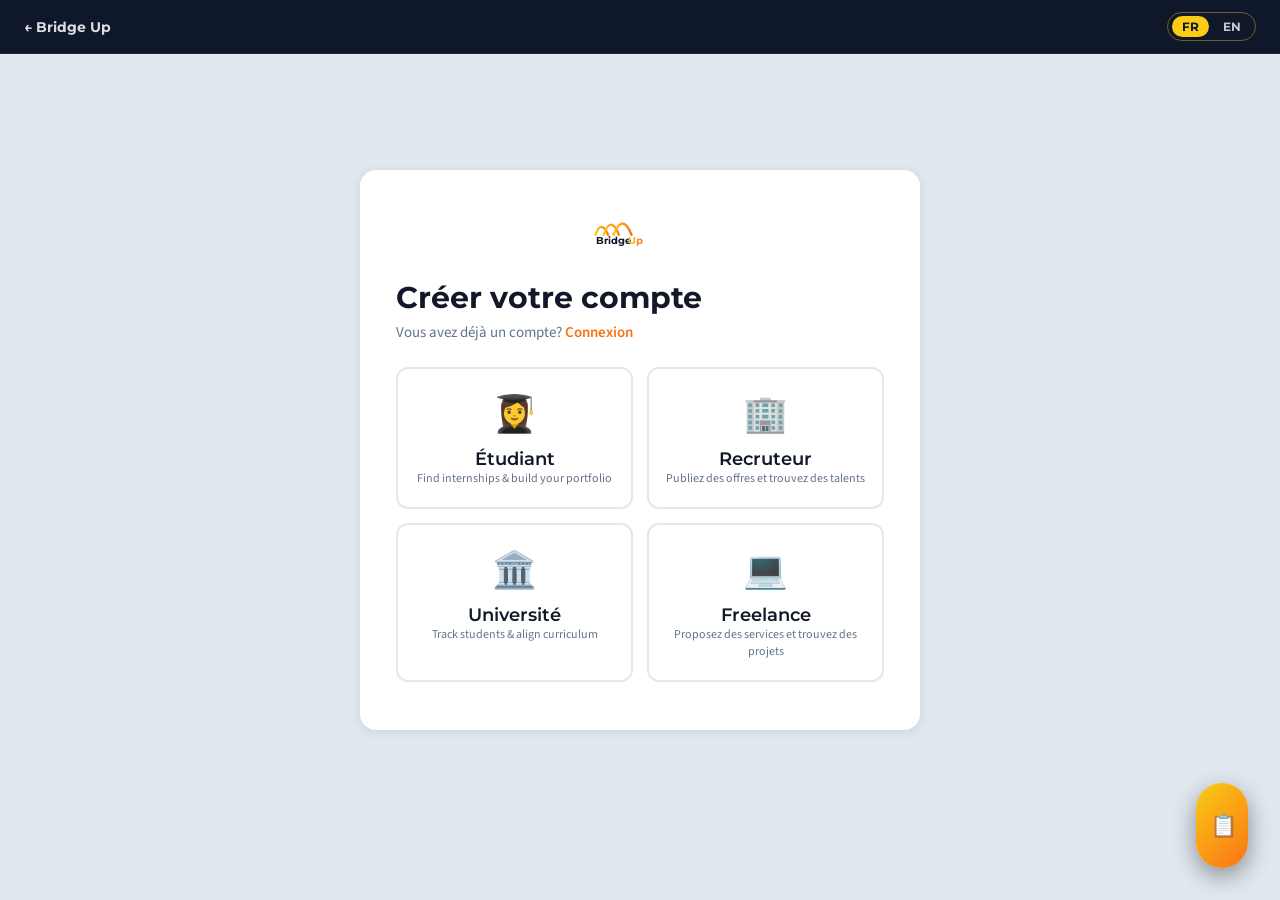
<file: register.html>
<!DOCTYPE html>
<html lang="en">

<head>
    <meta charset="UTF-8" />
    <meta name="viewport" content="width=device-width,initial-scale=1.0" />
    <title>Register — Bridge Up</title>
    <link rel="stylesheet" href="css/style.css" />
    <style>
        .reg-wrap {
            min-height: 100vh;
            display: flex;
            align-items: center;
            justify-content: center;
            padding: 40px 16px;
        }

        .reg-box {
            background: var(--card);
            border-radius: 16px;
            box-shadow: var(--shadow);
            padding: 40px 36px;
            width: 100%;
            max-width: 560px;
        }

        .role-grid {
            display: grid;
            grid-template-columns: 1fr 1fr;
            gap: 14px;
            margin-bottom: 8px;
        }

        .role-card {
            border: 2px solid #E2E8F0;
            border-radius: 12px;
            padding: 20px 16px;
            text-align: center;
            cursor: pointer;
            transition: all .2s;
        }

        .role-card:hover {
            border-color: var(--orange);
        }

        .role-card.selected {
            border-color: var(--yellow);
            background: #FFFBEB;
        }

        .int-grid {
            display: grid;
            grid-template-columns: repeat(3, 1fr);
            gap: 10px;
        }

        .int-chip {
            border: 2px solid #E2E8F0;
            border-radius: 10px;
            padding: 12px 8px;
            text-align: center;
            cursor: pointer;
            font-size: 13px;
            font-family: Montserrat, sans-serif;
            font-weight: 500;
            transition: all .2s;
        }

        .int-chip:hover {
            border-color: var(--orange);
        }

        .int-chip.selected {
            border-color: var(--yellow);
            background: #FFFBEB;
        }

        .panel {
            display: none;
        }

        .panel.active {
            display: block;
        }
    </style>
</head>

<body>
    <div id="auth-topbar" style="position: absolute; width: 100%"></div>
    <div class="reg-wrap">
        <div class="reg-box">
            <div style="text-align:center;margin-bottom:28px">
                <a href="index.html"><svg xmlns="http://www.w3.org/2000/svg" viewBox="0 0 220 80" fill="none"
                        style="height:36px">
                        <defs>
                            <linearGradient id="gL" x1="0%" y1="0%" x2="100%" y2="0%">
                                <stop offset="0%" stop-color="#FACC15" />
                                <stop offset="100%" stop-color="#F97316" />
                            </linearGradient>
                        </defs>
                        <path d="M10 55 Q22 20 38 55" stroke="url(#gL)" stroke-width="5" fill="none"
                            stroke-linecap="round" />
                        <path d="M28 55 Q44 10 62 55" stroke="url(#gL)" stroke-width="5" fill="none"
                            stroke-linecap="round" />
                        <path d="M50 55 Q70 5 90 55" stroke="url(#gL)" stroke-width="5.5" fill="none"
                            stroke-linecap="round" /><text x="10" y="75" font-family="Montserrat,sans-serif"
                            font-weight="700" font-size="22" fill="#111827">Bridge</text><text x="82" y="75"
                            font-family="Montserrat,sans-serif" font-weight="700" font-size="22"
                            fill="url(#gL)">Up</text>
                    </svg></a>
            </div>
            <div class="steps-bar" id="stepsBar" style="display:none">
                <div class="step-item active" id="si1">
                    <div class="step-dot">1</div>
                    <div class="step-label">Account</div>
                </div>
                <div class="step-item" id="si2">
                    <div class="step-dot">2</div>
                    <div class="step-label">Profile</div>
                </div>
                <div class="step-item" id="si3">
                    <div class="step-dot">3</div>
                    <div class="step-label">Interests</div>
                </div>
                <div class="step-item" id="si4">
                    <div class="step-dot">4</div>
                    <div class="step-label">Done</div>
                </div>
            </div>

            <div class="panel active" id="p0">
                <h2 style="margin-bottom:6px">Create your account</h2>
                <p style="color:#64748B;margin-bottom:24px;font-size:15px">Already have an account? <a href="login.html"
                        style="color:var(--orange);font-weight:600">Sign In</a></p>
                <div class="role-grid">
                    <div class="role-card" onclick="selectRole('student',this)">
                        <div style="font-size:36px;margin-bottom:8px">👩‍🎓</div>
                        <h4>Student</h4>
                        <p style="font-size:12px;color:#64748B">Find internships & build your portfolio</p>
                    </div>
                    <div class="role-card" onclick="selectRole('recruiter',this)">
                        <div style="font-size:36px;margin-bottom:8px">🏢</div>
                        <h4>Recruiter</h4>
                        <p style="font-size:12px;color:#64748B">Post opportunities & find talent</p>
                    </div>
                    <div class="role-card" onclick="selectRole('university',this)">
                        <div style="font-size:36px;margin-bottom:8px">🏛️</div>
                        <h4>University</h4>
                        <p style="font-size:12px;color:#64748B">Track students & align curriculum</p>
                    </div>
                    <div class="role-card" onclick="selectRole('freelancer',this)">
                        <div style="font-size:36px;margin-bottom:8px">💻</div>
                        <h4>Freelancer</h4>
                        <p style="font-size:12px;color:#64748B">Offer services & find projects</p>
                    </div>
                </div>
            </div>

            <div class="panel" id="p1">
                <div style="display:flex;align-items:center;gap:10px;margin-bottom:24px"><button onclick="goStep(0)"
                        style="background:none;border:none;font-size:20px;cursor:pointer;color:#64748B">←</button>
                    <div>
                        <h3 id="p1title">Account Info</h3>
                        <p style="font-size:13px;color:#64748B">Step 1 of 3</p>
                    </div>
                </div>
                <div id="p1fields"></div>
                <button class="btn btn-primary" style="width:100%;justify-content:center" onclick="goStep(2)">Continue
                    →</button>
            </div>

            <div class="panel" id="p2">
                <div style="display:flex;align-items:center;gap:10px;margin-bottom:24px"><button onclick="goStep(1)"
                        style="background:none;border:none;font-size:20px;cursor:pointer;color:#64748B">←</button>
                    <div>
                        <h3 id="p2title">More Details</h3>
                        <p style="font-size:13px;color:#64748B">Step 2 of 3</p>
                    </div>
                </div>
                <div id="p2fields"></div>
                <button class="btn btn-primary" style="width:100%;justify-content:center" onclick="goStep(3)">Continue
                    →</button>
            </div>

            <div class="panel" id="p3">
                <div style="display:flex;align-items:center;gap:10px;margin-bottom:24px"><button onclick="goStep(2)"
                        style="background:none;border:none;font-size:20px;cursor:pointer;color:#64748B">←</button>
                    <div>
                        <h3>Select Interests</h3>
                        <p style="font-size:13px;color:#64748B">Step 3 of 3 — pick up to 5</p>
                    </div>
                </div>
                <div class="int-grid" id="intGrid"></div>
                <div style="margin-top:20px">
                    <label style="font-size:13px;font-weight:600;font-family:Montserrat,sans-serif">Skills (press Enter
                        to add)</label>
                    <div style="display:flex;gap:8px;margin-top:6px"><input type="text" id="skillInput"
                            placeholder="e.g. Python, Figma…"
                            style="flex:1;padding:9px 14px;border:1.5px solid #CBD5E1;border-radius:8px;font-size:14px;outline:none" /><button
                            class="btn btn-outline btn-sm" onclick="addSkill()">Add</button></div>
                    <div id="skillTags" style="display:flex;flex-wrap:wrap;gap:6px;margin-top:10px"></div>
                </div>
                <button class="btn btn-primary" style="width:100%;justify-content:center;margin-top:24px"
                    onclick="finish()">🚀 Create My Account</button>
            </div>

            <div class="panel" id="p4" style="text-align:center;padding:20px 0">
                <div style="font-size:72px;margin-bottom:16px">🎉</div>
                <h2 style="margin-bottom:10px">You're in!</h2>
                <p style="color:#64748B;margin-bottom:28px">Your Bridge Up account is ready.</p>
                <button class="btn btn-primary btn-lg" style="margin:0 auto" onclick="goToDash()">Go to My Dashboard
                    →</button>
            </div>
        </div>
    </div>
    <div id="toast-container"></div>
    <script src="translations.js"></script>
    <script src="db.js"></script>
    <script src="app.js"></script>
    <script>
        I18N.init();
        buildAuthPageBar();
        const INTS = ["Marketing", "Finance", "Design", "IT & Dev", "Engineering", "Law", "HR", "Sales", "Logistics", "Education", "Healthcare", "Other"];
        const INT_ICONS = { "Marketing": "📣", "Finance": "💰", "Design": "🎨", "IT & Dev": "💻", "Engineering": "⚙️", "Law": "⚖️", "HR": "👥", "Sales": "📈", "Logistics": "🚛", "Education": "📚", "Healthcare": "🏥", "Other": "🌐" };
        const FIELDS = ["Marketing", "Computer Science", "Finance", "Law", "HR", "Engineering", "Design", "Medicine", "Architecture", "Journalism", "Economics", "Accounting", "Management", "Logistics", "Education", "Biology"];
        let role = "", selInts = [], selSkills = [];

        window.addEventListener("DOMContentLoaded", () => {
            const p = new URLSearchParams(location.search).get("role");
            if (p) selectRole(p, null);
            document.getElementById("intGrid").innerHTML = INTS.map(i => `<div class="int-chip" id="ic_${i.replace(/ /g, '_')}" onclick="toggleInt('${i}')">${INT_ICONS[i] || "⭐"}<br>${i}</div>`).join("");
            document.getElementById("skillInput").addEventListener("keydown", e => { if (e.key === "Enter") { e.preventDefault(); addSkill(); } });
        });

        function selectRole(r, el) {
            role = r;
            document.querySelectorAll(".role-card").forEach(c => c.classList.remove("selected"));
            if (el) el.classList.add("selected");
            document.getElementById("stepsBar").style.display = "flex";
            buildP1(r); buildP2(r);
            goStep(1);
        }

        function buildP1(r) {
            document.getElementById("p1title").textContent = r === "university" ? "Institutional Info" : "Account Info";
            document.getElementById("p1fields").innerHTML = `
    <div class="form-group"><label>Full Name</label><input type="text" id="f_name" placeholder="${r === "university" ? "University Name" : "Your full name"}"/></div>
    <div class="form-group"><label>Email</label><input type="email" id="f_email" placeholder="you@email.dz"/></div>
    <div class="form-group"><label>Password</label><input type="password" id="f_pass" placeholder="Min 8 characters"/></div>
    ${r !== "university" ? `<div class="form-group"><label>Phone <span style="color:#94A3B8">(optional)</span></label><input type="tel" id="f_phone" placeholder="+213 5XX XXX XXX"/></div>` : ""}`;
        }

        function buildP2(r) {
            document.getElementById("p2title").textContent = r === "student" ? "Academic Info" : r === "recruiter" ? "Company Info" : r === "university" ? "Contact Person" : "Service Info";
            const unis = BridgeDB.universities.map(u => `<option>${u.name}</option>`).join("");
            const flds = FIELDS.map(f => `<option>${f}</option>`).join("");
            if (r === "student") document.getElementById("p2fields").innerHTML = `
    <div class="form-group"><label>University</label><input type="text" id="f_name" placeholder="Enter the University you study at..."/></div>
    <div class="form-group"><label>Field of Study</label><select><option value="">Select…</option>${flds}</select></div>
    <div class="form-group"><label>Degree Type</label><select><option>Bachelor</option><option>Master</option><option>PhD</option><option>Engineer</option></select></div>
    <div class="form-group"><label>Academic Year</label><select><option>1st Year</option><option>2nd Year</option><option>3rd Year</option><option>4th Year</option><option>5th Year</option><option>Graduate 2025</option></select></div>`;
            else if (r === "recruiter") document.getElementById("p2fields").innerHTML = `
    <div class="form-group"><label>Company Name</label><input type="text" placeholder="Your company name"/></div>
    <div class="form-group"><label>Industry</label><input type="text" placeholder="e.g. Tech, Marketing…"/></div>
    <div class="form-group"><label>Company Size</label><select><option>1-10</option><option>11-50</option><option>51-200</option><option>200+</option></select></div>
    <div class="form-group"><label>City / Wilaya</label><input type="text" placeholder="e.g. Annaba, Alger…"/></div>`;
            else if (r === "university") document.getElementById("p2fields").innerHTML = `
    <div class="form-group"><label>Contact Person Name</label><input type="text"/></div>
    <div class="form-group"><label>Title / Role</label><input type="text" placeholder="e.g. Vice-Rector"/></div>
    <div class="form-group"><label>Department</label><input type="text"/></div>
    <div class="form-group"><label>Phone</label><input type="tel"/></div>`;
            else document.getElementById("p2fields").innerHTML = `
    <div class="form-group"><label>Service Category</label><input type="text" placeholder="e.g. Web Development, Graphic Design…"/></div>
    <div class="form-group"><label>Hourly Rate (DZD)</label><input type="number" placeholder="e.g. 2000"/></div>
    <div class="form-group"><label>Short Bio</label><textarea placeholder="Describe your services…"></textarea></div>`;
        }

        function toggleInt(n) {
            const c = document.getElementById("ic_" + n.replace(/ /g, "_"));
            if (selInts.includes(n)) { selInts = selInts.filter(x => x !== n); c.classList.remove("selected"); }
            else if (selInts.length < 5) { selInts.push(n); c.classList.add("selected"); }
            else showToast("Max 5 interests.", "error");
        }

        function addSkill() {
            const inp = document.getElementById("skillInput"), v = inp.value.trim();
            if (!v || selSkills.includes(v) || selSkills.length >= 8) { inp.value = ""; return; }
            selSkills.push(v); inp.value = "";
            document.getElementById("skillTags").innerHTML = selSkills.map((s, i) => `<span class="tag tag-active" style="cursor:pointer" onclick="selSkills.splice(${i},1);document.getElementById('skillTags').innerHTML=selSkills.map((x,j)=>'<span class=\\'tag tag-active\\' onclick=\\'selSkills.splice('+j+',1);\\'> × '+x+'</span>').join('')">× ${s}</span>`).join("");
        }

        function goStep(n) {
            document.querySelectorAll(".panel").forEach(p => p.classList.remove("active"));
            document.getElementById("p" + n).classList.add("active");
            [1, 2, 3, 4].forEach(i => { const el = document.getElementById("si" + i); if (!el) return; el.classList.remove("active", "done"); if (i < n) el.classList.add("done"); else if (i === n) el.classList.add("active"); });
        }

        function finish() {
            const name = document.getElementById("f_name")?.value || "New User";
            const email = document.getElementById("f_email")?.value || `user${Date.now()}@mail.dz`;
            const id = role === "student" ? `STU${Date.now()}` : role === "recruiter" ? `REC${Date.now()}` : `UNI${Date.now()}`;
            Auth.save({ role, id, email, name });
            goStep(4);
        }

        function goToDash() {
            const s = Auth.get();
            location.href = s.role === "student" ? "student-dashboard.html" : s.role === "recruiter" ? "recruiter-dashboard.html" : s.role === "university" ? "university-dashboard.html" : "marketplace.html";
        }
    </script>
</body>

</html>
</file>
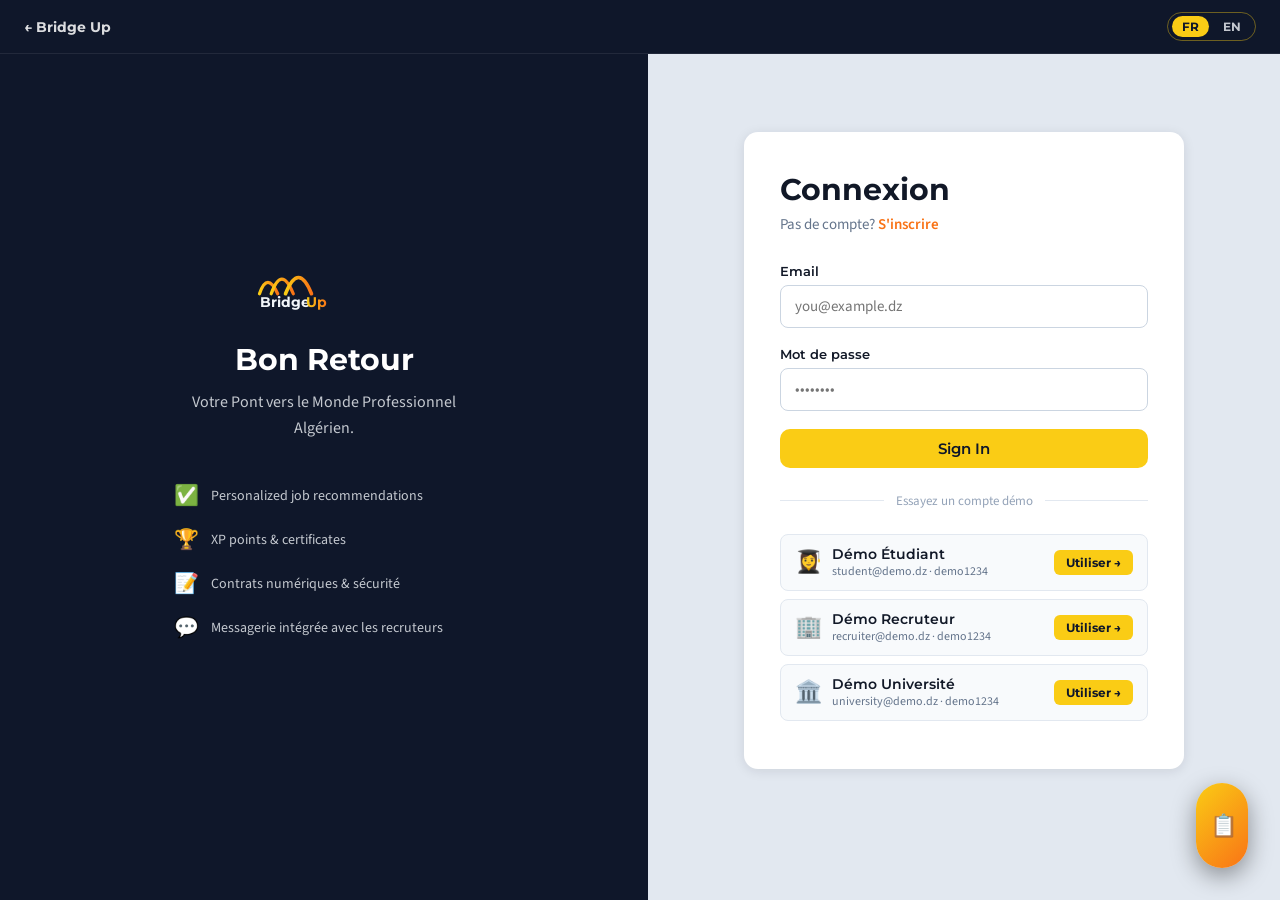
<file: student-dashboard.html>
<!DOCTYPE html>
<html lang="en">

<head>
    <meta charset="UTF-8" />
    <meta name="viewport" content="width=device-width,initial-scale=1.0" />
    <title>Dashboard — Bridge Up</title>
    <link rel="stylesheet" href="css/style.css" />
</head>

<body>
    <div id="nav"></div>
    <div class="page-content">
        <div
            style="background:var(--blue);border-radius:14px;padding:28px 32px;margin-bottom:28px;display:flex;align-items:center;justify-content:space-between;flex-wrap:wrap;gap:16px">
            <div>
                <div style="color:var(--muted);font-size:14px;margin-bottom:4px">Welcome back 👋</div>
                <h2 style="color:#fff;margin-bottom:8px" id="wName">–</h2>
                <div id="xpBar"></div>
            </div>
            <div style="display:flex;gap:20px;flex-wrap:wrap">
                <div style="text-align:center">
                    <div style="font-family:Montserrat,sans-serif;font-weight:800;font-size:28px;color:var(--yellow)"
                        id="sApps">–</div>
                    <div style="color:var(--muted);font-size:13px">Applications</div>
                </div>
                <div style="text-align:center">
                    <div style="font-family:Montserrat,sans-serif;font-weight:800;font-size:28px;color:var(--yellow)"
                        id="sJobs">–</div>
                    <div style="color:var(--muted);font-size:13px">Completed</div>
                </div>
                <div style="text-align:center">
                    <div style="font-family:Montserrat,sans-serif;font-weight:800;font-size:28px;color:var(--yellow)"
                        id="sCerts">–</div>
                    <div style="color:var(--muted);font-size:13px">Certificates</div>
                </div>
            </div>
        </div>
        <div class="layout-sidebar">
            <div class="sidebar">
                <div class="sidebar-item active" onclick="showSec('feed',this)">📊 Dashboard</div>
                <div class="sidebar-item" onclick="showSec('jobs',this)">🔍 Explore Jobs</div>
                <div class="sidebar-item" onclick="location.href='marketplace.html'">🛒 Marketplace</div>
                <div class="sidebar-item" onclick="location.href='student-profile.html'">👤 My Profile</div>
                <div class="sidebar-item" onclick="location.href='chat.html'">💬 Messages</div>
                <div class="sidebar-item" onclick="location.href='certificate.html'">📜 Certificates</div>
            </div>
            <div>
                <div id="sec-feed">
                    <div
                        style="background:linear-gradient(90deg,#FFFBEB,#FFF7ED);border:1.5px solid var(--yellow);border-radius:12px;padding:16px 20px;margin-bottom:20px;display:flex;align-items:center;gap:14px;flex-wrap:wrap">
                        <span style="font-size:28px">💡</span>
                        <div style="flex:1">
                            <div
                                style="font-family:Montserrat,sans-serif;font-weight:700;font-size:14px;color:var(--blue)">
                                Complete your profile to unlock better matches!</div>
                            <div style="font-size:13px;color:#64748B;margin-top:2px">Add skills and bio to earn +50 XP.
                            </div>
                        </div>
                        <a href="student-profile.html"><button class="btn btn-primary btn-sm">Complete
                                Profile</button></a>
                    </div>
                    <div class="section-header">
                        <h2>🎯 Recommended For You</h2><a href="job-listing.html"
                            style="color:var(--orange);font-size:14px;font-weight:600">See All →</a>
                    </div>
                    <div id="feedJobs" class="grid-2"></div>
                    <div class="section-header" style="margin-top:32px">
                        <h2>📅 Recent Activity</h2>
                    </div>
                    <div class="card">
                        <div id="activity" style="display:flex;flex-direction:column;gap:12px"></div>
                    </div>
                </div>
                <div id="sec-jobs" style="display:none">
                    <div class="section-header">
                        <h2>Explore Jobs</h2>
                    </div>
                    <div class="search-bar" style="margin-bottom:12px">
                        <svg width="18" height="18" viewBox="0 0 24 24" fill="none" stroke="currentColor"
                            stroke-width="2">
                            <circle cx="11" cy="11" r="8" />
                            <line x1="21" y1="21" x2="16.65" y2="16.65" />
                        </svg>
                        <input type="text" id="jSearch" placeholder="Search jobs, skills, companies…"
                            oninput="filterJobs()" />
                    </div>
                    <div class="filter-row" id="fRow"></div>
                    <div id="jobsGrid" class="grid-2"></div>
                </div>
            </div>
        </div>
    </div>
    <div id="toast-container"></div>
    <script src="translations.js"></script>
    <script src="db.js"></script>
    <script src="app.js"></script>
    <script>
        I18N.init();
        let student;
        window.addEventListener("DOMContentLoaded", () => {
            const s = Auth.requireAuth(["student"]); if (!s) return;
            document.getElementById("nav").innerHTML = buildNavbar("Dashboard", "student");
            student = BridgeDB.getStudentById(s.id) || BridgeDB.students[0];
            document.getElementById("wName").textContent = student.name;
            document.getElementById("sApps").textContent = student.applications;
            document.getElementById("sJobs").textContent = student.completedJobs;
            document.getElementById("sCerts").textContent = student.certificates;
            document.getElementById("xpBar").innerHTML = renderXPBar(student.xp);
            document.getElementById("feedJobs").innerHTML = BridgeDB.getRecommendedJobs(student.id, 6).map(renderJobCard).join("");
            document.getElementById("activity").innerHTML = [
                { i: "📨", t: "You applied to <strong>Marketing Intern</strong> at Djezzy", d: "2 hours ago" },
                { i: "⭐", t: "New review from <strong>Cevital</strong>", d: "Yesterday" },
                { i: "🏆", t: "Earned <span class='job-xp'>+200 XP</span> for completing an internship", d: "3 days ago" },
                { i: "📜", t: "Certificate for <strong>HR Assistant</strong> is ready", d: "1 week ago" },
            ].map(a => `<div style="display:flex;align-items:flex-start;gap:12px;padding:10px 0;border-bottom:1px solid #F1F5F9"><span style="font-size:20px">${a.i}</span><div><div style="font-size:14px">${a.t}</div><div style="font-size:12px;color:#94A3B8;margin-top:2px">${a.d}</div></div></div>`).join("");
            const types = ["All", ...new Set(BridgeDB.jobs.map(j => j.type))];
            document.getElementById("fRow").innerHTML = types.map(t => `<div class="filter-chip ${t === "All" ? "active" : ""}" onclick="applyFilter('${t}',this)">${t}</div>`).join("");
            document.getElementById("jobsGrid").innerHTML = BridgeDB.getRecommendedJobs(student.id, 40).map(renderJobCard).join("");
        });
        function filterJobs() { const q = document.getElementById("jSearch").value, ac = document.querySelector("#fRow .active")?.textContent; const f = ac && ac !== "All" ? { type: ac } : {}; document.getElementById("jobsGrid").innerHTML = BridgeDB.searchJobs(q, f).slice(0, 40).map(renderJobCard).join(""); }
        function applyFilter(t, el) { document.querySelectorAll("#fRow .filter-chip").forEach(c => c.classList.remove("active")); el.classList.add("active"); document.getElementById("jobsGrid").innerHTML = BridgeDB.searchJobs("", t === "All" ? {} : { type: t }).slice(0, 40).map(renderJobCard).join(""); }
        function showSec(n, el) { document.querySelectorAll('[id^="sec-"]').forEach(e => e.style.display = "none"); document.getElementById("sec-" + n).style.display = "block"; document.querySelectorAll(".sidebar-item").forEach(e => e.classList.remove("active")); el.classList.add("active"); }
    </script>
</body>

</html>
</file>
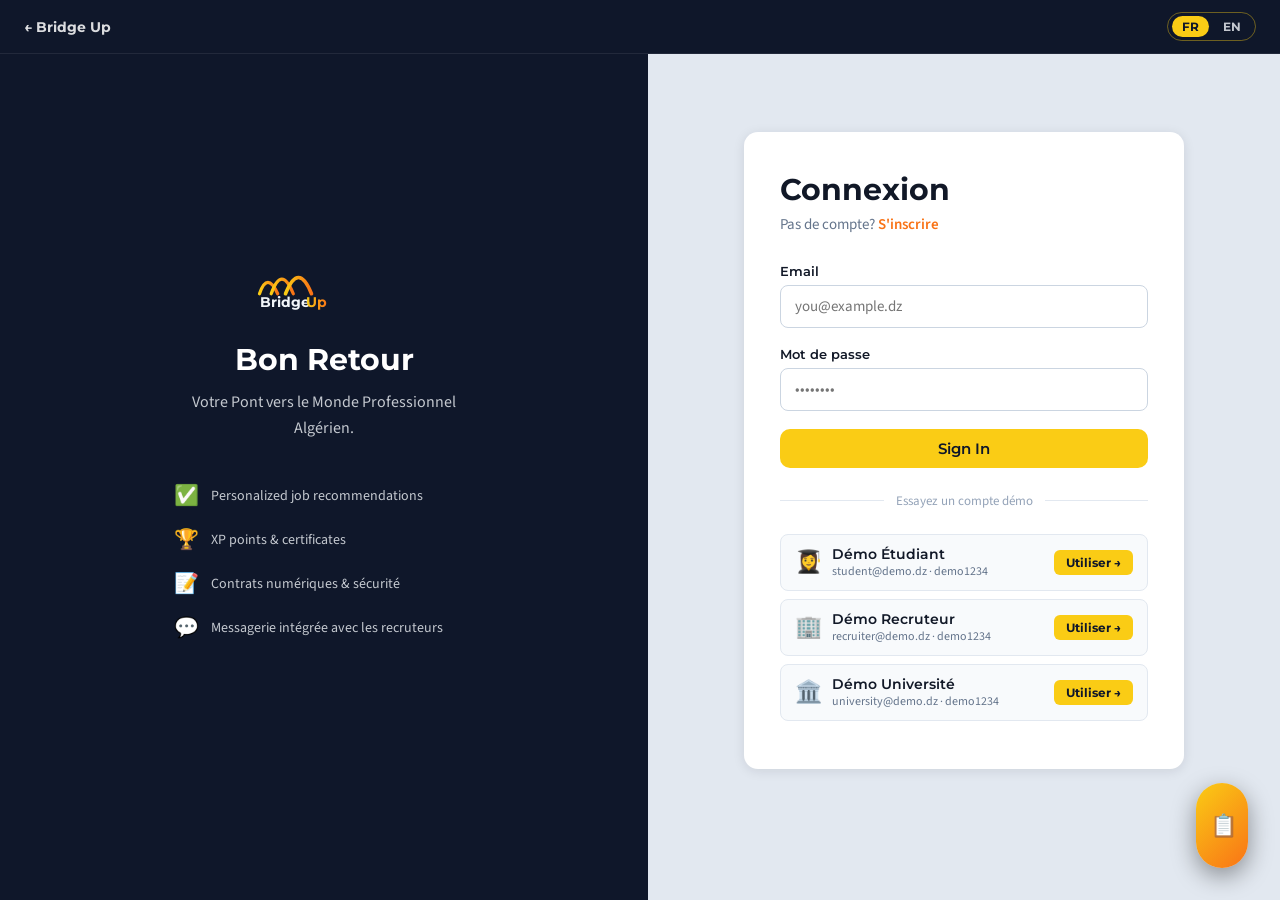
<file: student-profile.html>
<!DOCTYPE html>
<html lang="en">

<head>
    <meta charset="UTF-8" />
    <meta name="viewport" content="width=device-width,initial-scale=1.0" />
    <title>My Profile — Bridge Up</title>
    <link rel="stylesheet" href="css/style.css" />
    <style>
        .ph {
            background: var(--blue);
            border-radius: 14px;
            padding: 32px;
            margin-bottom: 20px;
        }

        .ps {
            background: var(--card);
            border-radius: 12px;
            padding: 24px;
            margin-bottom: 16px;
            box-shadow: var(--shadow);
        }

        .slink {
            display: inline-flex;
            align-items: center;
            gap: 6px;
            padding: 6px 14px;
            border: 1.5px solid #CBD5E1;
            border-radius: 20px;
            font-size: 13px;
            font-weight: 500;
            font-family: Montserrat, sans-serif;
            color: var(--blue);
            transition: border-color .2s;
        }

        .slink:hover {
            border-color: var(--orange);
            color: var(--orange);
        }
    </style>
</head>

<body>
    <div id="nav"></div>
    <div class="page-content">
        <div class="layout-sidebar">
            <div>
                <div class="ph">
                    <div style="display:flex;align-items:flex-start;gap:20px;flex-wrap:wrap">
                        <div id="pAvatar" class="avatar avatar-xl"></div>
                        <div style="flex:1">
                            <h2 style="color:#fff;margin-bottom:4px" id="pName">–</h2>
                            <div style="color:var(--muted);font-size:15px;margin-bottom:8px" id="pUni">–</div>
                            <div style="display:flex;gap:8px;flex-wrap:wrap;margin-bottom:12px" id="pBadges"></div>
                            <div id="pXP"></div>
                        </div>
                        <button class="btn btn-outline btn-sm" onclick="openModal('eModal')">Edit Profile</button>
                    </div>
                    <div style="color:var(--muted);font-size:15px;margin-top:16px;line-height:1.6" id="pBio"></div>
                    <div style="display:flex;gap:10px;flex-wrap:wrap;margin-top:16px" id="pLinks"></div>
                </div>
                <div class="ps">
                    <div class="section-header" style="margin-bottom:14px">
                        <h3>🛠️ Skills</h3>
                    </div>
                    <div id="pSkills" style="display:flex;flex-wrap:wrap;gap:8px"></div>
                </div>
                <div class="ps">
                    <div class="section-header" style="margin-bottom:14px">
                        <h3>💼 Work History</h3>
                    </div>
                    <div id="pPortfolio"></div>
                </div>
                <div class="ps">
                    <div class="section-header" style="margin-bottom:14px">
                        <h3>📜 Certificates</h3><a href="certificate.html"
                            style="color:var(--orange);font-size:13px;font-weight:600">View All →</a>
                    </div>
                    <div id="pCerts"></div>
                </div>
            </div>
            <div>
                <div class="grid-2" style="margin-bottom:16px">
                    <div class="stat-card">
                        <div class="stat-icon">📨</div>
                        <div class="stat-val" id="sA">–</div>
                        <div class="stat-label">Applications</div>
                    </div>
                    <div class="stat-card">
                        <div class="stat-icon">✅</div>
                        <div class="stat-val" id="sJ">–</div>
                        <div class="stat-label">Completed</div>
                    </div>
                    <div class="stat-card">
                        <div class="stat-icon">📜</div>
                        <div class="stat-val" id="sC">–</div>
                        <div class="stat-label">Certificates</div>
                    </div>
                    <div class="stat-card">
                        <div class="stat-icon">⭐</div>
                        <div class="stat-val" id="sR">–</div>
                        <div class="stat-label">Reviews</div>
                    </div>
                </div>
                <div class="ps">
                    <div class="section-header" style="margin-bottom:6px">
                        <h3>⭐ Reviews</h3><span class="badge badge-gray" style="font-size:11px">Recruiters & unis
                            only</span>
                    </div>
                    <p style="font-size:13px;color:#94A3B8;margin-bottom:14px">Written by employers after completed
                        engagements.</p>
                    <div id="pReviews"></div>
                </div>
                <div class="ps">
                    <div class="section-header" style="margin-bottom:14px">
                        <h3>📄 CV / Resume</h3>
                    </div>
                    <div style="border:2px dashed #CBD5E1;border-radius:10px;padding:28px;text-align:center">
                        <div style="font-size:36px;margin-bottom:10px">📎</div>
                        <p style="color:#64748B;margin-bottom:14px;font-size:14px">Upload your CV (PDF, max 5MB)</p>
                        <input type="file" id="cvUp" accept=".pdf" style="display:none"
                            onchange="showToast('CV uploaded successfully! ✅','success')" />
                        <button class="btn btn-outline btn-sm" onclick="document.getElementById('cvUp').click()">Upload
                            CV</button>
                    </div>
                </div>
                <div class="ps">
                    <div style="display:flex;align-items:center;justify-content:space-between">
                        <div>
                            <h3 style="margin-bottom:4px">💻 Freelance Mode</h3>
                            <p style="font-size:13px;color:#64748B">Enable to offer services on the marketplace</p>
                        </div>
                        <label style="position:relative;display:inline-block;width:48px;height:26px;cursor:pointer">
                            <input type="checkbox" id="flTog" style="opacity:0;width:0;height:0"
                                onchange="toggleFL()" />
                            <span id="flSlider"
                                style="position:absolute;cursor:pointer;inset:0;background:#CBD5E1;border-radius:26px;transition:.3s"></span>
                            <span id="flKnob"
                                style="position:absolute;height:20px;width:20px;left:3px;bottom:3px;background:white;border-radius:50%;transition:.3s;pointer-events:none"></span>
                        </label>
                    </div>
                    <div id="flBanner"
                        style="display:none;margin-top:14px;background:#FFFBEB;border:1px solid var(--yellow);border-radius:8px;padding:12px 14px;font-size:13px;color:var(--blue)">
                        🎉 Freelance mode is active! <a href="marketplace.html"
                            style="color:var(--orange);font-weight:600">Create your first gig →</a>
                    </div>
                </div>
            </div>
        </div>
    </div>

    <!-- EDIT MODAL -->
    <div class="modal-overlay" id="eModal">
        <div class="modal">
            <div class="modal-header">
                <h3>Edit Profile</h3><button class="modal-close" onclick="closeModal('eModal')">×</button>
            </div>
            <div class="form-group"><label>Bio (max 300 chars)</label><textarea id="eBio" maxlength="300"></textarea>
            </div>
            <div class="form-group"><label>LinkedIn URL</label><input type="url" id="eLinkedIn"
                    placeholder="https://linkedin.com/in/…" /></div>
            <div class="form-group"><label>GitHub URL</label><input type="url" id="eGithub"
                    placeholder="https://github.com/…" /></div>
            <div style="display:flex;gap:10px;justify-content:flex-end">
                <button class="btn btn-ghost" onclick="closeModal('eModal')">Cancel</button>
                <button class="btn btn-primary" onclick="saveProfile()">Save Changes</button>
            </div>
        </div>
    </div>

    <div id="toast-container"></div>
    <script src="translations.js"></script>
    <script src="db.js"></script>
    <script src="app.js"></script>
    <script>
        I18N.init();
        let student;
        window.addEventListener("DOMContentLoaded", () => {
            const s = Auth.requireAuth(["student"]); if (!s) return;
            document.getElementById("nav").innerHTML = buildNavbar("My Profile", "student");
            student = BridgeDB.getStudentById(s.id) || BridgeDB.students[0];
            render();
        });
        function render() {
            const s = student;
            document.getElementById("pAvatar").textContent = avatarInitials(s.name);
            document.getElementById("pName").textContent = s.name;
            document.getElementById("pUni").textContent = s.field + " · " + s.university;
            document.getElementById("pBio").textContent = s.bio || "No bio yet.";
            document.getElementById("pXP").innerHTML = renderXPBar(s.xp);
            document.getElementById("pBadges").innerHTML = `<span class="badge badge-blue">${s.degree}</span><span class="badge badge-gray">${s.year}</span><span class="badge badge-yellow">${s.level}</span>${s.freelanceMode ? '<span class="badge badge-orange">Freelancer</span>' : ""}`;
            const links = [];
            if (s.linkedIn) links.push(`<a href="${s.linkedIn}" target="_blank" class="slink">🔗 LinkedIn</a>`);
            if (s.github) links.push(`<a href="${s.github}" target="_blank" class="slink">💻 GitHub</a>`);
            document.getElementById("pLinks").innerHTML = links.join("");
            document.getElementById("sA").textContent = s.applications;
            document.getElementById("sJ").textContent = s.completedJobs;
            document.getElementById("sC").textContent = s.certificates;
            document.getElementById("sR").textContent = s.reviews.length;
            document.getElementById("pSkills").innerHTML = s.skills.map(sk => `<span class="tag">${sk}</span>`).join("") || `<span style="color:#94A3B8;font-size:14px">No skills added yet.</span>`;
            document.getElementById("pPortfolio").innerHTML = s.portfolio.length
                ? s.portfolio.map(p => `<div style="display:flex;align-items:center;gap:14px;padding:12px 0;border-bottom:1px solid #F1F5F9"><div style="width:40px;height:40px;border-radius:8px;background:linear-gradient(135deg,var(--yellow),var(--orange));display:flex;align-items:center;justify-content:center;font-size:18px;flex-shrink:0">💼</div><div><div style="font-family:Montserrat,sans-serif;font-weight:600;font-size:14px">${p.title}</div><div style="font-size:13px;color:#64748B">${p.duration} · ${p.year}</div></div></div>`).join("")
                : `<p style="color:#94A3B8;font-size:14px">No work history yet. Apply to opportunities to start building!</p>`;
            document.getElementById("pCerts").innerHTML = s.certificates > 0
                ? Array.from({ length: Math.min(s.certificates, 3) }, (_, i) => `<div style="display:flex;align-items:center;gap:12px;padding:10px 0;border-bottom:1px solid #F1F5F9"><span style="font-size:24px">🏅</span><div style="flex:1"><div style="font-family:Montserrat,sans-serif;font-weight:600;font-size:14px">Certificate of Completion #${i + 1}</div><div style="font-size:12px;color:#64748B">Issued by Bridge Up · 2026</div></div><a href="certificate.html"><button class="btn btn-outline btn-sm">View</button></a></div>`).join("")
                : `<p style="color:#94A3B8;font-size:14px">Complete an internship or project to earn your first certificate.</p>`;
            document.getElementById("pReviews").innerHTML = s.reviews.length
                ? s.reviews.map(r => `<div class="review-card"><div class="reviewer">${r.reviewer}</div><div class="stars">${"★".repeat(r.rating)}${"☆".repeat(5 - r.rating)}</div><p>${r.text}</p><div style="font-size:11px;color:#94A3B8;margin-top:6px">${r.date}</div></div>`).join("")
                : `<p style="color:#94A3B8;font-size:14px">No reviews yet. Complete an engagement to receive your first review.</p>`;
            const tog = document.getElementById("flTog");
            tog.checked = s.freelanceMode;
            setToggleUI(s.freelanceMode);
        }
        function setToggleUI(on) {
            document.getElementById("flSlider").style.background = on ? "var(--yellow)" : "#CBD5E1";
            document.getElementById("flKnob").style.transform = on ? "translateX(22px)" : "translateX(0)";
            document.getElementById("flBanner").style.display = on ? "block" : "none";
        }
        function toggleFL() { const on = document.getElementById("flTog").checked; student.freelanceMode = on; setToggleUI(on); showToast(on ? "Freelance mode enabled! 🎉" : "Freelance mode disabled.", on ? "success" : "info"); }
        function saveProfile() {
            const b = document.getElementById("eBio").value, l = document.getElementById("eLinkedIn").value, g = document.getElementById("eGithub").value;
            if (b) student.bio = b; if (l) student.linkedIn = l; if (g) student.github = g;
            closeModal("eModal"); render(); showToast("Profile updated! ✅", "success");
        }
    </script>
</body>

</html>
</file>
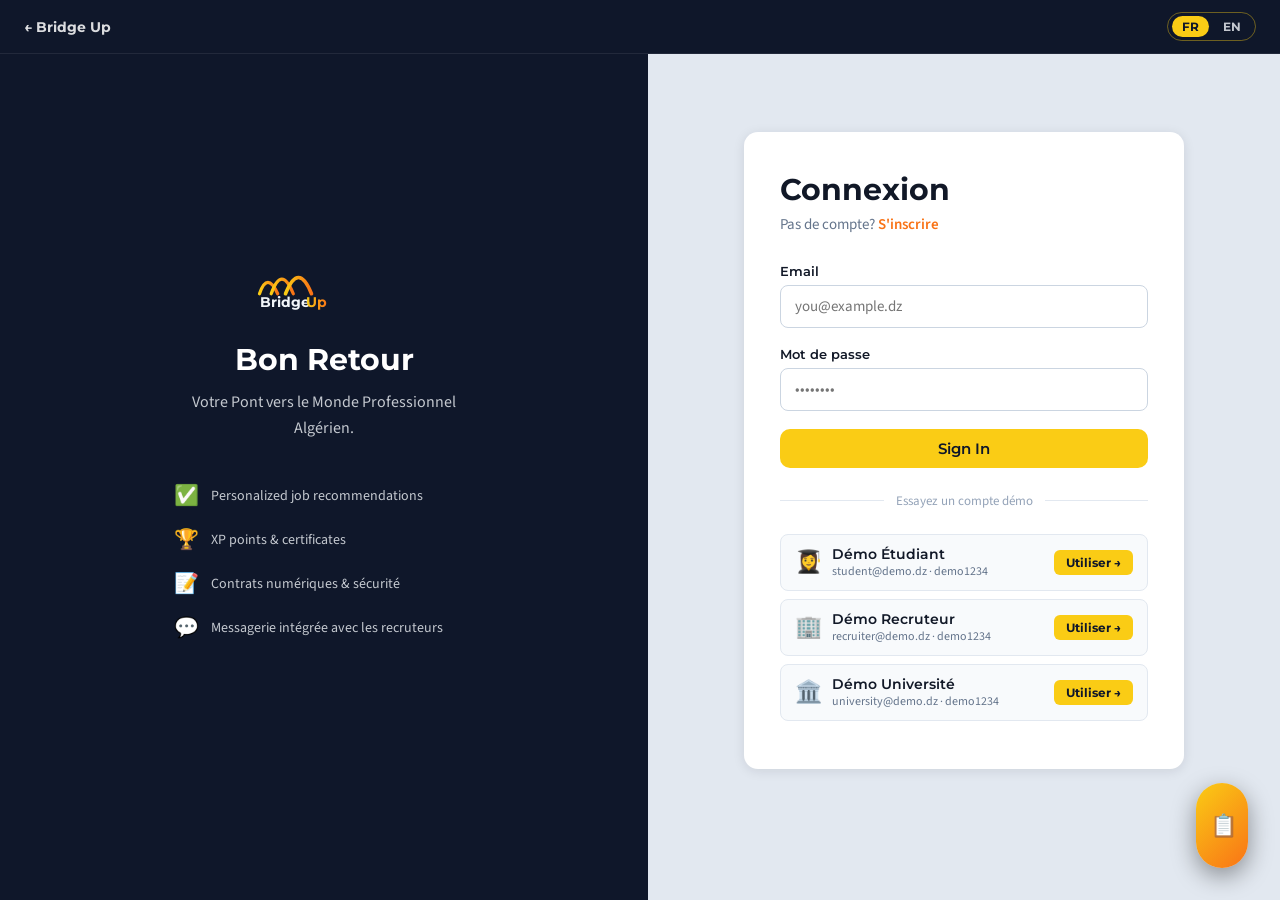
<file: university-dashboard.html>
<!DOCTYPE html>
<html lang="en">

<head>
    <meta charset="UTF-8" />
    <meta name="viewport" content="width=device-width,initial-scale=1.0" />
    <title>University Dashboard — Bridge Up</title>
    <link rel="stylesheet" href="css/style.css" />
</head>

<body>
    <div id="nav"></div>
    <div class="page-content">
        <div
            style="background:var(--blue);border-radius:14px;padding:28px 32px;margin-bottom:28px;display:flex;align-items:center;justify-content:space-between;flex-wrap:wrap;gap:16px">
            <div>
                <div style="color:var(--muted);font-size:14px;margin-bottom:4px">University Dashboard</div>
                <h2 style="color:#fff;margin-bottom:2px" id="uniName">–</h2>
                <div style="color:var(--muted);font-size:14px" id="uniCity">–</div>
            </div>
            <div style="display:flex;gap:10px"><button class="btn btn-outline btn-sm" onclick="exportCSV()">⬇ Export
                    CSV</button></div>
        </div>
        <div class="grid-4" style="margin-bottom:28px">
            <div class="stat-card">
                <div class="stat-icon">🎓</div>
                <div class="stat-val" id="uTotal">–</div>
                <div class="stat-label">Registered Students</div>
            </div>
            <div class="stat-card">
                <div class="stat-icon">⚡</div>
                <div class="stat-val" id="uAvgXP">–</div>
                <div class="stat-label">Avg. XP Score</div>
            </div>
            <div class="stat-card">
                <div class="stat-icon">📜</div>
                <div class="stat-val" id="uCerts">–</div>
                <div class="stat-label">Certificates Earned</div>
            </div>
            <div class="stat-card">
                <div class="stat-icon">✅</div>
                <div class="stat-val" id="uComp">–%</div>
                <div class="stat-label">Completion Rate</div>
            </div>
        </div>
        <div class="layout-sidebar">
            <div class="sidebar">
                <div class="sidebar-item active" onclick="showTab('macro',this)">📊 Macro View</div>
                <div class="sidebar-item" onclick="showTab('micro',this)">🔍 Student Search</div>
                <div class="sidebar-item" onclick="showTab('gaps',this)">📈 Skill Gap Analysis</div>
                <div class="sidebar-item" onclick="location.href='chat.html'">💬 Messages</div>
            </div>
            <div>
                <!-- MACRO -->
                <div id="tab-macro">
                    <div class="section-header" style="margin-bottom:20px">
                        <h2>Institutional Overview</h2>
                        <select id="facultyFilter" onchange="applyFacultyFilter()"
                            style="padding:8px 14px;border:1.5px solid #CBD5E1;border-radius:8px;font-size:13px;outline:none">
                            <option value="">All Faculties</option>
                            <option>Faculty of Economics & Management</option>
                            <option>Faculty of Computer Science</option>
                            <option>Faculty of Law</option>
                            <option>Faculty of Sciences</option>
                            <option>Faculty of Engineering</option>
                        </select>
                    </div>
                    <div style="margin-bottom:24px">
                        <h3 style="margin-bottom:16px">🏆 Top Fields of Study</h3>
                        <div id="topFields"></div>
                    </div>
                    <div>
                        <h3 style="margin-bottom:16px">📊 XP Level Distribution</h3>
                        <div id="levelDist" style="display:flex;flex-direction:column;gap:10px"></div>
                    </div>
                </div>
                <!-- MICRO -->
                <div id="tab-micro" style="display:none">
                    <div class="section-header" style="margin-bottom:16px">
                        <h2>Student Search</h2>
                    </div>
                    <div class="search-bar" style="margin-bottom:12px">
                        <svg width="18" height="18" viewBox="0 0 24 24" fill="none" stroke="currentColor"
                            stroke-width="2">
                            <circle cx="11" cy="11" r="8" />
                            <line x1="21" y1="21" x2="16.65" y2="16.65" />
                        </svg>
                        <input type="text" id="sSearch" placeholder="Search students by name or field…"
                            oninput="filterStudents()" />
                    </div>
                    <div class="filter-row">
                        <select id="sField" onchange="filterStudents()"
                            style="padding:6px 14px;border:1.5px solid #CBD5E1;border-radius:20px;font-size:13px;outline:none">
                            <option value="">All Fields</option>
                            <option>Marketing</option>
                            <option>Computer Science</option>
                            <option>Finance</option>
                            <option>Law</option>
                            <option>HR</option>
                            <option>Engineering</option>
                            <option>Design</option>
                        </select>
                        <select id="sLevel" onchange="filterStudents()"
                            style="padding:6px 14px;border:1.5px solid #CBD5E1;border-radius:20px;font-size:13px;outline:none">
                            <option value="">All Levels</option>
                            <option>Starter</option>
                            <option>Rising Talent</option>
                            <option>Experienced</option>
                            <option>Pro</option>
                            <option>Elite</option>
                        </select>
                    </div>
                    <div id="studentsList"></div>
                </div>
                <!-- SKILL GAPS -->
                <div id="tab-gaps" style="display:none">
                    <div class="section-header" style="margin-bottom:16px">
                        <h2>Skill Gap Analysis</h2>
                    </div>
                    <p style="color:#64748B;margin-bottom:20px;font-size:15px">Comparing the most in-demand skills on
                        the platform with the most common skills among your students.</p>
                    <div class="grid-2">
                        <div class="card">
                            <h3 style="margin-bottom:16px">🔥 Most Demanded by Recruiters</h3>
                            <div id="demandedSkills"></div>
                        </div>
                        <div class="card">
                            <h3 style="margin-bottom:16px">👩‍🎓 Most Common Among Your Students</h3>
                            <div id="studentSkills"></div>
                        </div>
                    </div>
                </div>
            </div>
        </div>
    </div>

    <!-- STUDENT DETAIL MODAL -->
    <div class="modal-overlay" id="stuModal">
        <div class="modal" style="max-width:600px">
            <div class="modal-header">
                <h3 id="stuModalName">Student</h3><button class="modal-close"
                    onclick="closeModal('stuModal')">×</button>
            </div>
            <div id="stuModalBody"></div>
        </div>
    </div>

    <div id="toast-container"></div>
    <script src="translations.js"></script>
    <script src="db.js"></script>
    <script src="app.js"></script>
    <script>
        I18N.init();
        let uni, stats, uniStudents = [];

        window.addEventListener("DOMContentLoaded", () => {
            const s = Auth.requireAuth(["university"]); if (!s) return;
            document.getElementById("nav").innerHTML = buildNavbar("Dashboard", "university");
            uni = BridgeDB.getUniversityById(s.id) || BridgeDB.universities[0];
            stats = BridgeDB.getUniversityStats(uni.id);
            uniStudents = stats.students;
            document.getElementById("uniName").textContent = uni.name;
            document.getElementById("uniCity").textContent = uni.city;
            document.getElementById("uTotal").textContent = stats.totalStudents;
            document.getElementById("uAvgXP").textContent = stats.avgXP;
            document.getElementById("uCerts").textContent = stats.totalCerts;
            document.getElementById("uComp").textContent = stats.completionRate + "%";
            renderMacro(); renderStudents(uniStudents.slice(0, 30)); renderSkillGaps();
        });

        function renderMacro() {
            const colors = ["#FACC15", "#F97316", "#0F172A", "#16A34A", "#3B82F6"];
            const total = stats.topFields.reduce((a, f) => a + f[1], 0);
            document.getElementById("topFields").innerHTML = stats.topFields.map(([name, count], i) => `
    <div style="margin-bottom:14px">
      <div style="display:flex;justify-content:space-between;margin-bottom:5px"><span style="font-size:14px;font-weight:600;font-family:Montserrat,sans-serif">${name}</span><span style="font-size:13px;color:#64748B">${count} students</span></div>
      <div style="background:#E2E8F0;border-radius:20px;height:10px;overflow:hidden"><div style="height:100%;border-radius:20px;background:${colors[i]};width:${Math.round(count / total * 100)}%;transition:width .6s"></div></div>
    </div>`).join("");

            const levels = BridgeDB.xpLevels.map(l => { const cnt = uniStudents.filter(s => s.level === l.name).length; return { ...l, cnt }; });
            const maxL = Math.max(...levels.map(l => l.cnt));
            document.getElementById("levelDist").innerHTML = levels.map(l => `
    <div style="display:flex;align-items:center;gap:12px">
      <div style="width:110px;font-size:13px;font-family:Montserrat,sans-serif;font-weight:600;flex-shrink:0">${l.name}</div>
      <div style="flex:1;background:#E2E8F0;border-radius:20px;height:12px;overflow:hidden"><div style="height:100%;background:linear-gradient(90deg,var(--yellow),var(--orange));border-radius:20px;width:${maxL ? Math.round(l.cnt / maxL * 100) : 0}%;transition:width .6s"></div></div>
      <div style="width:40px;text-align:right;font-size:13px;color:#64748B">${l.cnt}</div>
    </div>`).join("");
        }

        function renderStudents(list) {
            document.getElementById("studentsList").innerHTML = list.map(s => `
    <div class="card card-sm" style="display:flex;align-items:center;gap:14px;margin-bottom:12px;cursor:pointer" onclick="openStudent('${s.id}')">
      <div class="avatar avatar-sm" style="display:inline-flex">${avatarInitials(s.name)}</div>
      <div style="flex:1">
        <div style="font-family:Montserrat,sans-serif;font-weight:600;font-size:14px">${s.name}</div>
        <div style="font-size:13px;color:#64748B">${s.field} · ${s.year}</div>
      </div>
      <div style="display:flex;flex-direction:column;align-items:flex-end;gap:4px">
        <span class="badge badge-yellow">${s.level}</span>
        <span style="font-size:12px;color:#64748B">${s.xp} XP</span>
      </div>
      <div style="display:flex;flex-direction:column;align-items:flex-end;gap:4px;text-align:right">
        <span style="font-size:12px;color:#64748B">✅ ${s.completedJobs} jobs</span>
        <span style="font-size:12px;color:#64748B">📜 ${s.certificates} certs</span>
      </div>
    </div>`).join("") || `<div class="empty-state"><p>No students found.</p></div>`;
        }

        function openStudent(id) {
            const s = BridgeDB.getStudentById(id); if (!s) return;
            document.getElementById("stuModalName").textContent = s.name;
            document.getElementById("stuModalBody").innerHTML = `
    <div style="display:flex;align-items:center;gap:14px;margin-bottom:16px">
      <div class="avatar avatar-lg" style="display:inline-flex">${avatarInitials(s.name)}</div>
      <div><div style="font-family:Montserrat,sans-serif;font-size:16px;font-weight:700">${s.name}</div><div style="color:#64748B;font-size:14px">${s.field} · ${s.degree} · ${s.year}</div><div style="margin-top:8px">${renderXPBar(s.xp)}</div></div>
    </div>
    <div class="grid-4" style="margin-bottom:16px">
      <div style="text-align:center;padding:10px;background:#F8FAFC;border-radius:8px"><div style="font-weight:700;font-family:Montserrat,sans-serif;font-size:18px">${s.applications}</div><div style="font-size:12px;color:#64748B">Applications</div></div>
      <div style="text-align:center;padding:10px;background:#F8FAFC;border-radius:8px"><div style="font-weight:700;font-family:Montserrat,sans-serif;font-size:18px">${s.completedJobs}</div><div style="font-size:12px;color:#64748B">Completed</div></div>
      <div style="text-align:center;padding:10px;background:#F8FAFC;border-radius:8px"><div style="font-weight:700;font-family:Montserrat,sans-serif;font-size:18px">${s.certificates}</div><div style="font-size:12px;color:#64748B">Certificates</div></div>
      <div style="text-align:center;padding:10px;background:#F8FAFC;border-radius:8px"><div style="font-weight:700;font-family:Montserrat,sans-serif;font-size:18px">${s.reviews.length}</div><div style="font-size:12px;color:#64748B">Reviews</div></div>
    </div>
    <div style="margin-bottom:14px"><strong style="font-size:13px;font-family:Montserrat,sans-serif">Skills:</strong><div style="display:flex;flex-wrap:wrap;gap:6px;margin-top:6px">${s.skills.map(sk => `<span class="tag">${sk}</span>`).join("")}</div></div>
    ${s.reviews.length ? `<div><strong style="font-size:13px;font-family:Montserrat,sans-serif">Reviews (anonymized employers):</strong>${s.reviews.map(r => `<div class="review-card" style="margin-top:8px"><div class="stars">${"★".repeat(r.rating)}${"☆".repeat(5 - r.rating)}</div><p>${r.text}</p></div>`).join("")}</div>` : ""}`;
            openModal("stuModal");
        }

        function filterStudents() {
            const q = document.getElementById("sSearch").value.toLowerCase(), f = document.getElementById("sField").value, l = document.getElementById("sLevel").value;
            let r = uniStudents;
            if (q) r = r.filter(s => s.name.toLowerCase().includes(q) || s.field.toLowerCase().includes(q));
            if (f) r = r.filter(s => s.field === f);
            if (l) r = r.filter(s => s.level === l);
            renderStudents(r.slice(0, 30));
        }

        function renderSkillGaps() {
            const demanded = ["Python", "JavaScript", "SQL", "Excel", "Figma", "React", "SPSS", "AutoCAD", "SEO", "Tableau"];
            const skillCount = {}; uniStudents.forEach(s => s.skills.forEach(sk => { skillCount[sk] = (skillCount[sk] || 0) + 1; }));
            const topStudent = Object.entries(skillCount).sort((a, b) => b[1] - a[1]).slice(0, 10);
            const maxD = uniStudents.length;
            document.getElementById("demandedSkills").innerHTML = demanded.map((sk, i) => `<div style="display:flex;align-items:center;gap:10px;margin-bottom:10px"><div style="width:80px;font-size:13px;font-weight:600;font-family:Montserrat,sans-serif;flex-shrink:0">${sk}</div><div style="flex:1;background:#E2E8F0;border-radius:20px;height:8px;overflow:hidden"><div style="height:100%;background:var(--orange);border-radius:20px;width:${Math.round((10 - i) / 10 * 100)}%"></div></div></div>`).join("");
            document.getElementById("studentSkills").innerHTML = topStudent.map(([sk, cnt]) => `<div style="display:flex;align-items:center;gap:10px;margin-bottom:10px"><div style="width:80px;font-size:13px;font-weight:600;font-family:Montserrat,sans-serif;flex-shrink:0">${sk}</div><div style="flex:1;background:#E2E8F0;border-radius:20px;height:8px;overflow:hidden"><div style="height:100%;background:var(--yellow);border-radius:20px;width:${Math.round(cnt / maxD * 100)}%"></div></div><span style="font-size:12px;color:#64748B">${cnt}</span></div>`).join("");
        }

        function applyFacultyFilter() { showToast("Faculty filter applied.", "info"); }
        function exportCSV() {
            const rows = [["Name", "Field", "Year", "XP", "Level", "Applications", "Completed", "Certificates"], ...uniStudents.slice(0, 100).map(s => [s.name, s.field, s.year, s.xp, s.level, s.applications, s.completedJobs, s.certificates])];
            const csv = rows.map(r => r.join(",")).join("\n");
            const a = document.createElement("a"); a.href = "data:text/csv;charset=utf-8," + encodeURIComponent(csv); a.download = "bridge-up-students.csv"; a.click();
            showToast("CSV exported! ✅", "success");
        }
        function showTab(n, el) { document.querySelectorAll('[id^="tab-"]').forEach(t => t.style.display = "none"); document.getElementById("tab-" + n).style.display = "block"; document.querySelectorAll(".sidebar-item").forEach(s => s.classList.remove("active")); if (el) el.classList.add("active"); }
    </script>
</body>

</html>
</file>
<file: css/style.css>
/* ============================================================
   BRIDGE UP — Global Stylesheet
   ============================================================ */
@import url('https://fonts.googleapis.com/css2?family=Montserrat:wght@400;500;600;700;800&family=Source+Sans+Pro:wght@400;500;600&display=swap');

:root {
  --blue:      #0F172A;
  --yellow:    #FACC15;
  --orange:    #F97316;
  --bg:        #E2E8F0;
  --card:      #FFFFFF;
  --text:      #111827;
  --muted:     rgba(241,245,249,0.8);
  --success:   #16A34A;
  --warning:   #F59E0B;
  --error:     #DC2626;
  --radius:    10px;
  --shadow:    0 2px 12px rgba(15,23,42,0.10);
}

*, *::before, *::after { box-sizing: border-box; margin: 0; padding: 0; }

html { scroll-behavior: smooth; }

body {
  font-family: 'Source Sans Pro', sans-serif;
  font-size: 16px;
  color: var(--text);
  background: var(--bg);
  min-height: 100vh;
}

h1,h2,h3,h4,h5,h6,
.nav-brand, .btn, label { font-family: 'Montserrat', sans-serif; }

h1 { font-size: 38px; font-weight: 800; line-height: 115%; }
h2 { font-size: 30px; font-weight: 700; line-height: 120%; }
h3 { font-size: 22px; font-weight: 600; line-height: 125%; }
h4 { font-size: 18px; font-weight: 600; }

a { text-decoration: none; color: inherit; }

/* ── Gradient text util ── */
.grad-text {
  background: linear-gradient(90deg, var(--yellow), var(--orange));
  -webkit-background-clip: text;
  -webkit-text-fill-color: transparent;
  background-clip: text;
}

/* ── Navbar ── */
.navbar {
  background: var(--blue);
  padding: 0 40px;
  height: 64px;
  display: flex;
  align-items: center;
  justify-content: space-between;
  position: sticky;
  top: 0;
  z-index: 100;
  box-shadow: 0 2px 8px rgba(0,0,0,0.3);
}
.nav-brand { display: flex; align-items: center; gap: 10px; }
.nav-brand img { height: 38px; }
.nav-links { display: flex; align-items: center; gap: 24px; }
.nav-links a {
  color: var(--muted);
  font-family: 'Montserrat', sans-serif;
  font-size: 14px;
  font-weight: 500;
  transition: color .2s;
}
.nav-links a:hover, .nav-links a.active { color: var(--yellow); }
.nav-actions { display: flex; gap: 12px; align-items: center; }

/* ── Buttons ── */
.btn {
  display: inline-flex;
  align-items: center;
  gap: 8px;
  padding: 10px 22px;
  border-radius: var(--radius);
  font-size: 15px;
  font-weight: 600;
  cursor: pointer;
  border: none;
  transition: all .2s;
  font-family: 'Montserrat', sans-serif;
}
.btn-primary {
  background: var(--yellow);
  color: var(--blue);
}
.btn-primary:hover { background: var(--orange); color: #fff; }
.btn-outline {
  background: transparent;
  border: 2px solid var(--yellow);
  color: var(--yellow);
}
.btn-outline:hover { background: var(--yellow); color: var(--blue); }
.btn-dark {
  background: var(--blue);
  color: var(--yellow);
  border: 2px solid var(--blue);
}
.btn-dark:hover { border-color: var(--yellow); }
.btn-sm { padding: 7px 16px; font-size: 13px; }
.btn-lg { padding: 14px 32px; font-size: 17px; }
.btn-danger { background: var(--error); color: #fff; }
.btn-success { background: var(--success); color: #fff; }
.btn-ghost { background: transparent; color: var(--blue); }
.btn-ghost:hover { background: var(--bg); }

/* ── Cards ── */
.card {
  background: var(--card);
  border-radius: var(--radius);
  box-shadow: var(--shadow);
  padding: 24px;
}
.card-sm { padding: 16px; }

/* ── Badges ── */
.badge {
  display: inline-block;
  padding: 3px 10px;
  border-radius: 20px;
  font-size: 12px;
  font-weight: 600;
  font-family: 'Montserrat', sans-serif;
}
.badge-yellow { background: var(--yellow); color: var(--blue); }
.badge-orange { background: var(--orange); color: #fff; }
.badge-blue   { background: var(--blue);   color: #fff; }
.badge-green  { background: var(--success); color: #fff; }
.badge-gray   { background: #CBD5E1; color: var(--text); }

/* ── XP Bar ── */
.xp-bar-wrap { background: #E2E8F0; border-radius: 20px; height: 10px; overflow: hidden; }
.xp-bar-fill {
  height: 100%;
  border-radius: 20px;
  background: linear-gradient(90deg, var(--yellow), var(--orange));
  transition: width .6s ease;
}

/* ── Avatar ── */
.avatar {
  border-radius: 50%;
  object-fit: cover;
  background: linear-gradient(135deg, var(--yellow), var(--orange));
  display: flex; align-items: center; justify-content: center;
  font-family: 'Montserrat', sans-serif;
  font-weight: 700;
  color: var(--blue);
  flex-shrink: 0;
}
.avatar-sm  { width: 36px; height: 36px; font-size: 13px; }
.avatar-md  { width: 52px; height: 52px; font-size: 18px; }
.avatar-lg  { width: 80px; height: 80px; font-size: 26px; }
.avatar-xl  { width: 110px; height: 110px; font-size: 36px; }

/* ── Forms ── */
.form-group { display: flex; flex-direction: column; gap: 6px; margin-bottom: 18px; }
.form-group label { font-size: 13px; font-weight: 600; color: var(--text); }
.form-group input,
.form-group select,
.form-group textarea {
  padding: 10px 14px;
  border: 1.5px solid #CBD5E1;
  border-radius: 8px;
  font-size: 15px;
  font-family: 'Source Sans Pro', sans-serif;
  background: #fff;
  color: var(--text);
  transition: border-color .2s;
  outline: none;
}
.form-group input:focus,
.form-group select:focus,
.form-group textarea:focus { border-color: var(--yellow); }
.form-group textarea { resize: vertical; min-height: 90px; }
.form-hint { font-size: 12px; color: #64748B; }
.form-error { font-size: 12px; color: var(--error); display: none; }

/* ── Tag chips ── */
.tag {
  display: inline-block;
  padding: 4px 12px;
  border-radius: 20px;
  font-size: 13px;
  font-weight: 500;
  background: #E2E8F0;
  color: var(--blue);
  font-family: 'Montserrat', sans-serif;
}
.tag-active {
  background: var(--yellow);
  color: var(--blue);
}

/* ── Grid helpers ── */
.grid-2 { display: grid; grid-template-columns: 1fr 1fr; gap: 20px; }
.grid-3 { display: grid; grid-template-columns: repeat(3,1fr); gap: 20px; }
.grid-4 { display: grid; grid-template-columns: repeat(4,1fr); gap: 20px; }
@media (max-width:900px) {
  .grid-3,.grid-4 { grid-template-columns: 1fr 1fr; }
}
@media (max-width:600px) {
  .grid-2,.grid-3,.grid-4 { grid-template-columns: 1fr; }
  .navbar { padding: 0 16px; }
  h1 { font-size: 28px; }
}

/* ── Layout ── */
.container { max-width: 1160px; margin: 0 auto; padding: 0 24px; }
.section { padding: 60px 0; }
.page-content { padding: 32px 24px; max-width: 1160px; margin: 0 auto; }

/* ── Sidebar layout ── */
.layout-sidebar {
  display: grid;
  grid-template-columns: 260px 1fr;
  gap: 24px;
  align-items: start;
}
@media(max-width:900px){ .layout-sidebar { grid-template-columns: 1fr; } }

/* ── Sidebar nav ── */
.sidebar {
  background: var(--card);
  border-radius: var(--radius);
  box-shadow: var(--shadow);
  overflow: hidden;
  position: sticky;
  top: 80px;
}
.sidebar-item {
  display: flex;
  align-items: center;
  gap: 12px;
  padding: 14px 20px;
  font-family: 'Montserrat', sans-serif;
  font-size: 14px;
  font-weight: 500;
  color: var(--text);
  cursor: pointer;
  transition: background .15s, color .15s;
  border-left: 3px solid transparent;
}
.sidebar-item:hover { background: var(--bg); color: var(--orange); }
.sidebar-item.active { background: #FFF7ED; color: var(--orange); border-left-color: var(--orange); }
.sidebar-item svg { width: 18px; height: 18px; flex-shrink: 0; }

/* ── Stat cards ── */
.stat-card {
  background: var(--card);
  border-radius: var(--radius);
  box-shadow: var(--shadow);
  padding: 20px 24px;
  display: flex;
  flex-direction: column;
  gap: 6px;
}
.stat-card .stat-val {
  font-family: 'Montserrat', sans-serif;
  font-size: 32px;
  font-weight: 800;
  color: var(--blue);
}
.stat-card .stat-label {
  font-size: 13px;
  color: #64748B;
  font-weight: 500;
}
.stat-card .stat-icon {
  width: 40px; height: 40px;
  border-radius: 8px;
  background: linear-gradient(135deg, var(--yellow), var(--orange));
  display: flex; align-items: center; justify-content: center;
  margin-bottom: 8px;
  color: var(--blue);
}

/* ── Job cards ── */
.job-card {
  background: var(--card);
  border-radius: var(--radius);
  box-shadow: var(--shadow);
  padding: 20px;
  display: flex;
  flex-direction: column;
  gap: 12px;
  transition: transform .2s, box-shadow .2s;
  cursor: pointer;
}
.job-card:hover { transform: translateY(-3px); box-shadow: 0 6px 20px rgba(15,23,42,0.13); }
.job-card-header { display: flex; align-items: flex-start; justify-content: space-between; gap: 12px; }
.job-card-title { font-family: 'Montserrat', sans-serif; font-weight: 700; font-size: 16px; color: var(--blue); }
.job-card-company { font-size: 14px; color: #475569; }
.job-card-meta { display: flex; flex-wrap: wrap; gap: 8px; font-size: 13px; color: #64748B; }
.job-card-meta span { display: flex; align-items: center; gap: 4px; }
.job-card-tags { display: flex; flex-wrap: wrap; gap: 6px; }
.job-xp { font-family: 'Montserrat', sans-serif; font-weight: 700; font-size: 13px;
  background: linear-gradient(90deg,var(--yellow),var(--orange));
  -webkit-background-clip: text; -webkit-text-fill-color: transparent; background-clip: text; }

/* ── Hero ── */
.hero {
  background: var(--blue);
  padding: 80px 40px;
  text-align: center;
  color: #fff;
}
.hero h1 { margin-bottom: 20px; color: #fff; }
.hero p { font-size: 18px; color: var(--muted); margin-bottom: 36px; max-width: 600px; margin-left: auto; margin-right: auto; }
.hero-actions { display: flex; gap: 16px; justify-content: center; flex-wrap: wrap; }

/* ── Steps / onboarding ── */
.steps-bar {
  display: flex;
  gap: 0;
  margin-bottom: 32px;
}
.step-item {
  flex: 1;
  text-align: center;
  position: relative;
}
.step-item::after {
  content: '';
  position: absolute;
  top: 18px; left: 50%; right: -50%;
  height: 2px;
  background: #CBD5E1;
  z-index: 0;
}
.step-item:last-child::after { display: none; }
.step-dot {
  width: 36px; height: 36px;
  border-radius: 50%;
  background: #CBD5E1;
  color: #64748B;
  font-family: 'Montserrat', sans-serif;
  font-weight: 700;
  font-size: 14px;
  display: flex; align-items: center; justify-content: center;
  margin: 0 auto 8px;
  position: relative; z-index: 1;
  transition: background .3s;
}
.step-item.active .step-dot { background: var(--yellow); color: var(--blue); }
.step-item.done .step-dot { background: var(--success); color: #fff; }
.step-label { font-size: 12px; color: #64748B; font-family: 'Montserrat', sans-serif; font-weight: 500; }
.step-item.active .step-label { color: var(--orange); font-weight: 700; }

/* ── Chat ── */
.chat-layout {
  display: grid;
  grid-template-columns: 280px 1fr;
  gap: 0;
  height: calc(100vh - 64px);
  overflow: hidden;
}
.chat-sidebar {
  background: var(--card);
  border-right: 1px solid #E2E8F0;
  overflow-y: auto;
}
.chat-contact {
  display: flex; align-items: center; gap: 12px;
  padding: 14px 16px;
  cursor: pointer;
  border-bottom: 1px solid #F1F5F9;
  transition: background .15s;
}
.chat-contact:hover, .chat-contact.active { background: #FFF7ED; }
.chat-contact .unread {
  margin-left: auto;
  background: var(--orange);
  color: #fff;
  border-radius: 50%;
  width: 20px; height: 20px;
  font-size: 11px;
  font-weight: 700;
  display: flex; align-items: center; justify-content: center;
  font-family: 'Montserrat', sans-serif;
}
.chat-main { display: flex; flex-direction: column; background: var(--bg); }
.chat-messages { flex: 1; overflow-y: auto; padding: 20px; display: flex; flex-direction: column; gap: 12px; }
.msg { max-width: 65%; }
.msg-bubble { padding: 10px 16px; border-radius: 16px; font-size: 15px; line-height: 1.5; }
.msg.me { align-self: flex-end; }
.msg.me .msg-bubble { background: var(--blue); color: #fff; border-bottom-right-radius: 4px; }
.msg.them .msg-bubble { background: var(--card); color: var(--text); border-bottom-left-radius: 4px; box-shadow: var(--shadow); }
.msg-time { font-size: 11px; color: #94A3B8; margin-top: 4px; }
.msg.me .msg-time { text-align: right; }
.chat-input-bar {
  background: var(--card);
  border-top: 1px solid #E2E8F0;
  padding: 14px 20px;
  display: flex; gap: 12px; align-items: center;
}
.chat-input-bar input {
  flex: 1; padding: 10px 16px; border: 1.5px solid #CBD5E1;
  border-radius: 30px; font-size: 15px; outline: none;
  font-family: 'Source Sans Pro', sans-serif;
}
.chat-input-bar input:focus { border-color: var(--yellow); }

/* ── Certificate ── */
.certificate-card {
  border: 3px solid transparent;
  background: linear-gradient(var(--card), var(--card)) padding-box,
              linear-gradient(135deg, var(--yellow), var(--orange)) border-box;
  border-radius: 16px;
  padding: 48px 56px;
  text-align: center;
  max-width: 700px;
  margin: 0 auto;
  box-shadow: 0 8px 32px rgba(15,23,42,0.15);
}

/* ── Contract ── */
.contract-box {
  background: var(--card);
  border: 1.5px solid #CBD5E1;
  border-radius: var(--radius);
  padding: 32px;
  max-width: 760px;
  margin: 0 auto;
  font-size: 15px;
  line-height: 1.7;
}
.contract-box h2 { color: var(--blue); margin-bottom: 24px; text-align: center; }
.contract-section { margin-bottom: 20px; }
.contract-section h4 { color: var(--orange); margin-bottom: 6px; font-size: 14px; text-transform: uppercase; letter-spacing: .5px; }
.sign-area {
  display: grid; grid-template-columns: 1fr 1fr; gap: 24px;
  margin-top: 32px; border-top: 1px solid #E2E8F0; padding-top: 24px;
}
.sign-box { text-align: center; padding: 20px; border: 2px dashed #CBD5E1; border-radius: 8px; }
.sign-box.signed { border-color: var(--success); background: #F0FDF4; }

/* ── Notification dot ── */
.notif-dot {
  width: 8px; height: 8px; border-radius: 50%;
  background: var(--orange);
  display: inline-block;
  margin-left: 4px;
  vertical-align: middle;
}

/* ── Toast ── */
#toast-container { position: fixed; bottom: 24px; right: 96px; z-index: 9999; display: flex; flex-direction: column; gap: 10px; }
.toast {
  background: var(--blue); color: #fff;
  padding: 14px 22px; border-radius: 10px;
  font-family: 'Montserrat', sans-serif; font-size: 14px; font-weight: 500;
  box-shadow: 0 4px 16px rgba(0,0,0,0.25);
  opacity: 0; transform: translateY(12px);
  transition: all .3s;
  border-left: 4px solid var(--yellow);
}
.toast.show { opacity: 1; transform: translateY(0); }
.toast.success { border-left-color: var(--success); }
.toast.error   { border-left-color: var(--error); }

/* ── Modal ── */
.modal-overlay {
  position: fixed; inset: 0; background: rgba(15,23,42,0.65);
  display: flex; align-items: center; justify-content: center;
  z-index: 1000; opacity: 0; pointer-events: none; transition: opacity .25s;
}
.modal-overlay.open { opacity: 1; pointer-events: all; }
.modal {
  background: var(--card);
  border-radius: 14px;
  padding: 32px;
  max-width: 520px;
  width: 92%;
  box-shadow: 0 12px 40px rgba(15,23,42,0.25);
  transform: scale(.96);
  transition: transform .25s;
}
.modal-overlay.open .modal { transform: scale(1); }
.modal-header { display: flex; justify-content: space-between; align-items: center; margin-bottom: 20px; }
.modal-close { background: none; border: none; font-size: 22px; cursor: pointer; color: #64748B; }

/* ── Search bar ── */
.search-bar {
  display: flex; align-items: center;
  background: var(--card); border: 1.5px solid #CBD5E1;
  border-radius: 30px; padding: 10px 20px; gap: 10px;
}
.search-bar input { flex:1; border:none; outline:none; font-size:15px; font-family:'Source Sans Pro',sans-serif; }
.search-bar svg { color: #94A3B8; }

/* ── Filter chips ── */
.filter-row { display: flex; gap: 8px; flex-wrap: wrap; margin: 16px 0; }
.filter-chip {
  padding: 6px 16px; border-radius: 20px;
  border: 1.5px solid #CBD5E1; background: var(--card);
  font-size: 13px; font-family: 'Montserrat', sans-serif; font-weight: 500;
  cursor: pointer; transition: all .15s;
}
.filter-chip.active { background: var(--yellow); border-color: var(--yellow); color: var(--blue); }
.filter-chip:hover { border-color: var(--orange); color: var(--orange); }

/* ── Freelance gig card ── */
.gig-card {
  background: var(--card); border-radius: var(--radius);
  box-shadow: var(--shadow); overflow: hidden;
  transition: transform .2s, box-shadow .2s;
  cursor: pointer;
}
.gig-card:hover { transform: translateY(-3px); box-shadow: 0 6px 20px rgba(15,23,42,0.13); }
.gig-card-img { width: 100%; height: 140px; background: linear-gradient(135deg, var(--blue), #1E3A5F); display: flex; align-items: center; justify-content: center; font-size: 40px; }
.gig-card-body { padding: 16px; }
.gig-card-title { font-family:'Montserrat',sans-serif; font-weight:600; font-size:15px; margin-bottom:8px; }
.gig-price { font-family:'Montserrat',sans-serif; font-weight:700; font-size:18px; color: var(--orange); }

/* ── Empty state ── */
.empty-state { text-align:center; padding:60px 20px; color:#94A3B8; }
.empty-state svg { width:64px; height:64px; margin-bottom:16px; opacity:.4; }
.empty-state p { font-size:16px; }

/* ── Section header ── */
.section-header { display:flex; align-items:center; justify-content:space-between; margin-bottom:20px; }
.section-header h2 { font-size:22px; }

/* ── Divider ── */
.divider { border: none; border-top: 1px solid #E2E8F0; margin: 24px 0; }

/* ── Review card ── */
.review-card { background:#F8FAFC; border-left:3px solid var(--yellow); border-radius:8px; padding:14px 18px; margin-bottom:12px; }
.review-card .reviewer { font-family:'Montserrat',sans-serif; font-weight:600; font-size:13px; color:var(--blue); margin-bottom:4px; }
.review-card .stars { color:var(--yellow); font-size:14px; }
.review-card p { font-size:14px; color:#475569; margin-top:6px; }

/* ── Responsive navbar ── */
@media(max-width:768px){
  .nav-links { display:none; }
}


/* ── Sticky Widget ── */
.sticky-widget {
  position: fixed;
  bottom: 32px;
  right: 32px;
  z-index: 9999;

  display: flex;
  align-items: center;
  gap: 12px;
  overflow: hidden;

  background: linear-gradient(135deg, #FACC15, #F97316);
  color: #000;
  border-radius: 50px;
  padding: 12px 14px;
  box-shadow: 0 8px 24px rgba(0, 0, 0, 0.4);
  cursor: pointer;

  max-width: 52px;
  transition: max-width 0.4s ease, padding 0.3s ease, box-shadow 0.3s ease;

  user-select: none;
  -webkit-tap-highlight-color: transparent;
}

/* Desktop only: hover expands the widget */
@media (hover: hover) {
  .sticky-widget:hover {
    max-width: 280px;
    padding: 12px 20px;
    box-shadow: 0 12px 32px rgba(0, 0, 0, 0.7);
  }

  .sticky-widget:hover .sticky-widget__content {
    opacity: 1;
  }
}

/* Both desktop (hover) and mobile (tap) */
.sticky-widget.is-open {
  max-width: 280px;
  padding: 12px 20px;
  box-shadow: 0 12px 32px rgba(0, 0, 0, 0.7);
}

.sticky-widget__icon {
  font-size: 22px;
  flex-shrink: 0;
}

.sticky-widget__content {
  display: flex;
  flex-direction: column;
  gap: 6px;
  white-space: nowrap;
  opacity: 0;
  transition: opacity 0.25s ease 0.1s;
}

.sticky-widget.is-open .sticky-widget__content {
  opacity: 1;
}

.sticky-widget__content p {
  margin: 0;
  font-size: 18px;
  font-weight: bold;
  opacity: 1;
}

.sticky-widget__btn {
  display: inline-block;
  background: #4f46e5;
  color: #fff;
  text-decoration: none;
  text-align: center;
  padding: 6px 14px;
  border-radius: 20px;
  font-size: 13px;
  font-weight: 600;
  transition: background 0.2s;
}

.sticky-widget__btn:hover {
  background: #4338ca;
}

/* ── The wiggle keyframe ── */
@keyframes wiggle {
  0%   { transform: rotate(0deg) scale(1);      background: linear-gradient(135deg, #FACC15, #F97316); }
  15%  { transform: rotate(-8deg) scale(1.05);  background: linear-gradient(135deg, #FDE68A, #FACC15); }
  30%  { transform: rotate(8deg) scale(1.05);   background: linear-gradient(135deg, #FACC15, #EA580C); }
  45%  { transform: rotate(-5deg) scale(1.025); background: linear-gradient(135deg, #FDE68A, #FACC15); }
  60%  { transform: rotate(5deg) scale(1.025);  background: linear-gradient(135deg, #FACC15, #EA580C); }
  75%  { transform: rotate(-2deg) scale(1);     background: linear-gradient(135deg, #FDE68A, #F97316); }
  100% { transform: rotate(0deg) scale(1);      background: linear-gradient(135deg, #FACC15, #F97316); }
}

.sticky-widget.wiggle {
  animation: wiggle 0.6s ease-in-out;
}


.lang-btn {
  background: transparent;
  color: var(--muted);
}
.lang-btn--active {
  background: var(--yellow);
  color: var(--blue);
}
</file>
